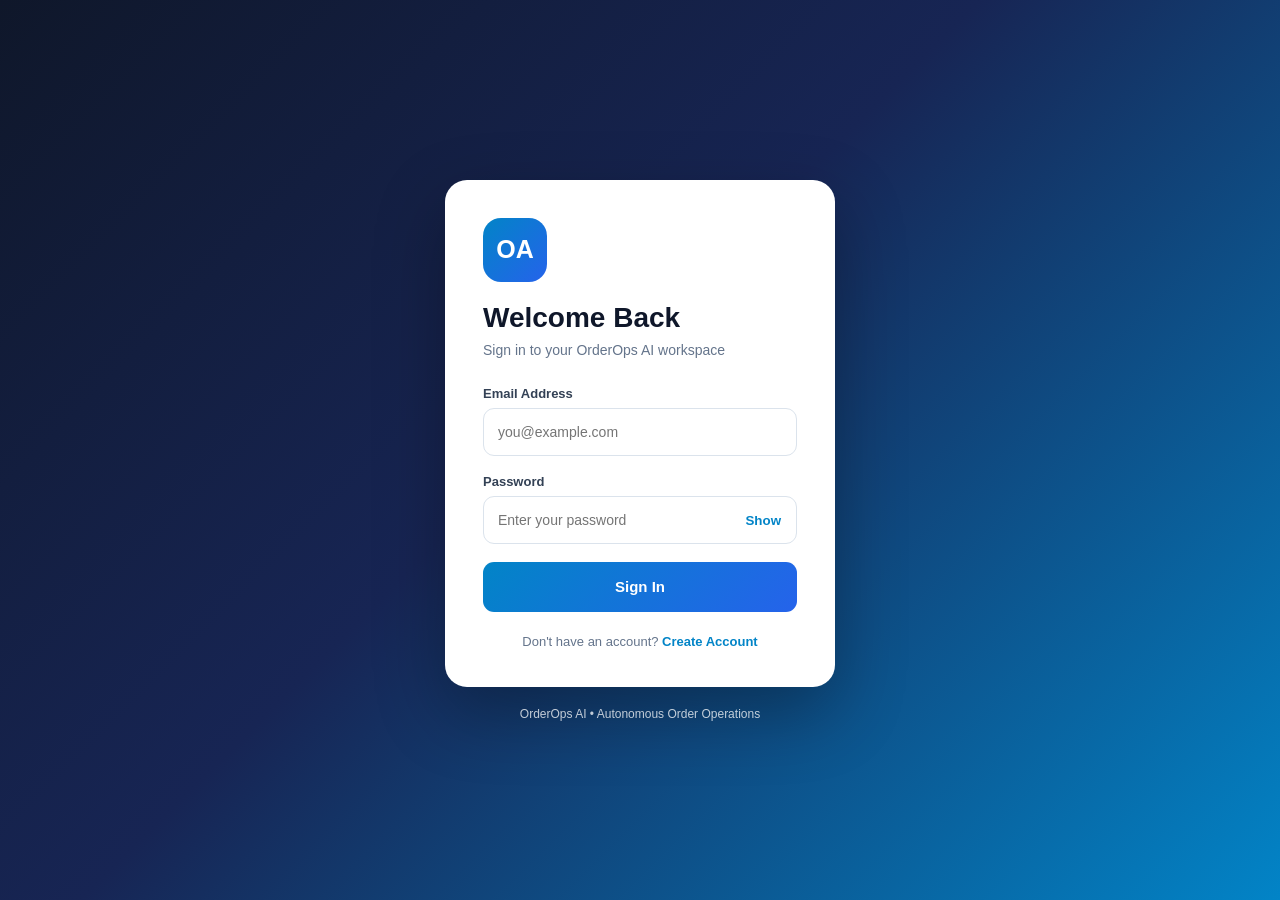
<file: frontend/index.html>
<!DOCTYPE html>
<html>
<head>
    <meta charset="UTF-8">
    <title>OrderOps AI</title>
</head>
<body>
<script>
    const token = localStorage.getItem("access_token");

    if (token) {
        window.location.href = "dashboard.html";
    } else {
        window.location.href = "login.html";
    }
</script>
</body>
</html>
</file>
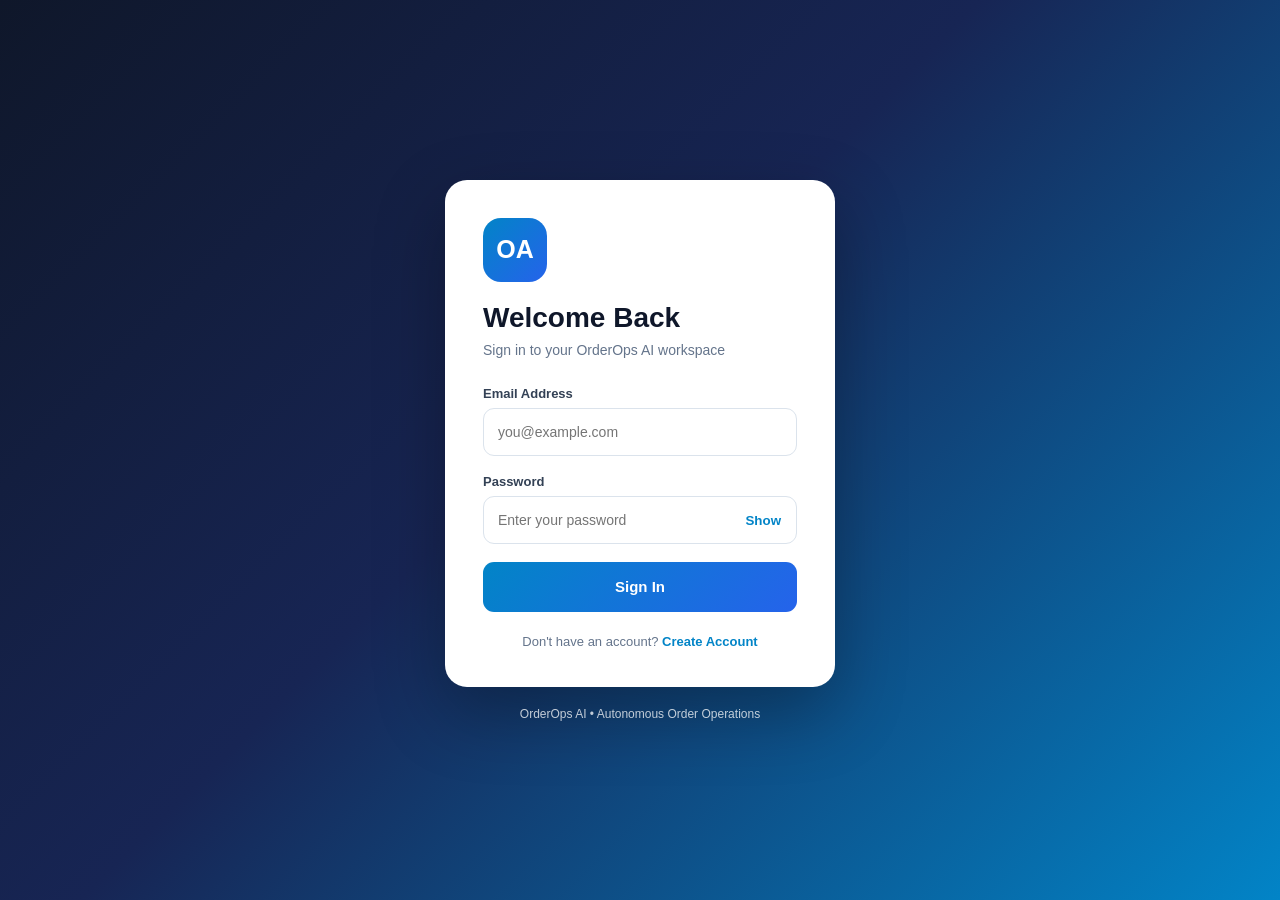
<file: frontend/ai-agents.html>
<!DOCTYPE html>
<html lang="en">

<head>

<meta charset="UTF-8">

<meta name="viewport"
content="width=device-width, initial-scale=1.0">

<title>AI Business Assistant | OrderOps AI</title>

<link rel="stylesheet"
href="css/app.css">

<style>

/* =========================================================
   AI ASSISTANT PAGE
========================================================= */

.ai-page {
    display: flex;
    flex-direction: column;
    height: calc(100vh - 48px);
    min-height: 650px;
}

.ai-header {
    display: flex;
    justify-content: space-between;
    align-items: center;
    gap: 20px;
    margin-bottom: 20px;
}

.ai-header-left {
    display: flex;
    align-items: center;
    gap: 14px;
}

.ai-icon {
    width: 52px;
    height: 52px;
    border-radius: 14px;
    background: linear-gradient(135deg, #2563eb, #7c3aed);
    display: flex;
    align-items: center;
    justify-content: center;
    font-size: 26px;
    box-shadow: 0 8px 25px rgba(37, 99, 235, 0.25);
}

.ai-title {
    margin: 0;
    font-size: 26px;
    font-weight: 700;
}

.ai-subtitle {
    margin-top: 4px;
    color: #64748b;
    font-size: 14px;
}

.ai-status {
    display: flex;
    align-items: center;
    gap: 8px;
    padding: 8px 13px;
    border-radius: 20px;
    background: #ecfdf5;
    color: #047857;
    font-size: 13px;
    font-weight: 600;
}

.ai-status-dot {
    width: 8px;
    height: 8px;
    border-radius: 50%;
    background: #10b981;
}


/* =========================================================
   QUICK ACTIONS
========================================================= */

.quick-actions {
    display: flex;
    gap: 9px;
    flex-wrap: wrap;
    margin-bottom: 16px;
}

.quick-btn {
    border: 1px solid #e2e8f0;
    background: #ffffff;
    color: #334155;
    border-radius: 9px;
    padding: 9px 13px;
    cursor: pointer;
    font-size: 13px;
    font-weight: 600;
    transition: 0.2s;
}

.quick-btn:hover {
    border-color: #2563eb;
    color: #2563eb;
    background: #eff6ff;
    transform: translateY(-1px);
}


/* =========================================================
   CHAT CARD
========================================================= */

.ai-chat-card {
    flex: 1;
    min-height: 0;
    background: #ffffff;
    border: 1px solid #e2e8f0;
    border-radius: 16px;
    overflow: hidden;
    display: flex;
    flex-direction: column;
    box-shadow: 0 5px 25px rgba(15, 23, 42, 0.06);
}

.chat-top {
    padding: 15px 20px;
    border-bottom: 1px solid #e2e8f0;
    display: flex;
    align-items: center;
    justify-content: space-between;
}

.chat-top-title {
    font-weight: 700;
    color: #0f172a;
}

.chat-top-subtitle {
    font-size: 12px;
    color: #64748b;
    margin-top: 3px;
}

.clear-chat {
    border: none;
    background: #f8fafc;
    color: #64748b;
    padding: 7px 11px;
    border-radius: 8px;
    cursor: pointer;
    font-size: 12px;
}

.clear-chat:hover {
    background: #f1f5f9;
    color: #0f172a;
}


/* =========================================================
   MESSAGES
========================================================= */

.chat-messages {
    flex: 1;
    min-height: 0;
    overflow-y: auto;
    padding: 24px;
    background:
        radial-gradient(
            circle at top right,
            rgba(37, 99, 235, 0.04),
            transparent 35%
        ),
        #f8fafc;
}

.message {
    display: flex;
    margin-bottom: 18px;
}

.message.user {
    justify-content: flex-end;
}

.message.ai {
    justify-content: flex-start;
}

.message-bubble {
    max-width: 90%;
    border-radius: 14px;
    padding: 14px 16px;
    line-height: 1.55;
    font-size: 14px;
}

.message.user .message-bubble {
    background: #2563eb;
    color: white;
    border-bottom-right-radius: 4px;
}

.message.ai .message-bubble {
    background: white;
    color: #334155;
    border: 1px solid #e2e8f0;
    border-bottom-left-radius: 4px;
    box-shadow: 0 3px 12px rgba(15, 23, 42, 0.04);
}


/* =========================================================
   WELCOME
========================================================= */

.welcome-box {
    max-width: 760px;
    margin: 25px auto;
    text-align: center;
}

.welcome-icon {
    width: 66px;
    height: 66px;
    margin: auto;
    border-radius: 18px;
    background: linear-gradient(135deg, #2563eb, #7c3aed);
    color: white;
    display: flex;
    align-items: center;
    justify-content: center;
    font-size: 31px;
    box-shadow: 0 12px 35px rgba(37, 99, 235, 0.22);
}

.welcome-box h2 {
    margin: 16px 0 7px;
    color: #0f172a;
}

.welcome-box p {
    margin: 0 auto;
    max-width: 600px;
    color: #64748b;
    font-size: 14px;
}


/* =========================================================
   REPORT
========================================================= */

.report {
    min-width: 0;
}

.report-title {
    font-size: 17px;
    font-weight: 700;
    color: #0f172a;
    margin-bottom: 5px;
}

.report-subtitle {
    color: #64748b;
    font-size: 12px;
    margin-bottom: 16px;
}

.report-grid {
    display: grid;
    grid-template-columns:
        repeat(auto-fit, minmax(135px, 1fr));
    gap: 9px;
    margin-bottom: 16px;
}

.report-stat {
    background: #f8fafc;
    border: 1px solid #e2e8f0;
    border-radius: 10px;
    padding: 11px;
}

.report-stat-label {
    font-size: 11px;
    color: #64748b;
    margin-bottom: 5px;
}

.report-stat-value {
    font-size: 18px;
    font-weight: 700;
    color: #0f172a;
}

.report-section {
    margin-top: 15px;
}

.report-section-title {
    font-size: 13px;
    font-weight: 700;
    color: #0f172a;
    margin-bottom: 9px;
}

.info-grid {
    display: grid;
    grid-template-columns:
        repeat(auto-fit, minmax(180px, 1fr));
    gap: 8px;
}

.info-item {
    background: #f8fafc;
    border: 1px solid #e2e8f0;
    border-radius: 8px;
    padding: 9px 11px;
}

.info-label {
    color: #64748b;
    font-size: 11px;
}

.info-value {
    color: #0f172a;
    font-size: 13px;
    font-weight: 600;
    margin-top: 3px;
}

.ai-summary {
    background: #eff6ff;
    border: 1px solid #bfdbfe;
    border-radius: 10px;
    padding: 12px;
    color: #1e3a8a;
    font-size: 13px;
    line-height: 1.55;
}

.report-table-wrapper {
    overflow-x: auto;
    border: 1px solid #e2e8f0;
    border-radius: 10px;
}

.report-table {
    width: 100%;
    border-collapse: collapse;
    min-width: 750px;
    font-size: 12px;
}

.report-table th {
    text-align: left;
    padding: 9px 10px;
    background: #f8fafc;
    color: #64748b;
    font-size: 11px;
    border-bottom: 1px solid #e2e8f0;
}

.report-table td {
    padding: 10px;
    border-bottom: 1px solid #f1f5f9;
    color: #334155;
}

.report-table tr:last-child td {
    border-bottom: none;
}

.status-badge {
    display: inline-flex;
    padding: 4px 7px;
    border-radius: 999px;
    font-size: 10px;
    font-weight: 700;
}

.status-good {
    background: #dcfce7;
    color: #166534;
}

.status-warning {
    background: #fef3c7;
    color: #92400e;
}

.status-danger {
    background: #fee2e2;
    color: #991b1b;
}

.status-neutral {
    background: #e2e8f0;
    color: #475569;
}


/* =========================================================
   TYPING
========================================================= */

.typing {
    display: inline-flex;
    align-items: center;
    gap: 4px;
}

.typing span {
    width: 6px;
    height: 6px;
    border-radius: 50%;
    background: #94a3b8;
    animation: typing 1.2s infinite;
}

.typing span:nth-child(2) {
    animation-delay: 0.15s;
}

.typing span:nth-child(3) {
    animation-delay: 0.3s;
}

@keyframes typing {

    0%, 60%, 100% {
        opacity: 0.35;
        transform: translateY(0);
    }

    30% {
        opacity: 1;
        transform: translateY(-3px);
    }

}


/* =========================================================
   INPUT
========================================================= */

.chat-input-area {
    padding: 14px;
    border-top: 1px solid #e2e8f0;
    background: #ffffff;
}

.chat-form {
    display: flex;
    align-items: center;
    gap: 9px;
}

.chat-input {
    flex: 1;
    min-width: 0;
    height: 46px;
    border: 1px solid #cbd5e1;
    border-radius: 11px;
    padding: 0 14px;
    outline: none;
    font-size: 14px;
    color: #0f172a;
    background: #f8fafc;
}

.chat-input:focus {
    border-color: #2563eb;
    background: #ffffff;
    box-shadow: 0 0 0 3px rgba(37, 99, 235, 0.08);
}

.send-btn {
    height: 46px;
    min-width: 90px;
    border: none;
    border-radius: 11px;
    background: #2563eb;
    color: white;
    font-weight: 700;
    cursor: pointer;
    transition: 0.2s;
}

.send-btn:hover {
    background: #1d4ed8;
}

.send-btn:disabled {
    opacity: 0.6;
    cursor: not-allowed;
}

.input-hint {
    margin-top: 7px;
    padding-left: 3px;
    color: #94a3b8;
    font-size: 11px;
}


/* =========================================================
   SIDEBAR SAFETY
   =========================================================
   Ye styles ensure karte hain ke navigator visible rahe
   agar app.css mein sidebar styling incomplete ho.
========================================================= */

.sidebar {
    display: flex;
    flex-direction: column;
}

.sidebar .nav-link {
    display: flex;
    align-items: center;
    text-decoration: none;
}

.sidebar .nav-link.active {
    font-weight: 700;
}


/* =========================================================
   MOBILE
========================================================= */

@media (max-width: 900px) {

    .ai-header {
        align-items: flex-start;
    }

    .ai-status {
        display: none;
    }

    .message-bubble {
        max-width: 94%;
    }

}

@media (max-width: 650px) {

    .ai-page {
        height: calc(100vh - 20px);
        min-height: 600px;
    }

    .ai-header {
        margin-bottom: 12px;
    }

    .ai-icon {
        width: 44px;
        height: 44px;
        font-size: 22px;
    }

    .ai-title {
        font-size: 21px;
    }

    .quick-actions {
        flex-wrap: nowrap;
        overflow-x: auto;
        padding-bottom: 4px;
    }

    .quick-btn {
        flex: 0 0 auto;
    }

    .chat-messages {
        padding: 15px;
    }

    .chat-input-area {
        padding: 10px;
    }

    .send-btn {
        min-width: 65px;
    }

}

</style>

</head>


<body>


<!-- =======================================================
     SIDEBAR / NAVIGATOR
======================================================= -->

<aside class="sidebar">

    <div class="logo">
        Order<span>Ops</span> AI
    </div>


    <a class="nav-link"
       href="dashboard.html">
        📊 Dashboard
    </a>


    <a class="nav-link"
       href="customers.html">
        👥 Customers
    </a>


    <a class="nav-link"
       href="products.html">
        📦 Products
    </a>


    <a class="nav-link"
       href="orders.html">
        🧾 Orders
    </a>


    <a class="nav-link"
       href="review-queue.html">
        ⚠️ Review Queue
    </a>


    <a class="nav-link active"
       href="ai-agents.html">
        🤖 AI Agents
    </a>


    <a class="nav-link"
       href="reports.html">
        📈 Reports
    </a>


    <a class="nav-link"
       href="settings.html">
        ⚙️ Settings
    </a>


    <a class="nav-link"
       href="#"
       onclick="logout(); return false;">
        🚪 Logout
    </a>

</aside>



<!-- =======================================================
     MAIN
======================================================= -->

<main class="main">

<div class="ai-page">


    <!-- HEADER -->

    <div class="ai-header">

        <div class="ai-header-left">

            <div class="ai-icon">
                🤖
            </div>

            <div>

                <h1 class="ai-title">
                    AI Business Assistant
                </h1>

                <div class="ai-subtitle">
                    Ask questions about your real OrderOps business data
                </div>

            </div>

        </div>


        <div class="ai-status">

            <span class="ai-status-dot"></span>

            AI Online

        </div>

    </div>



    <!-- QUICK ACTIONS -->

    <div class="quick-actions">

        <button
            class="quick-btn"
            onclick="askQuick('business summary')">

            📊 Business Summary

        </button>


        <button
            class="quick-btn"
            onclick="askQuick('today')">

            📅 Today

        </button>


        <button
            class="quick-btn"
            onclick="askQuick('today sales')">

            💰 Today's Sales

        </button>


        <button
            class="quick-btn"
            onclick="askQuick('today orders')">

            🧾 Today's Orders

        </button>


        <button
            class="quick-btn"
            onclick="askQuick('pending orders')">

            ⏳ Pending Orders

        </button>


        <button
            class="quick-btn"
            onclick="askQuick('high risk orders')">

            🔴 High Risk

        </button>


        <button
            class="quick-btn"
            onclick="askQuick('inventory')">

            📦 Inventory

        </button>

    </div>



    <!-- CHAT -->

    <div class="ai-chat-card">


        <div class="chat-top">

            <div>

                <div class="chat-top-title">
                    Business Intelligence
                </div>

                <div class="chat-top-subtitle">
                    Customer, order, sales, risk and inventory insights
                </div>

            </div>


            <button
                class="clear-chat"
                onclick="clearChat()">

                Clear Chat

            </button>

        </div>



        <!-- MESSAGES -->

        <div
            id="chatMessages"
            class="chat-messages">


            <div class="welcome-box">

                <div class="welcome-icon">
                    🤖
                </div>

                <h2>
                    How can I help you?
                </h2>

                <p>
                    I can analyze your actual OrderOps database and
                    provide customer, order, sales, risk and inventory
                    reports.
                </p>

            </div>

        </div>



        <!-- INPUT -->

        <div class="chat-input-area">

            <form
                id="chatForm"
                class="chat-form">

                <input
                    id="chatInput"
                    class="chat-input"
                    type="text"
                    autocomplete="off"
                    placeholder="Ask something like: 25, today sales, pending orders...">

                <button
                    id="sendBtn"
                    class="send-btn"
                    type="submit">

                    Send

                </button>

            </form>


            <div class="input-hint">

                Try:
                <strong>25</strong>
                ·
                <strong>25 details</strong>
                ·
                <strong>25 orders</strong>
                ·
                <strong>today sales</strong>
                ·
                <strong>inventory</strong>

            </div>

        </div>

    </div>

</div>

</main>



<script src="js/api.js"></script>


<script>

/* =========================================================
   AUTH
========================================================= */

if (!requireAuth()) {
    // api.js handles redirect
}


/* =========================================================
   ELEMENTS
========================================================= */

const chatMessages =
    document.getElementById("chatMessages");

const chatInput =
    document.getElementById("chatInput");

const chatForm =
    document.getElementById("chatForm");

const sendBtn =
    document.getElementById("sendBtn");


/* =========================================================
   HTML ESCAPE
========================================================= */

function escapeHtml(value) {

    return String(value ?? "")
        .replace(/&/g, "&amp;")
        .replace(/</g, "&lt;")
        .replace(/>/g, "&gt;")
        .replace(/"/g, "&quot;")
        .replace(/'/g, "&#039;");

}


/* =========================================================
   MONEY
========================================================= */

function formatMoney(value) {

    return `Rs. ${Number(value || 0).toLocaleString(
        "en-PK",
        {
            minimumFractionDigits: 2,
            maximumFractionDigits: 2
        }
    )}`;

}


/* =========================================================
   DATE
========================================================= */

function formatDate(value) {

    if (!value) {
        return "-";
    }

    if (
        typeof value === "string" &&
        value.includes(" ")
    ) {
        return escapeHtml(value);
    }

    const date =
        new Date(value);

    if (Number.isNaN(date.getTime())) {
        return escapeHtml(value);
    }

    return date.toLocaleString(
        "en-PK",
        {
            dateStyle: "medium",
            timeStyle: "short"
        }
    );

}


/* =========================================================
   STATUS
========================================================= */

function statusClass(status) {

    const value =
        String(status || "")
        .toLowerCase();

    if (
        value.includes("high") ||
        value.includes("cancel") ||
        value.includes("danger") ||
        value.includes("out_of_stock")
    ) {
        return "status-danger";
    }

    if (
        value.includes("pending") ||
        value.includes("review") ||
        value.includes("medium") ||
        value.includes("inventory") ||
        value.includes("low_stock")
    ) {
        return "status-warning";
    }

    if (
        value.includes("approved") ||
        value.includes("complete") ||
        value.includes("paid") ||
        value.includes("low") ||
        value.includes("ready") ||
        value.includes("healthy") ||
        value.includes("active")
    ) {
        return "status-good";
    }

    return "status-neutral";

}


function badge(value) {

    return `
        <span class="status-badge ${statusClass(value)}">
            ${escapeHtml(value || "-")}
        </span>
    `;

}


/* =========================================================
   USER MESSAGE
========================================================= */

function addUserMessage(text) {

    const wrapper =
        document.createElement("div");

    wrapper.className =
        "message user";

    wrapper.innerHTML = `

        <div class="message-bubble">

            ${escapeHtml(text)}

        </div>

    `;

    chatMessages.appendChild(wrapper);

    scrollChat();

}


/* =========================================================
   AI MESSAGE
========================================================= */

function addAIMessage(html) {

    const wrapper =
        document.createElement("div");

    wrapper.className =
        "message ai";

    wrapper.innerHTML = `

        <div class="message-bubble report">

            ${html}

        </div>

    `;

    chatMessages.appendChild(wrapper);

    scrollChat();

}


/* =========================================================
   TYPING
========================================================= */

function addTyping() {

    const wrapper =
        document.createElement("div");

    wrapper.id =
        "typingMessage";

    wrapper.className =
        "message ai";

    wrapper.innerHTML = `

        <div class="message-bubble">

            <div class="typing">

                <span></span>
                <span></span>
                <span></span>

            </div>

        </div>

    `;

    chatMessages.appendChild(wrapper);

    scrollChat();

}


function removeTyping() {

    const typing =
        document.getElementById(
            "typingMessage"
        );

    if (typing) {
        typing.remove();
    }

}


/* =========================================================
   SCROLL
========================================================= */

function scrollChat() {

    chatMessages.scrollTop =
        chatMessages.scrollHeight;

}


/* =========================================================
   CUSTOMER REPORT
========================================================= */

function renderCustomerReport(report) {

    const customer =
        report.customer || {};

    const orders =
        report.orders ||
        report.orders_list ||
        [];

    const summary =
        report.summary || {};

    let ordersHtml = "";


    if (orders.length) {

        ordersHtml = `

            <div class="report-section">

                <div class="report-section-title">
                    Customer Orders
                </div>

                <div class="report-table-wrapper">

                    <table class="report-table">

                        <thead>

                            <tr>

                                <th>Order</th>
                                <th>Date</th>
                                <th>Status</th>
                                <th>Risk</th>
                                <th>Amount</th>
                                <th>Due</th>

                            </tr>

                        </thead>

                        <tbody>

                            ${orders.map(order => `

                                <tr>

                                    <td>
                                        <strong>
                                            ${escapeHtml(
                                                order.order_number || "-"
                                            )}
                                        </strong>
                                    </td>

                                    <td>
                                        ${formatDate(
                                            order.created_at ||
                                            order.date
                                        )}
                                    </td>

                                    <td>
                                        ${badge(order.status)}
                                    </td>

                                    <td>
                                        ${badge(
                                            order.risk_level ||
                                            "low"
                                        )}
                                    </td>

                                    <td>
                                        <strong>
                                            ${formatMoney(
                                                order.total_amount
                                            )}
                                        </strong>
                                    </td>

                                    <td>
                                        ${formatMoney(
                                            order.outstanding_amount
                                        )}
                                    </td>

                                </tr>

                            `).join("")}

                        </tbody>

                    </table>

                </div>

            </div>

        `;

    }


    return `

        <div class="report-title">

            Customer #${escapeHtml(
                customer.id ??
                report.customer_id ??
                "-"
            )}

        </div>


        <div class="report-subtitle">

            Complete customer intelligence report

        </div>


        <div class="report-grid">

            <div class="report-stat">

                <div class="report-stat-label">
                    Total Orders
                </div>

                <div class="report-stat-value">
                    ${summary.total_orders ?? 0}
                </div>

            </div>


            <div class="report-stat">

                <div class="report-stat-label">
                    Total Sales
                </div>

                <div class="report-stat-value">
                    ${formatMoney(
                        summary.total_sales
                    )}
                </div>

            </div>


            <div class="report-stat">

                <div class="report-stat-label">
                    Recovered
                </div>

                <div class="report-stat-value">
                    ${formatMoney(
                        summary.recovered
                    )}
                </div>

            </div>


            <div class="report-stat">

                <div class="report-stat-label">
                    Outstanding
                </div>

                <div class="report-stat-value">
                    ${formatMoney(
                        summary.outstanding
                    )}
                </div>

            </div>

        </div>


        <div class="report-section">

            <div class="report-section-title">
                Customer Information
            </div>

            <div class="info-grid">

                <div class="info-item">

                    <div class="info-label">
                        Name
                    </div>

                    <div class="info-value">
                        ${escapeHtml(
                            customer.name || "-"
                        )}
                    </div>

                </div>


                <div class="info-item">

                    <div class="info-label">
                        Phone
                    </div>

                    <div class="info-value">
                        ${escapeHtml(
                            customer.phone || "-"
                        )}
                    </div>

                </div>


                <div class="info-item">

                    <div class="info-label">
                        Email
                    </div>

                    <div class="info-value">
                        ${escapeHtml(
                            customer.email || "-"
                        )}
                    </div>

                </div>


                <div class="info-item">

                    <div class="info-label">
                        Customer Since
                    </div>

                    <div class="info-value">
                        ${formatDate(
                            customer.created_at
                        )}
                    </div>

                </div>


                <div class="info-item">

                    <div class="info-label">
                        Address
                    </div>

                    <div class="info-value">
                        ${escapeHtml(
                            customer.address || "-"
                        )}
                    </div>

                </div>

            </div>

        </div>


        <div class="report-section">

            <div class="report-section-title">
                Order Status
            </div>

            <div class="info-grid">

                <div class="info-item">
                    <div class="info-label">
                        Completed
                    </div>
                    <div class="info-value">
                        ${summary.completed ?? 0}
                    </div>
                </div>

                <div class="info-item">
                    <div class="info-label">
                        Pending
                    </div>
                    <div class="info-value">
                        ${summary.pending ?? 0}
                    </div>
                </div>

                <div class="info-item">
                    <div class="info-label">
                        Cancelled
                    </div>
                    <div class="info-value">
                        ${summary.cancelled ?? 0}
                    </div>
                </div>

                <div class="info-item">
                    <div class="info-label">
                        High Risk
                    </div>
                    <div class="info-value">
                        ${summary.high_risk ?? 0}
                    </div>
                </div>

            </div>

        </div>


        ${
            report.ai_summary
            ?
            `
            <div class="report-section">

                <div class="report-section-title">
                    AI Summary
                </div>

                <div class="ai-summary">

                    🤖
                    ${escapeHtml(
                        report.ai_summary
                    )}

                </div>

            </div>
            `
            :
            ""
        }


        ${ordersHtml}

    `;

}


/* =========================================================
   TODAY REPORT
========================================================= */

function renderTodayReport(report) {

    const sales =
        report.sales || {};

    const orders =
        report.orders || {};

    const risk =
        report.risk || {};

    const customers =
        report.customers || {};

    const topProduct =
        report.top_product || {};

    const ordersList =
        report.orders_list || [];


    return `

        <div class="report-title">

            ${escapeHtml(
                report.title ||
                "Today's Business Intelligence"
            )}

        </div>

        <div class="report-subtitle">

            ${escapeHtml(
                report.date ||
                ""
            )}

        </div>


        <div class="report-grid">

            <div class="report-stat">

                <div class="report-stat-label">
                    Orders
                </div>

                <div class="report-stat-value">
                    ${orders.total ?? 0}
                </div>

            </div>


            <div class="report-stat">

                <div class="report-stat-label">
                    Sales
                </div>

                <div class="report-stat-value">
                    ${formatMoney(
                        sales.total_sales
                    )}
                </div>

            </div>


            <div class="report-stat">

                <div class="report-stat-label">
                    Recovered
                </div>

                <div class="report-stat-value">
                    ${formatMoney(
                        sales.recovered
                    )}
                </div>

            </div>


            <div class="report-stat">

                <div class="report-stat-label">
                    Outstanding
                </div>

                <div class="report-stat-value">
                    ${formatMoney(
                        sales.outstanding
                    )}
                </div>

            </div>


            <div class="report-stat">

                <div class="report-stat-label">
                    Approved
                </div>

                <div class="report-stat-value">
                    ${orders.approved ?? 0}
                </div>

            </div>


            <div class="report-stat">

                <div class="report-stat-label">
                    Pending
                </div>

                <div class="report-stat-value">
                    ${orders.pending ?? 0}
                </div>

            </div>


            <div class="report-stat">

                <div class="report-stat-label">
                    High Risk
                </div>

                <div class="report-stat-value">
                    ${risk.high ?? 0}
                </div>

            </div>


            <div class="report-stat">

                <div class="report-stat-label">
                    Customers Served
                </div>

                <div class="report-stat-value">
                    ${customers.customers_served ?? 0}
                </div>

            </div>

        </div>


        ${
            topProduct.name
            ?
            `
            <div class="report-section">

                <div class="report-section-title">
                    Top Product
                </div>

                <div class="info-grid">

                    <div class="info-item">

                        <div class="info-label">
                            Product
                        </div>

                        <div class="info-value">
                            ${escapeHtml(
                                topProduct.name
                            )}
                        </div>

                    </div>


                    <div class="info-item">

                        <div class="info-label">
                            Quantity
                        </div>

                        <div class="info-value">
                            ${topProduct.quantity ?? 0}
                        </div>

                    </div>

                </div>

            </div>
            `
            :
            ""
        }


        ${
            report.ai_summary
            ?
            `
            <div class="report-section">

                <div class="report-section-title">
                    AI Executive Summary
                </div>

                <div class="ai-summary">

                    🤖
                    ${escapeHtml(
                        report.ai_summary
                    )}

                </div>

            </div>
            `
            :
            ""
        }


        ${
            ordersList.length
            ?
            `
            <div class="report-section">

                <div class="report-section-title">
                    Today's Orders
                </div>

                <div class="report-table-wrapper">

                    <table class="report-table">

                        <thead>

                            <tr>

                                <th>Order</th>
                                <th>Customer</th>
                                <th>Date</th>
                                <th>Status</th>
                                <th>Risk</th>
                                <th>Total</th>
                                <th>Due</th>

                            </tr>

                        </thead>

                        <tbody>

                            ${ordersList.map(order => `

                                <tr>

                                    <td>
                                        <strong>
                                            ${escapeHtml(
                                                order.order_number ||
                                                "-"
                                            )}
                                        </strong>
                                    </td>

                                    <td>
                                        ${escapeHtml(
                                            order.customer_name ||
                                            `Customer #${order.customer_id || "-"}`
                                        )}
                                    </td>

                                    <td>
                                        ${escapeHtml(
                                            order.date ||
                                            "-"
                                        )}
                                    </td>

                                    <td>
                                        ${badge(
                                            order.status
                                        )}
                                    </td>

                                    <td>
                                        ${badge(
                                            order.risk_level ||
                                            "low"
                                        )}
                                    </td>

                                    <td>
                                        <strong>
                                            ${formatMoney(
                                                order.total_amount
                                            )}
                                        </strong>
                                    </td>

                                    <td>
                                        ${formatMoney(
                                            order.outstanding_amount
                                        )}
                                    </td>

                                </tr>

                            `).join("")}

                        </tbody>

                    </table>

                </div>

            </div>
            `
            :
            ""
        }

    `;

}


/* =========================================================
   SALES REPORT
========================================================= */

function renderSalesReport(report) {

    const sales =
        report.sales ||
        report.financials ||
        report;


    return `

        <div class="report-title">

            ${escapeHtml(
                report.title ||
                "Sales Intelligence"
            )}

        </div>


        <div class="report-subtitle">
            Sales and payment performance
        </div>


        <div class="report-grid">

            <div class="report-stat">

                <div class="report-stat-label">
                    Total Sales
                </div>

                <div class="report-stat-value">
                    ${formatMoney(
                        sales.total_sales
                    )}
                </div>

            </div>


            <div class="report-stat">

                <div class="report-stat-label">
                    Recovered
                </div>

                <div class="report-stat-value">
                    ${formatMoney(
                        sales.recovered
                    )}
                </div>

            </div>


            <div class="report-stat">

                <div class="report-stat-label">
                    Outstanding
                </div>

                <div class="report-stat-value">
                    ${formatMoney(
                        sales.outstanding
                    )}
                </div>

            </div>


            <div class="report-stat">

                <div class="report-stat-label">
                    Refunds
                </div>

                <div class="report-stat-value">
                    ${formatMoney(
                        sales.refunds
                    )}
                </div>

            </div>

        </div>


        ${
            report.ai_summary
            ?
            `
            <div class="report-section">

                <div class="report-section-title">
                    AI Sales Insight
                </div>

                <div class="ai-summary">

                    💰
                    ${escapeHtml(
                        report.ai_summary
                    )}

                </div>

            </div>
            `
            :
            ""
        }

    `;

}


/* =========================================================
   ORDER LIST
========================================================= */

function renderOrderListReport(report) {

    const orders =
        report.orders_list ||
        report.orders ||
        [];

    const total =
        report.total ??
        report.total_orders ??
        orders.length;


    return `

        <div class="report-title">
            Order Intelligence
        </div>

        <div class="report-subtitle">
            ${total} order(s) matched your request
        </div>


        ${
            orders.length
            ?
            `
            <div class="report-table-wrapper">

                <table class="report-table">

                    <thead>

                        <tr>

                            <th>Order</th>
                            <th>Customer</th>
                            <th>Date</th>
                            <th>Status</th>
                            <th>Risk</th>
                            <th>Total</th>
                            <th>Due</th>

                        </tr>

                    </thead>

                    <tbody>

                        ${orders.map(order => `

                            <tr>

                                <td>
                                    <strong>
                                        ${escapeHtml(
                                            order.order_number ||
                                            `#${order.id || "-"}`
                                        )}
                                    </strong>
                                </td>

                                <td>
                                    ${escapeHtml(
                                        order.customer_name ||
                                        `Customer #${order.customer_id || "-"}`
                                    )}
                                </td>

                                <td>
                                    ${escapeHtml(
                                        order.date ||
                                        formatDate(
                                            order.created_at
                                        )
                                    )}
                                </td>

                                <td>
                                    ${badge(
                                        order.status
                                    )}
                                </td>

                                <td>
                                    ${badge(
                                        order.risk_level ||
                                        "low"
                                    )}
                                </td>

                                <td>
                                    <strong>
                                        ${formatMoney(
                                            order.total_amount
                                        )}
                                    </strong>
                                </td>

                                <td>
                                    ${formatMoney(
                                        order.outstanding_amount
                                    )}
                                </td>

                            </tr>

                        `).join("")}

                    </tbody>

                </table>

            </div>
            `
            :
            `
            <div class="info-item">
                No orders matched your request.
            </div>
            `
        }


        ${
            report.ai_summary
            ?
            `
            <div class="report-section">

                <div class="report-section-title">
                    AI Summary
                </div>

                <div class="ai-summary">

                    🤖
                    ${escapeHtml(
                        report.ai_summary
                    )}

                </div>

            </div>
            `
            :
            ""
        }

    `;

}


/* =========================================================
   INVENTORY
========================================================= */

function renderInventoryReport(report) {

    const products =
        report.products ||
        report.inventory ||
        [];


    return `

        <div class="report-title">

            ${escapeHtml(
                report.title ||
                "Inventory Intelligence"
            )}

        </div>

        <div class="report-subtitle">
            Current product stock position
        </div>


        ${
            Array.isArray(products) &&
            products.length
            ?
            `
            <div class="report-table-wrapper">

                <table class="report-table">

                    <thead>

                        <tr>

                            <th>SKU</th>
                            <th>Product</th>
                            <th>Price</th>
                            <th>Stock</th>
                            <th>Status</th>

                        </tr>

                    </thead>

                    <tbody>

                        ${products.map(product => `

                            <tr>

                                <td>
                                    ${escapeHtml(
                                        product.sku ||
                                        "-"
                                    )}
                                </td>

                                <td>
                                    <strong>
                                        ${escapeHtml(
                                            product.name ||
                                            "-"
                                        )}
                                    </strong>
                                </td>

                                <td>
                                    ${formatMoney(
                                        product.price
                                    )}
                                </td>

                                <td>
                                    ${
                                        product.stock_quantity ??
                                        product.stock ??
                                        0
                                    }
                                </td>

                                <td>
                                    ${badge(
                                        product.stock_status ||
                                        product.status ||
                                        (
                                            Number(
                                                product.stock_quantity ||
                                                product.stock ||
                                                0
                                            ) <= 0
                                            ?
                                            "out_of_stock"
                                            :
                                            Number(
                                                product.stock_quantity ||
                                                product.stock ||
                                                0
                                            ) <= 10
                                            ?
                                            "low_stock"
                                            :
                                            "healthy"
                                        )
                                    )}
                                </td>

                            </tr>

                        `).join("")}

                    </tbody>

                </table>

            </div>
            `
            :
            `
            <div class="ai-summary">

                ${escapeHtml(
                    report.ai_summary ||
                    "No inventory records found."
                )}

            </div>
            `
        }


        ${
            report.ai_summary &&
            Array.isArray(products) &&
            products.length
            ?
            `
            <div class="report-section">

                <div class="report-section-title">
                    AI Inventory Insight
                </div>

                <div class="ai-summary">

                    📦
                    ${escapeHtml(
                        report.ai_summary
                    )}

                </div>

            </div>
            `
            :
            ""
        }

    `;

}


/* =========================================================
   BUSINESS SUMMARY
========================================================= */

function renderBusinessSummary(report) {

    const products =
        report.products || {};

    const orders =
        report.orders || {};

    const financials =
        report.financials || {};


    return `

        <div class="report-title">

            ${escapeHtml(
                report.title ||
                "OrderOps AI Executive Business Summary"
            )}

        </div>

        <div class="report-subtitle">
            Overall business intelligence
        </div>


        <div class="report-grid">

            <div class="report-stat">

                <div class="report-stat-label">
                    Customers
                </div>

                <div class="report-stat-value">
                    ${report.customers ?? 0}
                </div>

            </div>


            <div class="report-stat">

                <div class="report-stat-label">
                    Products
                </div>

                <div class="report-stat-value">
                    ${products.total ?? 0}
                </div>

            </div>


            <div class="report-stat">

                <div class="report-stat-label">
                    Active Products
                </div>

                <div class="report-stat-value">
                    ${products.active ?? 0}
                </div>

            </div>


            <div class="report-stat">

                <div class="report-stat-label">
                    Total Orders
                </div>

                <div class="report-stat-value">
                    ${orders.total ?? 0}
                </div>

            </div>


            <div class="report-stat">

                <div class="report-stat-label">
                    Completed
                </div>

                <div class="report-stat-value">
                    ${orders.completed ?? 0}
                </div>

            </div>


            <div class="report-stat">

                <div class="report-stat-label">
                    Pending
                </div>

                <div class="report-stat-value">
                    ${orders.pending ?? 0}
                </div>

            </div>


            <div class="report-stat">

                <div class="report-stat-label">
                    Total Sales
                </div>

                <div class="report-stat-value">
                    ${formatMoney(
                        financials.total_sales
                    )}
                </div>

            </div>


            <div class="report-stat">

                <div class="report-stat-label">
                    Outstanding
                </div>

                <div class="report-stat-value">
                    ${formatMoney(
                        financials.outstanding
                    )}
                </div>

            </div>


            <div class="report-stat">

                <div class="report-stat-label">
                    Recovered
                </div>

                <div class="report-stat-value">
                    ${formatMoney(
                        financials.recovered
                    )}
                </div>

            </div>


            <div class="report-stat">

                <div class="report-stat-label">
                    High Risk
                </div>

                <div class="report-stat-value">
                    ${orders.high_risk ?? 0}
                </div>

            </div>

        </div>


        <div class="report-section">

            <div class="report-section-title">
                AI Executive Summary
            </div>

            <div class="ai-summary">

                🤖
                ${escapeHtml(
                    report.ai_summary ||
                    "Business analysis completed."
                )}

            </div>

        </div>

    `;

}


/* =========================================================
   GENERIC
========================================================= */

function renderGenericReport(report) {

    if (!report) {

        return `

            <div class="report-title">
                AI Assistant
            </div>

            <div class="ai-summary">
                No report data was returned.
            </div>

        `;

    }


    return `

        <div class="report-title">

            ${escapeHtml(
                report.title ||
                "AI Business Report"
            )}

        </div>


        ${
            report.ai_summary
            ?
            `
            <div class="ai-summary">

                🤖
                ${escapeHtml(
                    report.ai_summary
                )}

            </div>
            `
            :
            `
            <div class="info-grid">

                ${Object.entries(report)
                    .filter(
                        ([key]) =>
                            key !== "type" &&
                            key !== "query"
                    )
                    .map(
                        ([key, value]) => `

                            <div class="info-item">

                                <div class="info-label">
                                    ${escapeHtml(
                                        key
                                        .replace(
                                            /_/g,
                                            " "
                                        )
                                    )}
                                </div>

                                <div class="info-value">

                                    ${
                                        typeof value ===
                                        "object"
                                        ?
                                        escapeHtml(
                                            JSON.stringify(
                                                value
                                            )
                                        )
                                        :
                                        escapeHtml(
                                            value
                                        )
                                    }

                                </div>

                            </div>

                        `
                    )
                    .join("")}

            </div>
            `
        }

    `;

}


/* =========================================================
   REPORT ROUTER
   IMPORTANT:
   Backend response is:

   {
       success: true,
       assistant: "OrderOps AI",
       result: {
           type: "...",
           ...
       }
   }

   Therefore we MUST use data.result.
========================================================= */

function renderReport(data) {

    const report =
        data?.result ||
        data?.report ||
        data;


    const type =
        report?.type ||
        "";


    console.log(
        "OrderOps AI Response:",
        data
    );


    switch (type) {

        case "customer_report":

            return renderCustomerReport(
                report
            );


        case "today_report":

            return renderTodayReport(
                report
            );


        case "sales_report":

            return renderSalesReport(
                report
            );


        case "order_list":

            return renderOrderListReport(
                report
            );


        case "inventory_report":

            return renderInventoryReport(
                report
            );


        case "business_summary":

            return renderBusinessSummary(
                report
            );


        default:

            if (report?.customer) {

                return renderCustomerReport(
                    report
                );

            }


            if (
                report?.sales ||
                report?.financials
            ) {

                return renderSalesReport(
                    report
                );

            }


            if (
                report?.orders_list
            ) {

                return renderOrderListReport(
                    report
                );

            }


            return renderGenericReport(
                report
            );

    }

}


/* =========================================================
   SEND QUERY
========================================================= */

async function sendQuery(query) {

    query =
        String(query || "")
        .trim();


    if (!query) {
        return;
    }


    addUserMessage(query);


    chatInput.value = "";

    sendBtn.disabled = true;

    addTyping();


    try {

        const result =
            await apiFetch(
                "/api/agents/query",
                {
                    method: "POST",

                    body: {
                        query: query
                    }
                }
            );


        removeTyping();


        addAIMessage(
            renderReport(result)
        );

    }

    catch(error) {

        removeTyping();


        addAIMessage(`

            <div class="report-title">
                Unable to process request
            </div>

            <div class="ai-summary">

                ⚠️
                ${escapeHtml(
                    error.message ||
                    "Something went wrong."
                )}

            </div>

        `);

    }

    finally {

        sendBtn.disabled = false;

        chatInput.focus();

    }

}


/* =========================================================
   QUICK ACTION
========================================================= */

function askQuick(query) {

    sendQuery(query);

}


/* =========================================================
   FORM SUBMIT
========================================================= */

chatForm.addEventListener(
    "submit",
    function(event) {

        event.preventDefault();

        sendQuery(
            chatInput.value
        );

    }
);


/* =========================================================
   CLEAR CHAT
========================================================= */

function clearChat() {

    chatMessages.innerHTML = `

        <div class="welcome-box">

            <div class="welcome-icon">
                🤖
            </div>

            <h2>
                How can I help you?
            </h2>

            <p>
                Ask me about customers, orders,
                sales, risk or inventory.
            </p>

        </div>

    `;

    chatInput.focus();

}

</script>

</body>

</html>
</file>
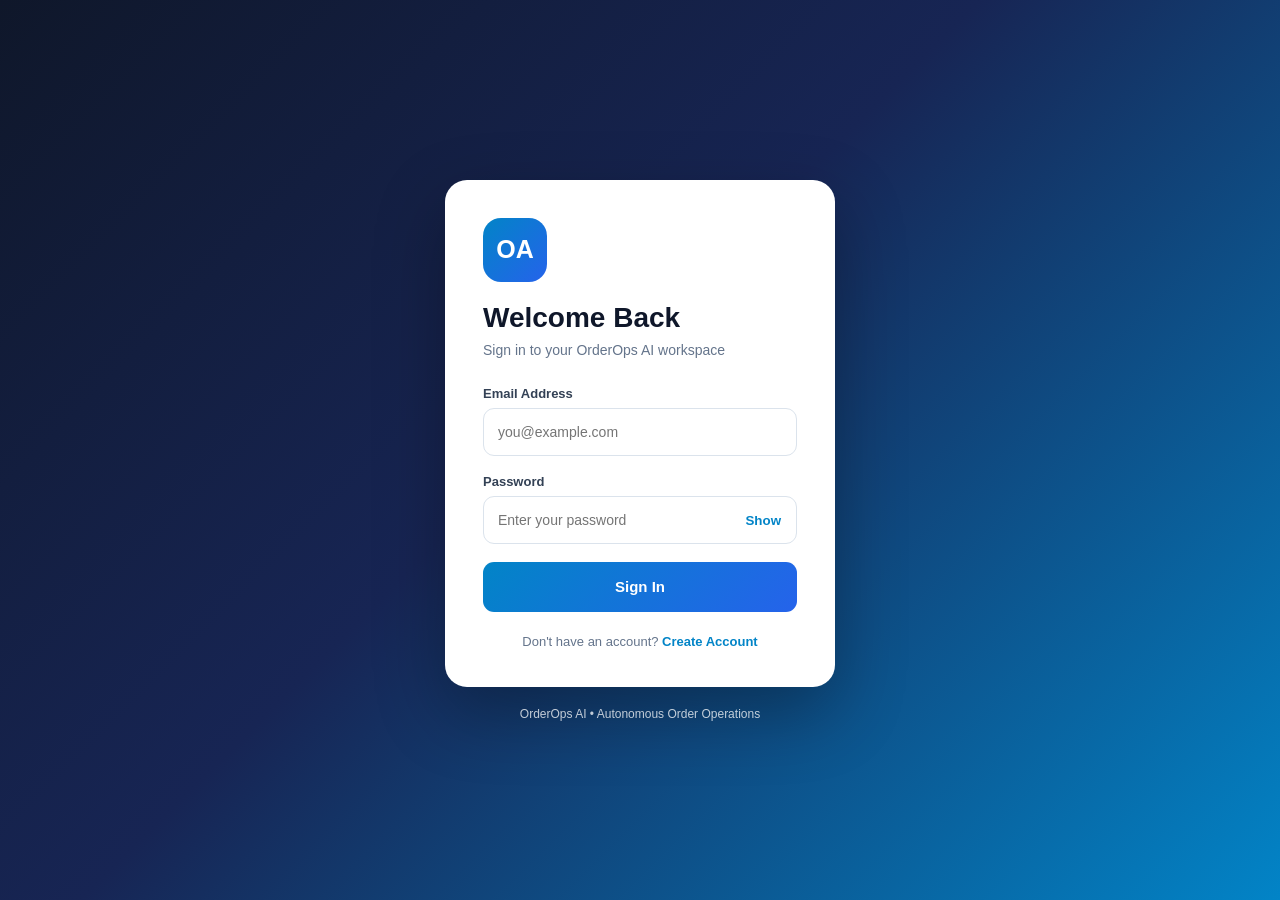
<file: frontend/customers.html>
<!DOCTYPE html>
<html lang="en">

<head>

<meta charset="UTF-8">

<meta name="viewport"
      content="width=device-width, initial-scale=1.0">

<title>Customers | OrderOps AI</title>

<link rel="stylesheet"
      href="css/app.css">

</head>

<body>

<aside class="sidebar">

<div class="logo">
Order<span>Ops</span> AI
</div>

<a class="nav-link"
href="dashboard.html">
📊 Dashboard
</a>

<a class="nav-link active"
href="customers.html">
👥 Customers
</a>

<a class="nav-link"
href="products.html">
📦 Products
</a>

<a class="nav-link"
href="orders.html">
🧾 Orders
</a>

<a class="nav-link"
href="review-queue.html">
⚠️ Review Queue
</a>

<a class="nav-link"
href="ai-agents.html">
🤖 AI Agents
</a>

<a class="nav-link"
href="reports.html">
📈 Reports
</a>

<a class="nav-link"
href="settings.html">
⚙️ Settings
</a>

<a class="nav-link"
href="#"
onclick="logout();return false;">
🚪 Logout
</a>

</aside>


<main class="main">

<div class="topbar">

<div>

<h1 class="page-title">
Customers
</h1>

<div class="page-subtitle">
Manage your customer database
</div>

</div>

</div>


<div class="card">

<div class="card-header">

<h2 class="card-title">
Add Customer
</h2>

</div>


<form id="customerForm"
      class="form-grid">

<div class="field">

<label>
Name *
</label>

<input
id="name"
required
maxlength="150"
placeholder="Customer name">

</div>


<div class="field">

<label>
Email
</label>

<input
id="email"
type="email"
placeholder="customer@email.com">

</div>


<div class="field">

<label>
Phone
</label>

<input
id="phone"
placeholder="+92 300 1234567">

</div>


<div class="field">

<label>
Address
</label>

<input
id="address"
placeholder="Customer address">

</div>


<div class="actions">

<button
class="btn"
type="submit">

Add Customer

</button>

</div>

</form>

</div>


<div class="card">

<div class="toolbar">

<h2 class="card-title">
Customer List
</h2>

<input
id="search"
class="search"
placeholder="Search customer...">

</div>


<div class="table-wrapper">

<table>

<thead>

<tr>

<th>ID</th>
<th>Name</th>
<th>Email</th>
<th>Phone</th>
<th>Address</th>
<th>Action</th>

</tr>

</thead>

<tbody id="rows"></tbody>

</table>

</div>

</div>

</main>


<script src="js/api.js"></script>

<script>

let customers = [];


async function loadCustomers() {

    try {

        customers =
            await apiFetch(
                "/api/customers/"
            );

        render();

    }

    catch(error) {

        alert(error.message);

    }

}


function render() {

    const query =
        document
        .getElementById("search")
        .value
        .toLowerCase();


    const filtered =
        customers.filter(customer => {

            return (

                String(
                    customer.name || ""
                ).toLowerCase().includes(query)

                ||

                String(
                    customer.email || ""
                ).toLowerCase().includes(query)

                ||

                String(
                    customer.phone || ""
                ).toLowerCase().includes(query)

            );

        });


    document.getElementById(
        "rows"
    ).innerHTML = filtered.length

        ? filtered.map(customer => `

            <tr>

                <td>
                    ${customer.id}
                </td>

                <td>
                    <strong>
                    ${escapeHtml(
                        customer.name
                    )}
                    </strong>
                </td>

                <td>
                    ${escapeHtml(
                        customer.email || "-"
                    )}
                </td>

                <td>
                    ${escapeHtml(
                        customer.phone || "-"
                    )}
                </td>

                <td>
                    ${escapeHtml(
                        customer.address || "-"
                    )}
                </td>

                <td>

                    <button
                    class="btn btn-danger"
                    onclick="deleteCustomer(${customer.id})">

                    Delete

                    </button>

                </td>

            </tr>

        `).join("")

        :

        `
            <tr>

                <td
                colspan="6"
                class="empty">

                No customers found.

                </td>

            </tr>
        `;

}


async function deleteCustomer(id) {

    if (
        !confirm(
            "Are you sure you want to delete this customer?"
        )
    ) {
        return;
    }


    try {

        await apiFetch(
            `/api/customers/${id}`,
            {
                method: "DELETE"
            }
        );


        await loadCustomers();

    }

    catch(error) {

        alert(error.message);

    }

}


document.getElementById(
    "customerForm"
).addEventListener(
    "submit",
    async function(event) {

        event.preventDefault();


        try {

            await apiFetch(
                "/api/customers/",
                {
                    method: "POST",

                    body: {

                        name:
                            document
                            .getElementById("name")
                            .value
                            .trim(),

                        email:
                            document
                            .getElementById("email")
                            .value
                            .trim() || null,

                        phone:
                            document
                            .getElementById("phone")
                            .value
                            .trim() || null,

                        address:
                            document
                            .getElementById("address")
                            .value
                            .trim() || null

                    }

                }
            );


            this.reset();

            await loadCustomers();

        }

        catch(error) {

            alert(error.message);

        }

    }
);


document.getElementById(
    "search"
).addEventListener(
    "input",
    render
);


if (requireAuth()) {
    loadCustomers();
}

</script>

</body>
</html>
</file>
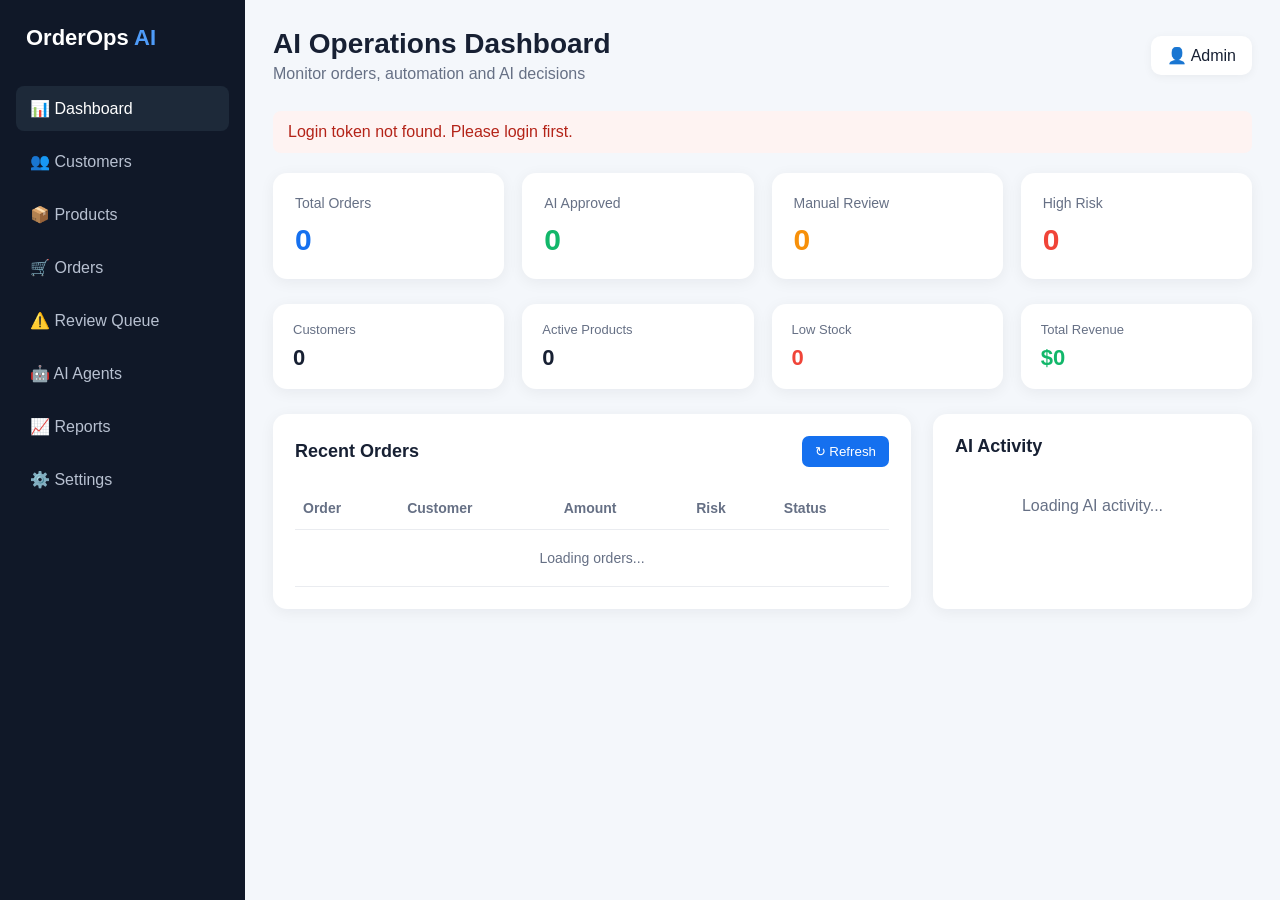
<file: frontend/dashboard.html>
<!DOCTYPE html>
<html lang="en">
<head>
    <meta charset="UTF-8">
    <meta name="viewport" content="width=device-width, initial-scale=1.0">

    <title>OrderOps AI Dashboard</title>

    <style>
        * {
            box-sizing: border-box;
            margin: 0;
            padding: 0;
            font-family: Arial, sans-serif;
        }

        body {
            background: #f4f7fb;
            color: #172033;
        }

        .layout {
            display: flex;
            min-height: 100vh;
        }

        /* SIDEBAR */

        .sidebar {
            width: 245px;
            background: #101828;
            color: white;
            padding: 25px 16px;
            position: fixed;
            left: 0;
            top: 0;
            bottom: 0;
            z-index: 10;
        }

        .logo {
            font-size: 22px;
            font-weight: 700;
            margin-bottom: 35px;
            padding-left: 10px;
        }

        .logo span {
            color: #4f9cf9;
        }

        .nav {
            display: flex;
            flex-direction: column;
            gap: 8px;
        }

        .nav a {
            text-decoration: none;
            color: #b8c1d1;
            padding: 13px 14px;
            border-radius: 8px;
            display: block;
            transition: .2s;
        }

        .nav a:hover,
        .nav a.active {
            background: #1d2939;
            color: white;
        }

        /* MAIN */

        .main {
            margin-left: 245px;
            width: calc(100% - 245px);
            padding: 28px;
        }

        .topbar {
            display: flex;
            justify-content: space-between;
            align-items: center;
            margin-bottom: 28px;
        }

        .topbar h1 {
            font-size: 28px;
        }

        .topbar p {
            color: #667085;
            margin-top: 5px;
        }

        .user {
            background: white;
            padding: 10px 16px;
            border-radius: 10px;
            box-shadow: 0 2px 10px rgba(0,0,0,.05);
        }

        /* CARDS */

        .cards {
            display: grid;
            grid-template-columns: repeat(4, 1fr);
            gap: 18px;
            margin-bottom: 25px;
        }

        .card {
            background: white;
            border-radius: 14px;
            padding: 22px;
            box-shadow: 0 3px 15px rgba(16,24,40,.06);
        }

        .card-title {
            color: #667085;
            font-size: 14px;
            margin-bottom: 12px;
        }

        .card-value {
            font-size: 30px;
            font-weight: 700;
        }

        .green {
            color: #12b76a;
        }

        .red {
            color: #f04438;
        }

        .orange {
            color: #f79009;
        }

        .blue {
            color: #1570ef;
        }

        /* SECONDARY STATS */

        .secondary-cards {
            display: grid;
            grid-template-columns: repeat(4, 1fr);
            gap: 18px;
            margin-bottom: 25px;
        }

        .secondary-card {
            background: white;
            border-radius: 14px;
            padding: 18px 20px;
            box-shadow: 0 3px 15px rgba(16,24,40,.06);
        }

        .secondary-title {
            color: #667085;
            font-size: 13px;
            margin-bottom: 8px;
        }

        .secondary-value {
            font-size: 22px;
            font-weight: 700;
        }

        /* CONTENT */

        .content {
            display: grid;
            grid-template-columns: 2fr 1fr;
            gap: 22px;
        }

        .panel {
            background: white;
            border-radius: 14px;
            padding: 22px;
            box-shadow: 0 3px 15px rgba(16,24,40,.06);
        }

        .panel-header {
            display: flex;
            justify-content: space-between;
            align-items: center;
            margin-bottom: 20px;
        }

        .panel-header h2 {
            font-size: 18px;
        }

        .refresh-btn {
            border: none;
            background: #1570ef;
            color: white;
            padding: 8px 13px;
            border-radius: 7px;
            cursor: pointer;
        }

        .refresh-btn:hover {
            opacity: .9;
        }

        /* TABLE */

        .table-wrapper {
            overflow-x: auto;
        }

        table {
            width: 100%;
            border-collapse: collapse;
        }

        th,
        td {
            padding: 13px 8px;
            text-align: left;
            border-bottom: 1px solid #eaecf0;
            font-size: 14px;
            white-space: nowrap;
        }

        th {
            color: #667085;
            font-weight: 600;
        }

        /* BADGES */

        .badge {
            padding: 5px 9px;
            border-radius: 20px;
            font-size: 12px;
            font-weight: 600;
            display: inline-block;
        }

        .badge.green {
            background: #ecfdf3;
        }

        .badge.orange {
            background: #fffaeb;
        }

        .badge.red {
            background: #fef3f2;
        }

        .badge.blue {
            background: #eff8ff;
        }

        /* ACTIVITY */

        .activity {
            display: flex;
            flex-direction: column;
            gap: 15px;
            max-height: 430px;
            overflow-y: auto;
        }

        .activity-item {
            display: flex;
            gap: 12px;
            padding-bottom: 14px;
            border-bottom: 1px solid #eaecf0;
        }

        .dot {
            width: 10px;
            height: 10px;
            border-radius: 50%;
            background: #1570ef;
            margin-top: 5px;
            flex-shrink: 0;
        }

        .activity-item strong {
            font-size: 14px;
        }

        .activity-item p {
            color: #667085;
            font-size: 13px;
            margin-top: 4px;
            line-height: 1.4;
        }

        .activity-time {
            color: #98a2b3;
            font-size: 11px;
            margin-top: 5px;
        }

        /* LOADING */

        .loading {
            color: #667085;
            padding: 20px 0;
            text-align: center;
        }

        .error {
            background: #fef3f2;
            color: #b42318;
            padding: 12px 15px;
            border-radius: 8px;
            margin-bottom: 20px;
            display: none;
        }

        /* MOBILE */

        @media (max-width: 1100px) {

            .cards {
                grid-template-columns: repeat(2, 1fr);
            }

            .secondary-cards {
                grid-template-columns: repeat(2, 1fr);
            }

            .content {
                grid-template-columns: 1fr;
            }
        }

        @media (max-width: 700px) {

            .sidebar {
                width: 70px;
                padding: 20px 8px;
            }

            .logo {
                font-size: 0;
            }

            .logo span {
                font-size: 20px;
            }

            .nav a {
                font-size: 0;
                text-align: center;
                padding: 13px 5px;
            }

            .main {
                margin-left: 70px;
                width: calc(100% - 70px);
                padding: 18px;
            }

            .cards,
            .secondary-cards {
                grid-template-columns: 1fr;
            }

            .topbar {
                align-items: flex-start;
                gap: 15px;
            }

            .topbar h1 {
                font-size: 22px;
            }

            .user {
                display: none;
            }
        }
    </style>
</head>

<body>

<div class="layout">

    <!-- =====================================================
         SIDEBAR
    ====================================================== -->

    <aside class="sidebar">

        <div class="logo">
            OrderOps <span>AI</span>
        </div>

        <nav class="nav">

            <a href="dashboard.html" class="active">
                📊 Dashboard
            </a>

            <a href="customers.html">
                👥 Customers
            </a>

            <a href="products.html">
                📦 Products
            </a>

            <a href="orders.html">
                🛒 Orders
            </a>

            <a href="review-queue.html">
                ⚠️ Review Queue
            </a>

            <a href="ai-agents.html">
                🤖 AI Agents
            </a>

            <a href="reports.html">
                📈 Reports
            </a>

            <a href="settings.html">
                ⚙️ Settings
            </a>

        </nav>

    </aside>


    <!-- =====================================================
         MAIN
    ====================================================== -->

    <main class="main">

        <div class="topbar">

            <div>
                <h1>AI Operations Dashboard</h1>

                <p>
                    Monitor orders, automation and AI decisions
                </p>
            </div>

            <div class="user">
                👤 Admin
            </div>

        </div>


        <div id="errorBox" class="error"></div>


        <!-- =================================================
             MAIN STAT CARDS
        ================================================== -->

        <section class="cards">

            <div class="card">

                <div class="card-title">
                    Total Orders
                </div>

                <div
                    id="totalOrders"
                    class="card-value blue"
                >
                    0
                </div>

            </div>


            <div class="card">

                <div class="card-title">
                    AI Approved
                </div>

                <div
                    id="aiApproved"
                    class="card-value green"
                >
                    0
                </div>

            </div>


            <div class="card">

                <div class="card-title">
                    Manual Review
                </div>

                <div
                    id="manualReview"
                    class="card-value orange"
                >
                    0
                </div>

            </div>


            <div class="card">

                <div class="card-title">
                    High Risk
                </div>

                <div
                    id="highRisk"
                    class="card-value red"
                >
                    0
                </div>

            </div>

        </section>


        <!-- =================================================
             SECONDARY CARDS
        ================================================== -->

        <section class="secondary-cards">

            <div class="secondary-card">

                <div class="secondary-title">
                    Customers
                </div>

                <div
                    id="totalCustomers"
                    class="secondary-value"
                >
                    0
                </div>

            </div>


            <div class="secondary-card">

                <div class="secondary-title">
                    Active Products
                </div>

                <div
                    id="totalProducts"
                    class="secondary-value"
                >
                    0
                </div>

            </div>


            <div class="secondary-card">

                <div class="secondary-title">
                    Low Stock
                </div>

                <div
                    id="lowStock"
                    class="secondary-value red"
                >
                    0
                </div>

            </div>


            <div class="secondary-card">

                <div class="secondary-title">
                    Total Revenue
                </div>

                <div
                    id="totalRevenue"
                    class="secondary-value green"
                >
                    $0
                </div>

            </div>

        </section>


        <!-- =================================================
             CONTENT
        ================================================== -->

        <section class="content">


            <!-- RECENT ORDERS -->

            <div class="panel">

                <div class="panel-header">

                    <h2>
                        Recent Orders
                    </h2>

                    <button
                        class="refresh-btn"
                        onclick="loadDashboard()"
                    >
                        ↻ Refresh
                    </button>

                </div>


                <div class="table-wrapper">

                    <table>

                        <thead>

                            <tr>

                                <th>
                                    Order
                                </th>

                                <th>
                                    Customer
                                </th>

                                <th>
                                    Amount
                                </th>

                                <th>
                                    Risk
                                </th>

                                <th>
                                    Status
                                </th>

                            </tr>

                        </thead>


                        <tbody
                            id="ordersTable"
                        >

                            <tr>
                                <td
                                    colspan="5"
                                    class="loading"
                                >
                                    Loading orders...
                                </td>
                            </tr>

                        </tbody>

                    </table>

                </div>

            </div>


            <!-- AI ACTIVITY -->

            <div class="panel">

                <div class="panel-header">

                    <h2>
                        AI Activity
                    </h2>

                </div>


                <div
                    id="activityList"
                    class="activity"
                >

                    <div class="loading">
                        Loading AI activity...
                    </div>

                </div>

            </div>

        </section>

    </main>

</div>


<script>

    // ========================================================
    // CONFIG
    // ========================================================

    const API_BASE = "http://127.0.0.1:8000";


    // ========================================================
    // GET TOKEN
    // ========================================================

    function getToken() {

        const possibleKeys = [
            "access_token",
            "token",
            "orderops_token",
            "water_business_token"
        ];

        for (const key of possibleKeys) {

            const value = localStorage.getItem(key);

            if (value) {
                return value;
            }
        }

        return null;
    }


    // ========================================================
    // FORMAT MONEY
    // ========================================================

    function formatMoney(value) {

        const number = Number(value || 0);

        return "$" + number.toLocaleString(
            "en-US",
            {
                minimumFractionDigits: 2,
                maximumFractionDigits: 2
            }
        );
    }


    // ========================================================
    // FORMAT DATE
    // ========================================================

    function formatDate(value) {

        if (!value) {
            return "";
        }

        const date = new Date(value);

        if (isNaN(date.getTime())) {
            return "";
        }

        return date.toLocaleString();
    }


    // ========================================================
    // RISK BADGE
    // ========================================================

    function riskBadge(level) {

        const risk = String(
            level || "low"
        ).toLowerCase();

        let className = "green";

        if (risk === "medium") {
            className = "orange";
        }

        if (risk === "high") {
            className = "red";
        }

        return `
            <span class="badge ${className}">
                ${risk.charAt(0).toUpperCase() + risk.slice(1)}
            </span>
        `;
    }


    // ========================================================
    // STATUS BADGE
    // ========================================================

    function statusBadge(status) {

        const value = String(
            status || "pending"
        ).toLowerCase();

        let className = "blue";

        if (
            value === "approved" ||
            value === "fulfillment_ready" ||
            value === "completed"
        ) {
            className = "green";
        }

        else if (
            value === "review" ||
            value === "manual_review" ||
            value === "inventory_review"
        ) {
            className = "orange";
        }

        else if (
            value === "cancelled" ||
            value === "refunded"
        ) {
            className = "red";
        }

        const label = value
            .replaceAll("_", " ")
            .replace(/\b\w/g, c => c.toUpperCase());

        return `
            <span class="badge ${className}">
                ${label}
            </span>
        `;
    }


    // ========================================================
    // SHOW ERROR
    // ========================================================

    function showError(message) {

        const box = document.getElementById(
            "errorBox"
        );

        box.textContent = message;

        box.style.display = "block";
    }


    // ========================================================
    // LOAD DASHBOARD
    // ========================================================

    async function loadDashboard() {

        const token = getToken();

        if (!token) {

            showError(
                "Login token not found. Please login first."
            );

            return;
        }


        try {

            const response = await fetch(
                `${API_BASE}/api/dashboard/`,
                {
                    method: "GET",

                    headers: {
                        "Accept": "application/json",
                        "Authorization": `Bearer ${token}`
                    }
                }
            );


            if (!response.ok) {

                const errorText =
                    await response.text();

                throw new Error(
                    `Dashboard API failed (${response.status}): ${errorText}`
                );
            }


            const data =
                await response.json();


            updateDashboard(data);


        } catch (error) {

            console.error(
                "Dashboard Error:",
                error
            );

            showError(
                "Unable to load dashboard data. Make sure the backend is running."
            );
        }
    }


    // ========================================================
    // UPDATE DASHBOARD
    // ========================================================

    function updateDashboard(data) {

        const stats =
            data.stats || {};


        // Main stats

        document.getElementById(
            "totalOrders"
        ).textContent =
            stats.total_orders || 0;


        document.getElementById(
            "aiApproved"
        ).textContent =
            stats.ai_approved || 0;


        document.getElementById(
            "manualReview"
        ).textContent =
            stats.manual_review || 0;


        document.getElementById(
            "highRisk"
        ).textContent =
            stats.high_risk || 0;


        // Secondary stats

        document.getElementById(
            "totalCustomers"
        ).textContent =
            stats.total_customers || 0;


        document.getElementById(
            "totalProducts"
        ).textContent =
            stats.total_products || 0;


        document.getElementById(
            "lowStock"
        ).textContent =
            stats.low_stock_products || 0;


        document.getElementById(
            "totalRevenue"
        ).textContent =
            formatMoney(
                stats.total_revenue
            );


        // Recent orders

        renderOrders(
            data.recent_orders || []
        );


        // AI activity

        renderActivity(
            data.ai_activity || []
        );
    }


    // ========================================================
    // RENDER ORDERS
    // ========================================================

    function renderOrders(orders) {

        const table =
            document.getElementById(
                "ordersTable"
            );


        if (!orders.length) {

            table.innerHTML = `
                <tr>
                    <td
                        colspan="5"
                        class="loading"
                    >
                        No orders found.
                    </td>
                </tr>
            `;

            return;
        }


        table.innerHTML =
            orders.map(order => `

                <tr>

                    <td>
                        <strong>
                            ${escapeHtml(
                                order.order_number
                            )}
                        </strong>
                    </td>

                    <td>
                        ${escapeHtml(
                            order.customer_name
                        )}
                    </td>

                    <td>
                        ${formatMoney(
                            order.amount
                        )}
                    </td>

                    <td>
                        ${riskBadge(
                            order.risk_level
                        )}
                    </td>

                    <td>
                        ${statusBadge(
                            order.status
                        )}
                    </td>

                </tr>

            `).join("");
    }


    // ========================================================
    // RENDER AI ACTIVITY
    // ========================================================

    function renderActivity(events) {

        const container =
            document.getElementById(
                "activityList"
            );


        if (!events.length) {

            container.innerHTML = `
                <div class="loading">
                    No AI activity yet.
                </div>
            `;

            return;
        }


        container.innerHTML =
            events.map(event => `

                <div class="activity-item">

                    <div class="dot"></div>

                    <div>

                        <strong>
                            ${escapeHtml(
                                event.node_name
                            )}
                        </strong>

                        <p>
                            ${escapeHtml(
                                event.message ||
                                "AI agent completed an operation."
                            )}
                        </p>

                        <div class="activity-time">
                            ${formatDate(
                                event.created_at
                            )}
                        </div>

                    </div>

                </div>

            `).join("");
    }


    // ========================================================
    // HTML ESCAPE
    // ========================================================

    function escapeHtml(value) {

        if (value === null ||
            value === undefined) {

            return "";
        }

        return String(value)
            .replaceAll("&", "&amp;")
            .replaceAll("<", "&lt;")
            .replaceAll(">", "&gt;")
            .replaceAll('"', "&quot;")
            .replaceAll("'", "&#039;");
    }


    // ========================================================
    // START
    // ========================================================

    document.addEventListener(
        "DOMContentLoaded",
        function () {

            loadDashboard();

        }
    );

</script>

</body>
</html>
</file>
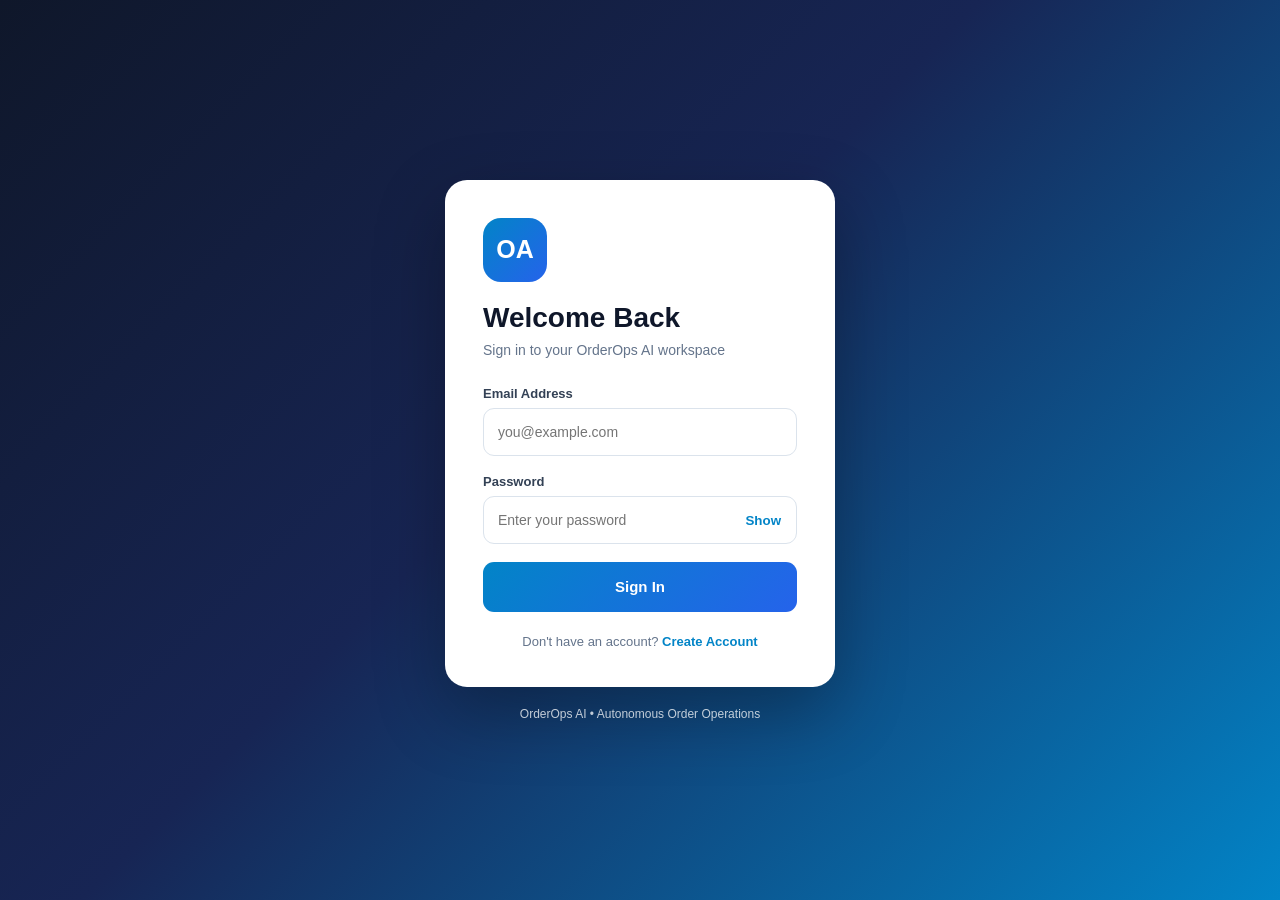
<file: frontend/inventory.html>
<!DOCTYPE html>
<html lang="en">
<head>
    <meta charset="UTF-8">
    <meta name="viewport" content="width=device-width, initial-scale=1.0">
    <title>Inventory - OrderOps AI</title>
    <link rel="stylesheet" href="css/app.css">
</head>

<body>

<div class="app-shell">

    <aside class="sidebar">
        <div class="brand">
            <div class="brand-mark">O</div>
            <div>
                <strong>OrderOps AI</strong>
                <small>Operations Center</small>
            </div>
        </div>

        <nav class="sidebar-nav">
            <a href="dashboard.html">Dashboard</a>
            <a href="customers.html">Customers</a>
            <a href="products.html">Products</a>
            <a href="inventory.html" class="active">Inventory</a>
            <a href="orders.html">Orders</a>
            <a href="review-queue.html">Review Queue</a>
            <a href="negotiations.html">Negotiations</a>
            <a href="ai-agents.html">AI Agents</a>
            <a href="reports.html">Reports</a>
            <a href="settings.html">Settings</a>
        </nav>

        <button onclick="logout()" class="btn btn-danger">
            Logout
        </button>
    </aside>

    <main class="main-content">

        <div class="page-header">
            <div>
                <h1>Inventory</h1>
                <p>Monitor product stock and inventory health.</p>
            </div>
        </div>

        <section class="stats-grid">
            <div class="stat-card">
                <span>Total Products</span>
                <strong id="totalProducts">0</strong>
            </div>

            <div class="stat-card">
                <span>Healthy Stock</span>
                <strong id="healthyStock">0</strong>
            </div>

            <div class="stat-card">
                <span>Low Stock</span>
                <strong id="lowStock">0</strong>
            </div>

            <div class="stat-card">
                <span>Out of Stock</span>
                <strong id="outStock">0</strong>
            </div>
        </section>

        <section class="panel">

            <div class="panel-header">
                <h2>Stock Overview</h2>

                <input
                    type="text"
                    id="search"
                    class="form-control"
                    placeholder="Search product..."
                    oninput="renderProducts()"
                >
            </div>

            <div class="table-wrap">
                <table class="data-table">
                    <thead>
                        <tr>
                            <th>SKU</th>
                            <th>Product</th>
                            <th>Price</th>
                            <th>Stock</th>
                            <th>Status</th>
                        </tr>
                    </thead>

                    <tbody id="inventoryBody">
                        <tr>
                            <td colspan="5">Loading inventory...</td>
                        </tr>
                    </tbody>
                </table>
            </div>

        </section>

    </main>
</div>

<script src="js/api.js"></script>

<script>

let products = [];

async function loadInventory() {

    try {

        const response = await apiFetch("/api/products/");

        if (!response.ok) {
            throw new Error("Unable to load inventory.");
        }

        products = await response.json();

        updateStats();
        renderProducts();

    } catch (error) {

        document.getElementById("inventoryBody").innerHTML =
            `<tr><td colspan="5">${escapeHtml(error.message)}</td></tr>`;

    }
}

function updateStats() {

    const active = products.filter(p => p.is_active);

    document.getElementById("totalProducts").textContent = active.length;

    document.getElementById("healthyStock").textContent =
        active.filter(p => p.stock_quantity > 10).length;

    document.getElementById("lowStock").textContent =
        active.filter(p =>
            p.stock_quantity > 0 &&
            p.stock_quantity <= 10
        ).length;

    document.getElementById("outStock").textContent =
        active.filter(p => p.stock_quantity <= 0).length;
}

function renderProducts() {

    const search =
        document.getElementById("search").value
        .toLowerCase()
        .trim();

    const filtered = products.filter(product =>
        product.is_active &&
        (
            product.name.toLowerCase().includes(search) ||
            product.sku.toLowerCase().includes(search)
        )
    );

    const body = document.getElementById("inventoryBody");

    if (!filtered.length) {
        body.innerHTML =
            `<tr><td colspan="5">No products found.</td></tr>`;
        return;
    }

    body.innerHTML = filtered.map(product => {

        let status = "Healthy";
        let badge = "badge-success";

        if (product.stock_quantity <= 0) {
            status = "Out of Stock";
            badge = "badge-danger";
        } else if (product.stock_quantity <= 10) {
            status = "Low Stock";
            badge = "badge-warning";
        }

        return `
            <tr>
                <td>${escapeHtml(product.sku)}</td>
                <td>
                    <strong>${escapeHtml(product.name)}</strong>
                    <br>
                    <small>${escapeHtml(product.description || "")}</small>
                </td>
                <td>${money(product.price)}</td>
                <td><strong>${product.stock_quantity}</strong></td>
                <td>
                    <span class="badge ${badge}">
                        ${status}
                    </span>
                </td>
            </tr>
        `;

    }).join("");
}

function logout() {
    localStorage.removeItem("access_token");
    localStorage.removeItem("user");
    window.location.href = "login.html";
}

requireAuth();
loadInventory();

</script>

</body>
</html>
</file>
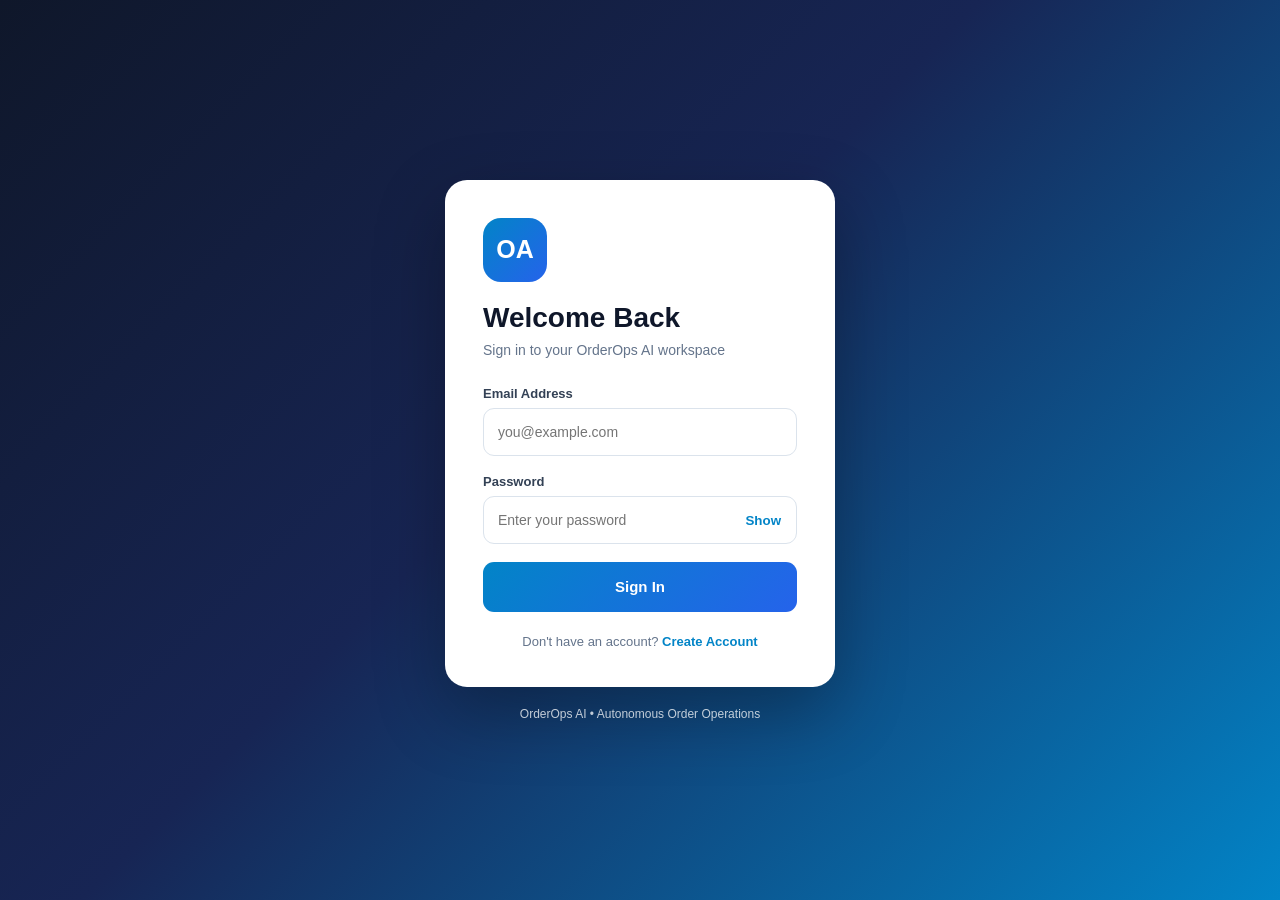
<file: frontend/login.html>
<!DOCTYPE html>
<html lang="en">
<head>
    <meta charset="UTF-8">
    <meta name="viewport" content="width=device-width, initial-scale=1.0">

    <title>Login | OrderOps AI</title>

    <style>
        * {
            box-sizing: border-box;
        }

        body {
            margin: 0;
            min-height: 100vh;
            font-family:
                Inter,
                Segoe UI,
                Arial,
                sans-serif;

            background:
                linear-gradient(
                    135deg,
                    #0f172a 0%,
                    #172554 45%,
                    #0284c7 100%
                );

            display: flex;
            align-items: center;
            justify-content: center;
        }

        .container {
            width: 100%;
            max-width: 430px;
            padding: 20px;
        }

        .card {
            background: white;
            border-radius: 22px;
            padding: 38px;
            box-shadow:
                0 25px 70px rgba(0, 0, 0, 0.30);
        }

        .logo {
            width: 64px;
            height: 64px;
            border-radius: 18px;

            background:
                linear-gradient(
                    135deg,
                    #0284c7,
                    #2563eb
                );

            color: white;

            display: flex;
            align-items: center;
            justify-content: center;

            font-size: 25px;
            font-weight: 900;

            margin-bottom: 20px;
        }

        h1 {
            margin: 0;
            color: #0f172a;
            font-size: 28px;
        }

        .subtitle {
            margin-top: 8px;
            margin-bottom: 28px;
            color: #64748b;
            font-size: 14px;
        }

        .field {
            margin-bottom: 18px;
        }

        label {
            display: block;
            margin-bottom: 7px;

            color: #334155;
            font-size: 13px;
            font-weight: 700;
        }

        input {
            width: 100%;
            height: 48px;

            padding: 0 14px;

            border: 1px solid #dbe3ec;
            border-radius: 11px;

            outline: none;

            font-size: 14px;

            transition: 0.2s;
        }

        input:focus {
            border-color: #0284c7;

            box-shadow:
                0 0 0 3px rgba(2, 132, 199, 0.10);
        }

        .password-wrap {
            position: relative;
        }

        .password-wrap input {
            padding-right: 75px;
        }

        .show-password {
            position: absolute;

            right: 10px;
            top: 50%;

            transform: translateY(-50%);

            border: 0;
            background: transparent;

            color: #0284c7;

            font-weight: 700;
            cursor: pointer;
        }

        .login-btn {
            width: 100%;
            height: 50px;

            border: 0;
            border-radius: 11px;

            background:
                linear-gradient(
                    135deg,
                    #0284c7,
                    #2563eb
                );

            color: white;

            font-size: 15px;
            font-weight: 800;

            cursor: pointer;

            transition: 0.2s;
        }

        .login-btn:hover {
            transform: translateY(-1px);

            box-shadow:
                0 8px 20px rgba(37, 99, 235, 0.25);
        }

        .login-btn:disabled {
            opacity: 0.65;
            cursor: not-allowed;
            transform: none;
        }

        .error {
            display: none;

            background: #fef2f2;
            color: #b91c1c;

            border: 1px solid #fecaca;

            padding: 11px 12px;

            border-radius: 10px;

            margin-bottom: 16px;

            font-size: 13px;
        }

        .register {
            text-align: center;

            margin-top: 22px;

            color: #64748b;

            font-size: 13px;
        }

        .register a {
            color: #0284c7;
            font-weight: 800;
            text-decoration: none;
        }

        .brand {
            text-align: center;

            margin-top: 20px;

            color: rgba(255,255,255,0.75);

            font-size: 12px;
        }

        @media(max-width: 480px) {
            .card {
                padding: 28px 22px;
            }

            h1 {
                font-size: 24px;
            }
        }
    </style>
</head>

<body>

<div class="container">

    <div class="card">

        <div class="logo">
            OA
        </div>

        <h1>Welcome Back</h1>

        <div class="subtitle">
            Sign in to your OrderOps AI workspace
        </div>

        <div id="errorBox" class="error"></div>

        <form id="loginForm">

            <div class="field">

                <label for="email">
                    Email Address
                </label>

                <input
                    id="email"
                    type="email"
                    placeholder="you@example.com"
                    autocomplete="email"
                    required
                >

            </div>


            <div class="field">

                <label for="password">
                    Password
                </label>

                <div class="password-wrap">

                    <input
                        id="password"
                        type="password"
                        placeholder="Enter your password"
                        autocomplete="current-password"
                        required
                    >

                    <button
                        type="button"
                        class="show-password"
                        id="showPassword"
                    >
                        Show
                    </button>

                </div>

            </div>


            <button
                type="submit"
                class="login-btn"
                id="loginButton"
            >
                Sign In
            </button>

        </form>


        <div class="register">
            Don't have an account?
            <a href="register.html">
                Create Account
            </a>
        </div>

    </div>


    <div class="brand">
        OrderOps AI • Autonomous Order Operations
    </div>

</div>


<script src="js/api.js"></script>

<script>

const loginForm =
    document.getElementById("loginForm");

const emailInput =
    document.getElementById("email");

const passwordInput =
    document.getElementById("password");

const loginButton =
    document.getElementById("loginButton");

const errorBox =
    document.getElementById("errorBox");

const showPassword =
    document.getElementById("showPassword");


showPassword.addEventListener(
    "click",
    function () {

        if (
            passwordInput.type === "password"
        ) {

            passwordInput.type = "text";

            showPassword.textContent =
                "Hide";

        } else {

            passwordInput.type = "password";

            showPassword.textContent =
                "Show";
        }

    }
);


loginForm.addEventListener(
    "submit",
    async function (event) {

        event.preventDefault();

        errorBox.style.display = "none";

        loginButton.disabled = true;

        loginButton.textContent =
            "Signing in...";


        try {

            const response =
                await apiFetch(
                    "/api/auth/login",
                    {
                        method: "POST",

                        body: {
                            email:
                                emailInput.value
                                    .trim()
                                    .toLowerCase(),

                            password:
                                passwordInput.value
                        }
                    }
                );


            if (
                !response ||
                !response.access_token
            ) {

                throw new Error(
                    "Login succeeded but no access token was returned."
                );
            }


            localStorage.setItem(
                "access_token",
                response.access_token
            );


            localStorage.setItem(
                "orderops_user",
                JSON.stringify(
                    response.user || {}
                )
            );


            window.location.href =
                "dashboard.html";


        } catch (error) {

            errorBox.textContent =
                error.message ||
                "Invalid email or password.";

            errorBox.style.display =
                "block";

            loginButton.disabled =
                false;

            loginButton.textContent =
                "Sign In";
        }

    }
);

</script>

</body>
</html>
</file>
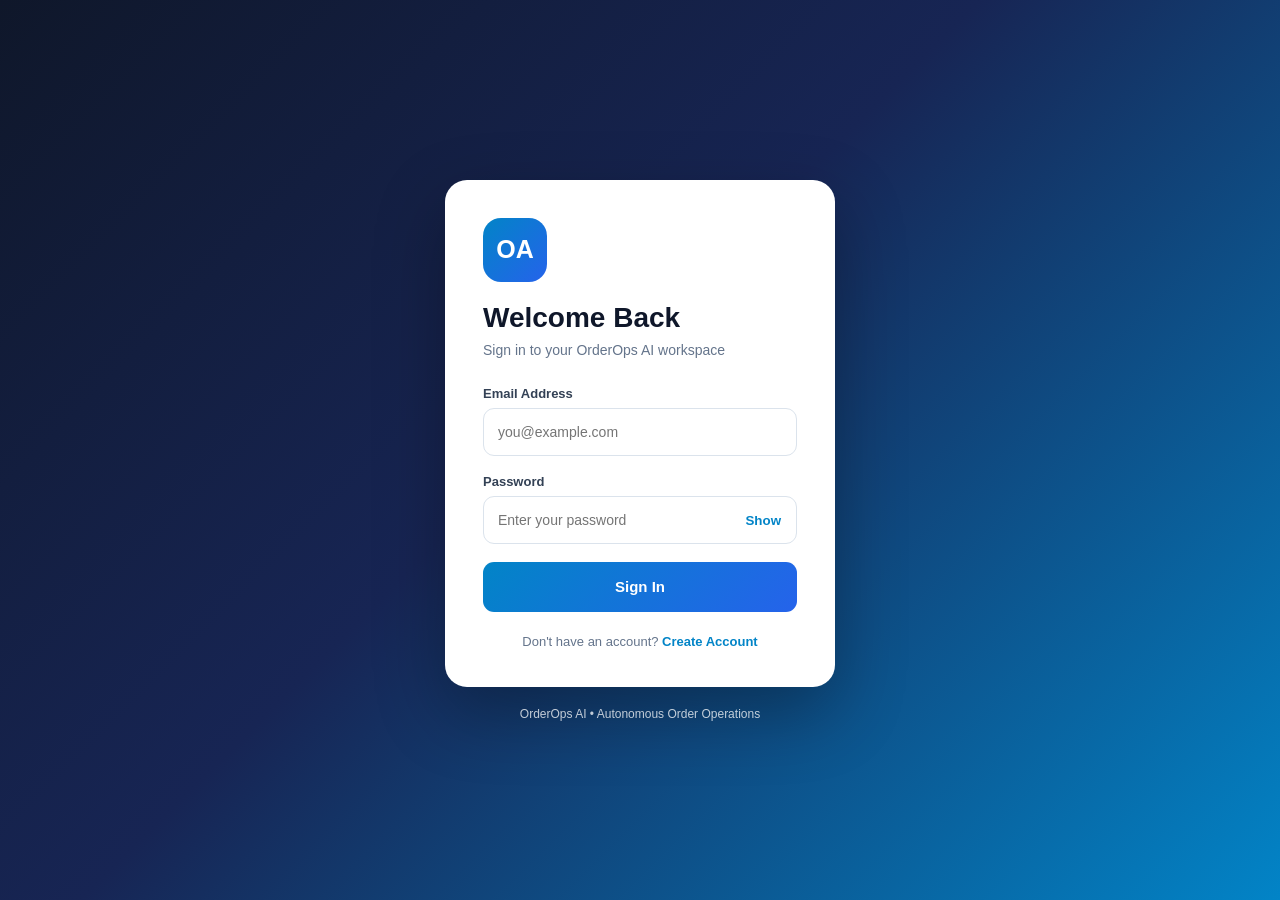
<file: frontend/orders.html>
<!DOCTYPE html>
<html lang="en">

<head>

<meta charset="UTF-8">

<meta name="viewport"
content="width=device-width, initial-scale=1.0">

<title>Orders | OrderOps AI</title>

<link rel="stylesheet"
href="css/app.css">

</head>

<body>

<aside class="sidebar">

<div class="logo">
Order<span>Ops</span> AI
</div>

<a class="nav-link"
href="dashboard.html">
📊 Dashboard
</a>

<a class="nav-link"
href="customers.html">
👥 Customers
</a>

<a class="nav-link"
href="products.html">
📦 Products
</a>

<a class="nav-link"
href="inventory.html">
📦 Inventory
</a>

<a class="nav-link active"
href="orders.html">
🧾 Orders
</a>

<a class="nav-link"
href="review-queue.html">
⚠️ Review Queue
</a>

<a class="nav-link"
href="negotiations.html">
🤝 Negotiations
</a>

<a class="nav-link"
href="ai-agents.html">
🤖 AI Agents
</a>

<a class="nav-link"
href="reports.html">
📈 Reports
</a>

<a class="nav-link"
href="settings.html">
⚙️ Settings
</a>

<a class="nav-link"
href="#"
onclick="logout();return false;">
🚪 Logout
</a>

</aside>


<main class="main">

<div class="topbar">

<div>

<h1 class="page-title">
Orders
</h1>

<div class="page-subtitle">
Create and manage customer orders
</div>

</div>

</div>


<!-- CREATE ORDER -->

<div class="card">

<h2 class="card-title">
Create New Order
</h2>

<br>


<form id="orderForm"
class="form-grid">


<div class="field">

<label>Customer ID *</label>

<input
id="customerId"
type="number"
min="1"
required
placeholder="1">

</div>


<div class="field">

<label>Product ID *</label>

<input
id="productId"
type="number"
min="1"
required
placeholder="1">

</div>


<div class="field">

<label>Quantity *</label>

<input
id="quantity"
type="number"
min="1"
value="1"
required>

</div>


<div class="field">

<label>Unit Price *</label>

<input
id="unitPrice"
type="number"
min="0"
step="0.01"
required
placeholder="250">

</div>


<div class="actions">

<button
class="btn"
type="submit">

Create Order

</button>

</div>

</form>

</div>


<!-- ORDERS -->

<div class="card">

<div class="toolbar">

<h2 class="card-title">
All Orders
</h2>

<button
class="btn btn-secondary"
onclick="loadOrders()">

Refresh

</button>

</div>


<div class="table-wrapper">

<table>

<thead>

<tr>

<th>Order</th>
<th>Customer</th>
<th>Amount</th>
<th>Risk</th>
<th>Status</th>
<th>Actions</th>

</tr>

</thead>

<tbody id="rows"></tbody>

</table>

</div>

</div>

</main>


<script src="js/api.js"></script>


<script>


/* =====================================================
   LOAD ORDERS
===================================================== */

async function loadOrders() {

    try {

        const orders =
            await apiFetch(
                "/api/orders/"
            );


        document.getElementById(
            "rows"
        ).innerHTML = orders.length

            ? orders.map(order => `

                <tr>

                    <td>

                        <strong>
                        ${escapeHtml(
                            order.order_number
                        )}
                        </strong>

                    </td>


                    <td>
                        ${escapeHtml(
                            order.customer_name ||
                            "Unknown Customer"
                        )}
                    </td>


                    <td>
                        ${money(
                            order.total_amount || 0
                        )}
                    </td>


                    <td>

                        <span class="badge
                        ${
                            order.risk_level === "high"
                            ? "badge-red"
                            :
                            order.risk_level === "medium"
                            ? "badge-yellow"
                            :
                            "badge-green"
                        }">

                        ${order.risk_score || 0}
                        /
                        ${escapeHtml(
                            order.risk_level || "low"
                        )}

                        </span>

                    </td>


                    <td>

                        <span class="badge">

                        ${escapeHtml(
                            order.status || "pending"
                        )}

                        </span>

                    </td>


                    <td>

                        <div class="actions">


                            <!-- PRINT -->

                            <button
                            class="btn btn-secondary"
                            onclick="printOrder(${order.id})">

                            🖨 Print

                            </button>


                            <!-- AI -->

                            <button
                            class="btn"
                            onclick="processAI(${order.id})">

                            🤖 AI Process

                            </button>


                            <!-- FULFILL -->

                            <button
                            class="btn btn-success"
                            onclick="fulfillOrder(${order.id})">

                            ✓ Fulfill

                            </button>


                            <!-- DELETE -->

                            <button
                            class="btn btn-danger"
                            onclick="deleteOrder(${order.id})">

                            🗑 Delete

                            </button>


                        </div>

                    </td>

                </tr>

            `).join("")

            :

            `
                <tr>

                    <td colspan="6"
                        class="empty">

                        No orders found.

                    </td>

                </tr>
            `;

    }

    catch(error) {

        alert(error.message);

    }

}


/* =====================================================
   PRINT ORDER
===================================================== */

function printOrder(id) {

    window.open(
        `print/order-print.html?id=${id}`,
        "_blank"
    );

}


/* =====================================================
   AI PROCESS
===================================================== */

async function processAI(id) {

    try {

        const result =
            await apiFetch(
                `/api/agents/orders/${id}/process`,
                {
                    method: "POST"
                }
            );


        alert(
            result
            ?.result
            ?.resolution
            ?.message
            ||
            "AI processing completed."
        );


        loadOrders();

    }

    catch(error) {

        alert(error.message);

    }

}


/* =====================================================
   FULFILL ORDER
===================================================== */

async function fulfillOrder(id) {

    try {

        const result =
            await apiFetch(
                `/api/agents/orders/${id}/fulfill`,
                {
                    method: "POST"
                }
            );


        alert(
            result
            ?.result
            ?.message
            ||
            "Fulfillment processed."
        );


        loadOrders();

    }

    catch(error) {

        alert(error.message);

    }

}


/* =====================================================
   DELETE ORDER
===================================================== */

async function deleteOrder(id) {

    if (!confirm(
        "Are you sure you want to delete this order?"
    )) {

        return;

    }


    try {

        await apiFetch(
            `/api/orders/${id}`,
            {
                method: "DELETE"
            }
        );


        alert(
            "Order deleted successfully."
        );


        loadOrders();

    }

    catch(error) {

        alert(error.message);

    }

}


/* =====================================================
   CREATE ORDER
===================================================== */

document.getElementById(
    "orderForm"
).addEventListener(
    "submit",
    async function(event) {

        event.preventDefault();


        try {

            await apiFetch(
                "/api/orders/",
                {

                    method: "POST",

                    body: {

                        customer_id:
                            Number(
                                document
                                .getElementById(
                                    "customerId"
                                )
                                .value
                            ),

                        items: [

                            {

                                product_id:
                                    Number(
                                        document
                                        .getElementById(
                                            "productId"
                                        )
                                        .value
                                    ),

                                quantity:
                                    Number(
                                        document
                                        .getElementById(
                                            "quantity"
                                        )
                                        .value
                                    ),

                                unit_price:
                                    Number(
                                        document
                                        .getElementById(
                                            "unitPrice"
                                        )
                                        .value
                                    )

                            }

                        ]

                    }

                }
            );


            alert(
                "Order created successfully."
            );


            this.reset();


            document.getElementById(
                "quantity"
            ).value = 1;


            await loadOrders();

        }

        catch(error) {

            alert(error.message);

        }

    }
);


/* =====================================================
   LOGOUT
===================================================== */

function logout() {

    localStorage.removeItem(
        "access_token"
    );

    localStorage.removeItem(
        "user"
    );

    window.location.href =
        "login.html";

}


/* =====================================================
   START
===================================================== */

if (requireAuth()) {

    loadOrders();

}


</script>

</body>

</html>
</file>
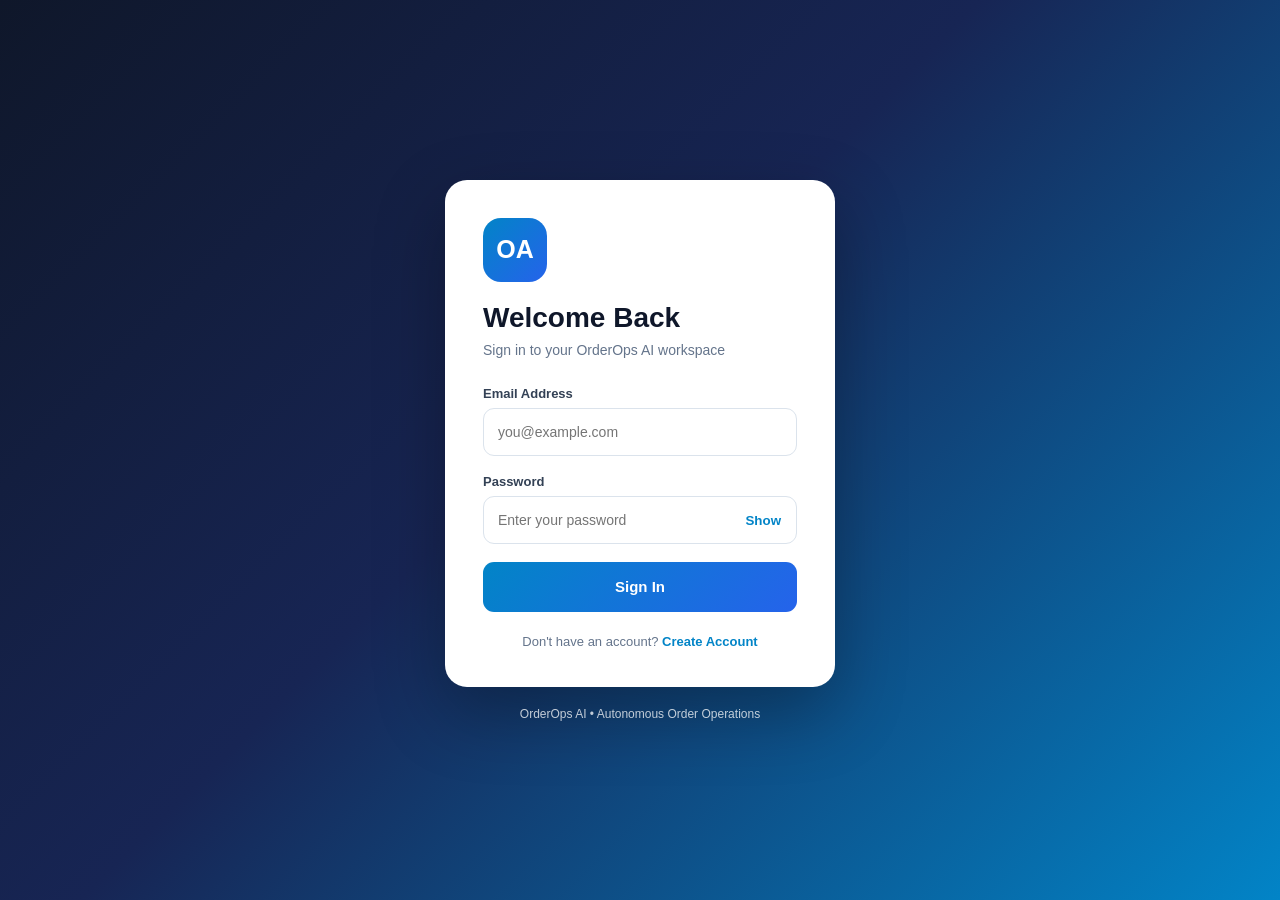
<file: frontend/products.html>
<!DOCTYPE html>
<html lang="en">

<head>

<meta charset="UTF-8">

<meta name="viewport"
content="width=device-width, initial-scale=1.0">

<title>Products | OrderOps AI</title>

<link rel="stylesheet"
href="css/app.css">

</head>

<body>

<aside class="sidebar">

<div class="logo">
Order<span>Ops</span> AI
</div>

<a class="nav-link"
href="dashboard.html">
📊 Dashboard
</a>

<a class="nav-link"
href="customers.html">
👥 Customers
</a>

<a class="nav-link active"
href="products.html">
📦 Products
</a>

<a class="nav-link"
href="orders.html">
🧾 Orders
</a>

<a class="nav-link"
href="review-queue.html">
⚠️ Review Queue
</a>

<a class="nav-link"
href="ai-agents.html">
🤖 AI Agents
</a>

<a class="nav-link"
href="reports.html">
📈 Reports
</a>

<a class="nav-link"
href="settings.html">
⚙️ Settings
</a>

<a class="nav-link"
href="#"
onclick="logout();return false;">
🚪 Logout
</a>

</aside>


<main class="main">

<div class="topbar">

<div>

<h1 class="page-title">
Products
</h1>

<div class="page-subtitle">
Products and inventory management
</div>

</div>

</div>


<div class="card">

<h2 class="card-title">
Add Product
</h2>

<br>


<form id="productForm"
class="form-grid">

<div class="field">

<label>SKU *</label>

<input
id="sku"
required
placeholder="PROD-001">

</div>


<div class="field">

<label>Product Name *</label>

<input
id="productName"
required
placeholder="Premium Water Bottle">

</div>


<div class="field">

<label>Price *</label>

<input
id="price"
type="number"
step="0.01"
min="0"
required
placeholder="250">

</div>


<div class="field">

<label>Stock Quantity *</label>

<input
id="stock"
type="number"
min="0"
required
placeholder="100">

</div>


<div class="field full">

<label>Description</label>

<textarea
id="description"
placeholder="Product description"></textarea>

</div>


<div class="actions">

<button
class="btn"
type="submit">

Add Product

</button>

</div>

</form>

</div>


<div class="card">

<div class="toolbar">

<h2 class="card-title">
Inventory
</h2>

<input
id="search"
class="search"
placeholder="Search products...">

</div>


<div class="table-wrapper">

<table>

<thead>

<tr>

<th>ID</th>
<th>SKU</th>
<th>Name</th>
<th>Price</th>
<th>Stock</th>
<th>Status</th>
<th>Action</th>

</tr>

</thead>

<tbody id="rows"></tbody>

</table>

</div>

</div>

</main>


<script src="js/api.js"></script>

<script>

let products = [];


async function loadProducts() {

    try {

        products =
            await apiFetch(
                "/api/products/"
            );

        render();

    }

    catch(error) {

        alert(error.message);

    }

}


function render() {

    const q =
        document
        .getElementById("search")
        .value
        .toLowerCase();


    const filtered =
        products.filter(product =>

            `${product.sku || ""}
             ${product.name || ""}`
            .toLowerCase()
            .includes(q)

    );


    document.getElementById(
        "rows"
    ).innerHTML = filtered.length

        ? filtered.map(product => `

            <tr>

                <td>
                    ${product.id}
                </td>

                <td>
                    ${escapeHtml(
                        product.sku
                    )}
                </td>

                <td>
                    <strong>
                    ${escapeHtml(
                        product.name
                    )}
                    </strong>
                </td>

                <td>
                    ${money(product.price)}
                </td>

                <td>

                    <span class="badge
                    ${
                        product.stock_quantity <= 10
                        ? "badge-red"
                        : "badge-green"
                    }">

                    ${product.stock_quantity}

                    </span>

                </td>

                <td>

                    ${
                        product.is_active
                        ? `<span class="badge badge-green">Active</span>`
                        : `<span class="badge badge-gray">Inactive</span>`
                    }

                </td>

                <td>

                    ${
                        product.is_active

                        ?

                        `<button
                        class="btn btn-danger"
                        onclick="deleteProduct(${product.id})">

                        Deactivate

                        </button>`

                        :

                        "-"
                    }

                </td>

            </tr>

        `).join("")

        :

        `
            <tr>
                <td colspan="7"
                    class="empty">

                    No products found.

                </td>
            </tr>
        `;

}


async function deleteProduct(id) {

    if (!confirm("Deactivate this product?")) {
        return;
    }


    try {

        await apiFetch(
            `/api/products/${id}`,
            {
                method: "DELETE"
            }
        );


        await loadProducts();

    }

    catch(error) {

        alert(error.message);

    }

}


document.getElementById(
    "productForm"
).addEventListener(
    "submit",
    async function(event) {

        event.preventDefault();


        try {

            await apiFetch(
                "/api/products/",
                {

                    method: "POST",

                    body: {

                        sku:
                            document
                            .getElementById("sku")
                            .value
                            .trim(),

                        name:
                            document
                            .getElementById("productName")
                            .value
                            .trim(),

                        description:
                            document
                            .getElementById("description")
                            .value
                            .trim() || null,

                        price:
                            Number(
                                document
                                .getElementById("price")
                                .value
                            ),

                        stock_quantity:
                            Number(
                                document
                                .getElementById("stock")
                                .value
                            )

                    }

                }
            );


            this.reset();

            await loadProducts();

        }

        catch(error) {

            alert(error.message);

        }

    }
);


document.getElementById(
    "search"
).addEventListener(
    "input",
    render
);


if (requireAuth()) {
    loadProducts();
}

</script>

</body>
</html>
</file>
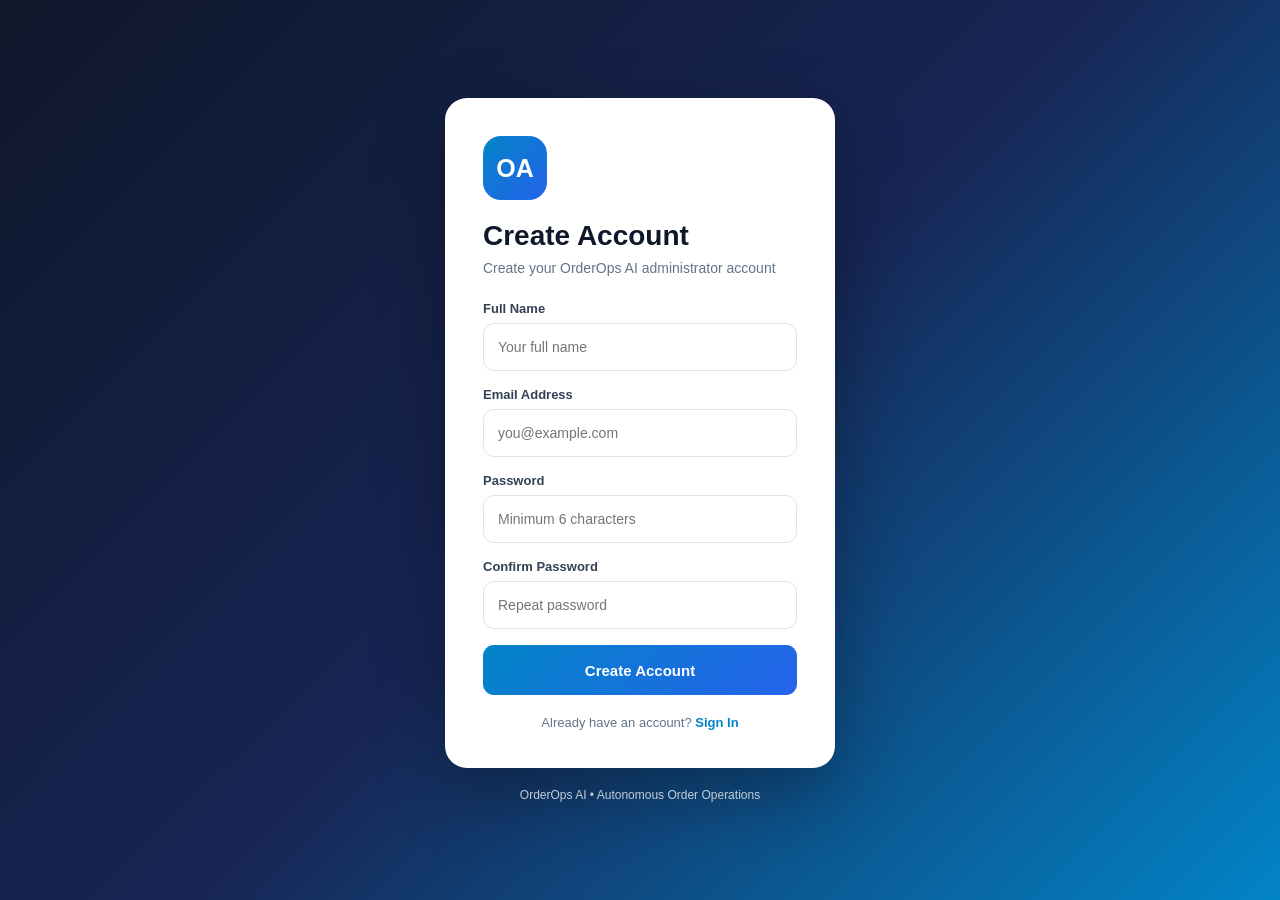
<file: frontend/register.html>
<!DOCTYPE html>
<html lang="en">
<head>
<meta charset="UTF-8">
<meta name="viewport" content="width=device-width, initial-scale=1.0">
<title>Create Account | OrderOps AI</title>

<style>
*{box-sizing:border-box}

body{
    margin:0;
    min-height:100vh;
    font-family:Inter,Segoe UI,Arial,sans-serif;
    background:linear-gradient(135deg,#0f172a,#172554,#0284c7);
    display:flex;
    align-items:center;
    justify-content:center;
}

.container{
    width:100%;
    max-width:430px;
    padding:20px;
}

.card{
    background:#fff;
    border-radius:22px;
    padding:38px;
    box-shadow:0 25px 70px rgba(0,0,0,.3);
}

.logo{
    width:64px;
    height:64px;
    border-radius:18px;
    background:linear-gradient(135deg,#0284c7,#2563eb);
    color:#fff;
    display:flex;
    align-items:center;
    justify-content:center;
    font-size:25px;
    font-weight:900;
    margin-bottom:20px;
}

h1{
    margin:0;
    color:#0f172a;
    font-size:28px;
}

.subtitle{
    margin:8px 0 25px;
    color:#64748b;
    font-size:14px;
}

.field{
    margin-bottom:16px;
}

label{
    display:block;
    margin-bottom:7px;
    color:#334155;
    font-size:13px;
    font-weight:700;
}

input{
    width:100%;
    height:48px;
    padding:0 14px;
    border:1px solid #dbe3ec;
    border-radius:11px;
    outline:none;
    font-size:14px;
}

input:focus{
    border-color:#0284c7;
    box-shadow:0 0 0 3px rgba(2,132,199,.1);
}

button{
    width:100%;
    height:50px;
    border:0;
    border-radius:11px;
    background:linear-gradient(135deg,#0284c7,#2563eb);
    color:#fff;
    font-size:15px;
    font-weight:800;
    cursor:pointer;
}

button:disabled{
    opacity:.6;
}

.error{
    display:none;
    background:#fef2f2;
    color:#b91c1c;
    border:1px solid #fecaca;
    padding:11px;
    border-radius:10px;
    margin-bottom:15px;
    font-size:13px;
}

.login{
    text-align:center;
    margin-top:20px;
    color:#64748b;
    font-size:13px;
}

.login a{
    color:#0284c7;
    font-weight:800;
    text-decoration:none;
}

.brand{
    text-align:center;
    margin-top:20px;
    color:rgba(255,255,255,.75);
    font-size:12px;
}
</style>
</head>

<body>

<div class="container">

<div class="card">

<div class="logo">OA</div>

<h1>Create Account</h1>

<div class="subtitle">
Create your OrderOps AI administrator account
</div>

<div id="errorBox" class="error"></div>

<form id="registerForm">

<div class="field">
<label>Full Name</label>
<input
    id="full_name"
    type="text"
    minlength="2"
    maxlength="150"
    placeholder="Your full name"
    required
>
</div>

<div class="field">
<label>Email Address</label>
<input
    id="email"
    type="email"
    placeholder="you@example.com"
    required
>
</div>

<div class="field">
<label>Password</label>
<input
    id="password"
    type="password"
    minlength="6"
    maxlength="128"
    placeholder="Minimum 6 characters"
    required
>
</div>

<div class="field">
<label>Confirm Password</label>
<input
    id="confirm_password"
    type="password"
    placeholder="Repeat password"
    required
>
</div>

<button id="registerButton" type="submit">
Create Account
</button>

</form>

<div class="login">
Already have an account?
<a href="login.html">Sign In</a>
</div>

</div>

<div class="brand">
OrderOps AI • Autonomous Order Operations
</div>

</div>

<script src="js/api.js"></script>

<script>

const form =
document.getElementById("registerForm");

const errorBox =
document.getElementById("errorBox");

const button =
document.getElementById("registerButton");


form.addEventListener("submit", async function(e){

e.preventDefault();

errorBox.style.display="none";


if(
password.value !==
confirm_password.value
){

errorBox.textContent =
"Passwords do not match.";

errorBox.style.display="block";

return;
}


button.disabled=true;

button.textContent=
"Creating account...";


try{

const response =
await apiFetch(
"/api/auth/register",
{
method:"POST",

body:{
full_name:
full_name.value.trim(),

email:
email.value.trim().toLowerCase(),

password:
password.value
}
}
);


localStorage.setItem(
"access_token",
response.access_token
);


localStorage.setItem(
"orderops_user",
JSON.stringify(
response.user || {}
)
);


window.location.href=
"dashboard.html";


}catch(error){

errorBox.textContent=
error.message ||
"Unable to create account.";

errorBox.style.display=
"block";

button.disabled=false;

button.textContent=
"Create Account";
}

});

</script>

</body>
</html>
</file>
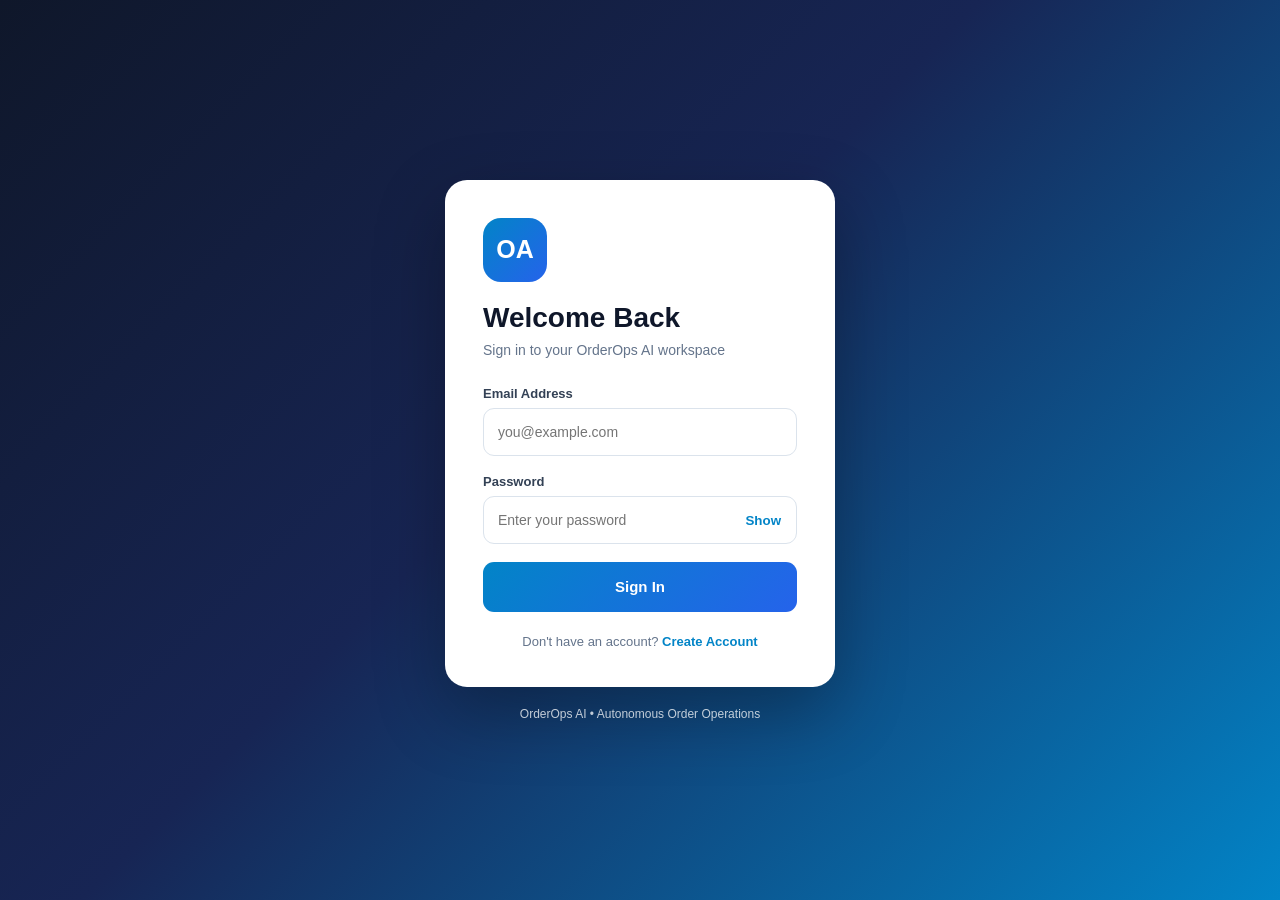
<file: frontend/reports.html>
<!DOCTYPE html>
<html lang="en">

<head>

<meta charset="UTF-8">

<meta
    name="viewport"
    content="width=device-width, initial-scale=1.0"
>

<title>Reports | OrderOps AI</title>

<link
    rel="stylesheet"
    href="css/app.css"
>

<style>

    .reports-brand {
        display: flex;
        align-items: center;
        gap: 14px;
    }

    .reports-logo {
        width: 52px;
        height: 52px;
        object-fit: contain;
        border-radius: 10px;
        display: none;
        background: white;
        border: 1px solid #e5e7eb;
        padding: 4px;
    }

    .reports-brand-info h1 {
        margin: 0;
    }

    .reports-brand-info .page-subtitle {
        margin-top: 3px;
    }

    .business-payment-card {
        margin-top: 20px;
    }

    .payment-grid {
        display: grid;
        grid-template-columns: repeat(2, 1fr);
        gap: 14px;
    }

    .payment-box {
        padding: 16px;
        border: 1px solid #e5e7eb;
        border-radius: 10px;
        background: #f9fafb;
        line-height: 1.7;
        font-size: 13px;
    }

    .payment-box strong {
        font-size: 14px;
    }

    .business-info-card {
        margin-top: 20px;
    }

    .business-info-content {
        display: flex;
        align-items: flex-start;
        gap: 18px;
    }

    .business-info-logo {
        width: 75px;
        height: 75px;
        object-fit: contain;
        border-radius: 10px;
        display: none;
        border: 1px solid #e5e7eb;
        padding: 5px;
        background: white;
    }

    .business-details h2 {
        margin: 0 0 6px;
        font-size: 20px;
    }

    .business-details p {
        margin: 4px 0;
        color: #6b7280;
        font-size: 13px;
    }

    .business-contact {
        display: flex;
        flex-wrap: wrap;
        gap: 6px 18px;
        margin-top: 10px;
        color: #4b5563;
        font-size: 12px;
    }

    .report-actions {
        display: flex;
        gap: 10px;
        flex-wrap: wrap;
    }

    .currency-label {
        font-size: 10px;
        color: #6b7280;
        margin-top: 3px;
    }

    @media (max-width: 800px) {

        .payment-grid {
            grid-template-columns: 1fr;
        }

        .business-info-content {
            flex-direction: column;
        }

        .reports-brand {
            align-items: flex-start;
        }

    }

    @media print {

        @page {
            size: A4 landscape;
            margin: 10mm;
        }

        .sidebar,
        .topbar button,
        .business-payment-card {
            display: none !important;
        }

        .main {
            margin: 0 !important;
            width: 100% !important;
        }

        body {
            background: white !important;
        }

        .card,
        .business-info-card {
            box-shadow: none !important;
        }

    }

</style>

</head>

<body>

<!-- =====================================================
     SIDEBAR
===================================================== -->

<aside class="sidebar">

    <div class="logo">
        Order<span>Ops</span> AI
    </div>

    <a
        class="nav-link"
        href="dashboard.html"
    >
        📊 Dashboard
    </a>

    <a
        class="nav-link"
        href="customers.html"
    >
        👥 Customers
    </a>

    <a
        class="nav-link"
        href="products.html"
    >
        📦 Products
    </a>

    <a
        class="nav-link"
        href="orders.html"
    >
        🧾 Orders
    </a>

    <a
        class="nav-link"
        href="review-queue.html"
    >
        ⚠️ Review Queue
    </a>

    <a
        class="nav-link"
        href="ai-agents.html"
    >
        🤖 AI Agents
    </a>

    <a
        class="nav-link active"
        href="reports.html"
    >
        📈 Reports
    </a>

    <a
        class="nav-link"
        href="settings.html"
    >
        ⚙️ Settings
    </a>

    <a
        class="nav-link"
        href="#"
        onclick="logout(); return false;"
    >
        🚪 Logout
    </a>

</aside>


<!-- =====================================================
     MAIN
===================================================== -->

<main class="main">

    <!-- TOPBAR -->

    <div class="topbar">

        <div class="reports-brand">

            <img
                id="reportsLogo"
                class="reports-logo"
                alt="Business Logo"
            >

            <div class="reports-brand-info">

                <h1
                    id="reportsBusinessName"
                    class="page-title"
                >
                    OrderOps AI
                </h1>

                <div
                    id="reportsSubtitle"
                    class="page-subtitle"
                >
                    Order and AI operations reports
                </div>

            </div>

        </div>


        <div class="report-actions">

            <button
                class="btn"
                onclick="openPrintReport()"
            >
                🖨 Print Report
            </button>

        </div>

    </div>


    <!-- =================================================
         BUSINESS INFORMATION
    ================================================== -->

    <div class="card business-info-card">

        <div class="business-info-content">

            <img
                id="businessInfoLogo"
                class="business-info-logo"
                alt="Business Logo"
            >

            <div class="business-details">

                <h2 id="businessName">
                    OrderOps AI
                </h2>

                <p id="businessDescription">
                    Autonomous Order Operations powered by AI agents.
                </p>

                <div
                    id="businessContact"
                    class="business-contact"
                ></div>

            </div>

        </div>

    </div>


    <!-- =================================================
         SUMMARY
    ================================================== -->

    <div
        id="summary"
        class="grid"
    ></div>


    <!-- =================================================
         ORDER REPORT
    ================================================== -->

    <div class="card">

        <div class="card-header">

            <h2 class="card-title">
                Order Report
            </h2>

        </div>


        <div class="table-wrapper">

            <table>

                <thead>

                    <tr>

                        <th>
                            Order
                        </th>

                        <th>
                            Date
                        </th>

                        <th>
                            Customer
                        </th>

                        <th>
                            Amount
                        </th>

                        <th>
                            Status
                        </th>

                        <th>
                            Risk
                        </th>

                    </tr>

                </thead>

                <tbody id="rows"></tbody>

            </table>

        </div>

    </div>


    <!-- =================================================
         PAYMENT DETAILS
    ================================================== -->

    <div
        id="paymentCard"
        class="card business-payment-card"
        style="display:none;"
    >

        <div class="card-header">

            <h2 class="card-title">
                Business Payment Details
            </h2>

        </div>

        <div class="payment-grid">

            <div
                id="bankBox"
                class="payment-box"
            ></div>

            <div
                id="jazzcashBox"
                class="payment-box"
            ></div>

        </div>

    </div>

</main>


<!-- =====================================================
     API
===================================================== -->

<script src="js/api.js"></script>


<script>

/* =========================================================
   SETTINGS
========================================================= */

const SETTINGS_KEY = "orderops_settings";


const DEFAULT_SETTINGS = {

    workspaceName:
        "OrderOps AI",

    currency:
        "PKR",

    phone:
        "",

    email:
        "",

    address:
        "",

    description:
        "Autonomous Order Operations powered by AI agents.",

    bankName:
        "",

    accountTitle:
        "",

    accountNumber:
        "",

    jazzcash:
        "",

    logo:
        ""

};


/* =========================================================
   LOAD SETTINGS
========================================================= */

function getSettings() {

    try {

        const saved =
            localStorage.getItem(
                SETTINGS_KEY
            );


        if (!saved) {

            return {
                ...DEFAULT_SETTINGS
            };

        }


        const parsed =
            JSON.parse(saved);


        if (
            !parsed ||
            typeof parsed !== "object"
        ) {

            return {
                ...DEFAULT_SETTINGS
            };

        }


        return {
            ...DEFAULT_SETTINGS,
            ...parsed
        };

    }

    catch(error) {

        console.error(
            "Settings loading error:",
            error
        );


        return {
            ...DEFAULT_SETTINGS
        };

    }

}


/* =========================================================
   SETTINGS ALIAS SUPPORT
========================================================= */

function normalizeSettings(settings) {

    const result = {
        ...DEFAULT_SETTINGS,
        ...settings
    };


    if (
        !result.workspaceName
    ) {

        result.workspaceName =
            result.companyName ||
            result.businessName ||
            result.shopName ||
            "OrderOps AI";

    }


    if (
        !result.phone
    ) {

        result.phone =
            result.phoneNumber ||
            result.businessPhone ||
            "";

    }


    if (
        !result.email
    ) {

        result.email =
            result.businessEmail ||
            "";

    }


    if (
        !result.address
    ) {

        result.address =
            result.businessAddress ||
            "";

    }


    if (
        !result.description
    ) {

        result.description =
            result.businessDescription ||
            "";

    }


    if (
        !result.bankName
    ) {

        result.bankName =
            result.bank_name ||
            "";

    }


    if (
        !result.accountTitle
    ) {

        result.accountTitle =
            result.account_title ||
            "";

    }


    if (
        !result.accountNumber
    ) {

        result.accountNumber =
            result.account_number ||
            result.iban ||
            "";

    }


    if (
        !result.jazzcash
    ) {

        result.jazzcash =
            result.jazzCash ||
            result.jazzcashNumber ||
            "";

    }


    return result;

}


/* =========================================================
   APPLY SETTINGS TO REPORT PAGE
========================================================= */

function applySettings() {

    const settings =
        normalizeSettings(
            getSettings()
        );


    console.log(
        "Reports page settings:",
        settings
    );


    /* BUSINESS NAME */

    const businessName =
        settings.workspaceName ||
        "OrderOps AI";


    document.getElementById(
        "reportsBusinessName"
    ).textContent =
        businessName;


    document.getElementById(
        "businessName"
    ).textContent =
        businessName;


    /* DESCRIPTION */

    document.getElementById(
        "reportsSubtitle"
    ).textContent =
        settings.description ||
        "Order and AI operations reports";


    document.getElementById(
        "businessDescription"
    ).textContent =
        settings.description ||
        "";


    /* LOGO */

    const topLogo =
        document.getElementById(
            "reportsLogo"
        );


    const businessLogo =
        document.getElementById(
            "businessInfoLogo"
        );


    if (
        settings.logo &&
        String(settings.logo).trim() !== ""
    ) {

        topLogo.src =
            settings.logo;

        topLogo.style.display =
            "block";


        businessLogo.src =
            settings.logo;

        businessLogo.style.display =
            "block";

    }

    else {

        topLogo.removeAttribute(
            "src"
        );

        topLogo.style.display =
            "none";


        businessLogo.removeAttribute(
            "src"
        );

        businessLogo.style.display =
            "none";

    }


    /* CONTACT */

    const contact =
        document.getElementById(
            "businessContact"
        );


    let contactHTML = "";


    if (settings.phone) {

        contactHTML += `
            <span>
                📞 ${escapeHtml(
                    settings.phone
                )}
            </span>
        `;

    }


    if (settings.email) {

        contactHTML += `
            <span>
                ✉ ${escapeHtml(
                    settings.email
                )}
            </span>
        `;

    }


    if (settings.address) {

        contactHTML += `
            <span>
                📍 ${escapeHtml(
                    settings.address
                )}
            </span>
        `;

    }


    contact.innerHTML =
        contactHTML;


    /* PAYMENT CARD */

    const paymentCard =
        document.getElementById(
            "paymentCard"
        );


    const bankBox =
        document.getElementById(
            "bankBox"
        );


    const jazzcashBox =
        document.getElementById(
            "jazzcashBox"
        );


    const hasBank =
        Boolean(
            settings.bankName ||
            settings.accountTitle ||
            settings.accountNumber
        );


    const hasJazzCash =
        Boolean(
            settings.jazzcash
        );


    if (
        !hasBank &&
        !hasJazzCash
    ) {

        paymentCard.style.display =
            "none";

    }

    else {

        paymentCard.style.display =
            "block";

    }


    /* BANK */

    if (hasBank) {

        bankBox.style.display =
            "block";


        bankBox.innerHTML = `

            <strong>
                🏦 Bank Account
            </strong>

            <br><br>

            ${
                settings.bankName
                    ? `
                        <b>Bank:</b>
                        ${escapeHtml(
                            settings.bankName
                        )}
                        <br>
                    `
                    : ""
            }

            ${
                settings.accountTitle
                    ? `
                        <b>Account Title:</b>
                        ${escapeHtml(
                            settings.accountTitle
                        )}
                        <br>
                    `
                    : ""
            }

            ${
                settings.accountNumber
                    ? `
                        <b>Account / IBAN:</b>
                        ${escapeHtml(
                            settings.accountNumber
                        )}
                    `
                    : ""
            }

        `;

    }

    else {

        bankBox.style.display =
            "none";

        bankBox.innerHTML =
            "";

    }


    /* JAZZCASH */

    if (hasJazzCash) {

        jazzcashBox.style.display =
            "block";


        jazzcashBox.innerHTML = `

            <strong>
                📱 JazzCash
            </strong>

            <br><br>

            <b>Number:</b>
            ${escapeHtml(
                settings.jazzcash
            )}

        `;

    }

    else {

        jazzcashBox.style.display =
            "none";

        jazzcashBox.innerHTML =
            "";

    }

}


/* =========================================================
   CURRENCY
========================================================= */

function money(value) {

    const settings =
        normalizeSettings(
            getSettings()
        );


    const amount =
        Number(
            value || 0
        );


    const currency =
        String(
            settings.currency || "PKR"
        ).toUpperCase();


    if (
        currency === "USD"
    ) {

        return (
            "$" +
            amount.toLocaleString(
                "en-US",
                {
                    minimumFractionDigits: 2,
                    maximumFractionDigits: 2
                }
            )
        );

    }


    if (
        currency === "EUR"
    ) {

        return (
            "€" +
            amount.toLocaleString(
                "en-US",
                {
                    minimumFractionDigits: 2,
                    maximumFractionDigits: 2
                }
            )
        );

    }


    return (
        "Rs. " +
        amount.toLocaleString(
            "en-PK",
            {
                minimumFractionDigits: 2,
                maximumFractionDigits: 2
            }
        )
    );

}


/* =========================================================
   OPEN PROFESSIONAL PRINT REPORT
========================================================= */

function openPrintReport() {

    window.open(
        "print/report-print.html",
        "_blank"
    );

}


/* =========================================================
   LOAD REPORT
========================================================= */

async function loadReport() {

    try {

        /*
         * Apply Settings FIRST
         */

        applySettings();


        /*
         * Load Orders
         */

        const orders =
            await apiFetch(
                "/api/orders/"
            );


        const revenue =
            orders.reduce(
                (
                    sum,
                    order
                ) =>
                    sum +
                    Number(
                        order.total_amount || 0
                    ),
                0
            );


        const recovered =
            orders.reduce(
                (
                    sum,
                    order
                ) =>
                    sum +
                    Number(
                        order.recovered_amount || 0
                    ),
                0
            );


        const refunds =
            orders.reduce(
                (
                    sum,
                    order
                ) =>
                    sum +
                    Number(
                        order.refund_amount || 0
                    ),
                0
            );


        /*
         * SUMMARY
         */

        document.getElementById(
            "summary"
        ).innerHTML = [

            [
                "Total Orders",
                orders.length
            ],

            [
                "Total Revenue",
                money(revenue)
            ],

            [
                "Recovered",
                money(recovered)
            ],

            [
                "Refunds",
                money(refunds)
            ]

        ].map(
            item => `

                <div class="stat-card">

                    <div class="stat-label">
                        ${item[0]}
                    </div>

                    <div class="stat-value">
                        ${item[1]}
                    </div>

                </div>

            `
        ).join("");


        /*
         * TABLE
         */

        document.getElementById(
            "rows"
        ).innerHTML = orders.length

            ?

            orders.map(
                order => `

                    <tr>

                        <td>
                            ${escapeHtml(
                                order.order_number
                            )}
                        </td>

                        <td>
                            ${formatDate(
                                order.created_at
                            )}
                        </td>

                        <td>
                            ${escapeHtml(
                                order.customer_name ||
                                "Unknown Customer"
                            )}
                        </td>

                        <td>
                            ${money(
                                order.total_amount
                            )}
                        </td>

                        <td>
                            ${escapeHtml(
                                order.status ||
                                "-"
                            )}
                        </td>

                        <td>

                            ${
                                order.risk_score ??
                                0
                            }

                            /

                            ${escapeHtml(
                                order.risk_level ||
                                "low"
                            )}

                        </td>

                    </tr>

                `
            ).join("")

            :

            `

                <tr>

                    <td
                        colspan="6"
                        class="empty"
                    >
                        No report data.
                    </td>

                </tr>

            `;

    }

    catch(error) {

        console.error(
            "Reports error:",
            error
        );


        alert(
            error.message
        );

    }

}


/* =========================================================
   DATE
========================================================= */

function formatDate(
    value
) {

    if (!value) {

        return "-";

    }


    const date =
        new Date(value);


    if (
        Number.isNaN(
            date.getTime()
        )
    ) {

        return value;

    }


    return date.toLocaleDateString(
        "en-PK",
        {
            year: "numeric",
            month: "short",
            day: "numeric"
        }
    );

}


/* =========================================================
   ESCAPE HTML
========================================================= */

function escapeHtml(
    value
) {

    return String(
        value ?? ""
    )
        .replace(
            /&/g,
            "&amp;"
        )
        .replace(
            /</g,
            "&lt;"
        )
        .replace(
            />/g,
            "&gt;"
        )
        .replace(
            /"/g,
            "&quot;"
        )
        .replace(
            /'/g,
            "&#039;"
        );

}


/* =========================================================
   REFRESH WHEN SETTINGS CHANGE
========================================================= */

window.addEventListener(
    "storage",
    function(event) {

        if (
            event.key ===
            SETTINGS_KEY
        ) {

            applySettings();

            loadReport();

        }

    }
);


/* =========================================================
   START
========================================================= */

if (
    requireAuth()
) {

    loadReport();

}

</script>

</body>

</html>
</file>
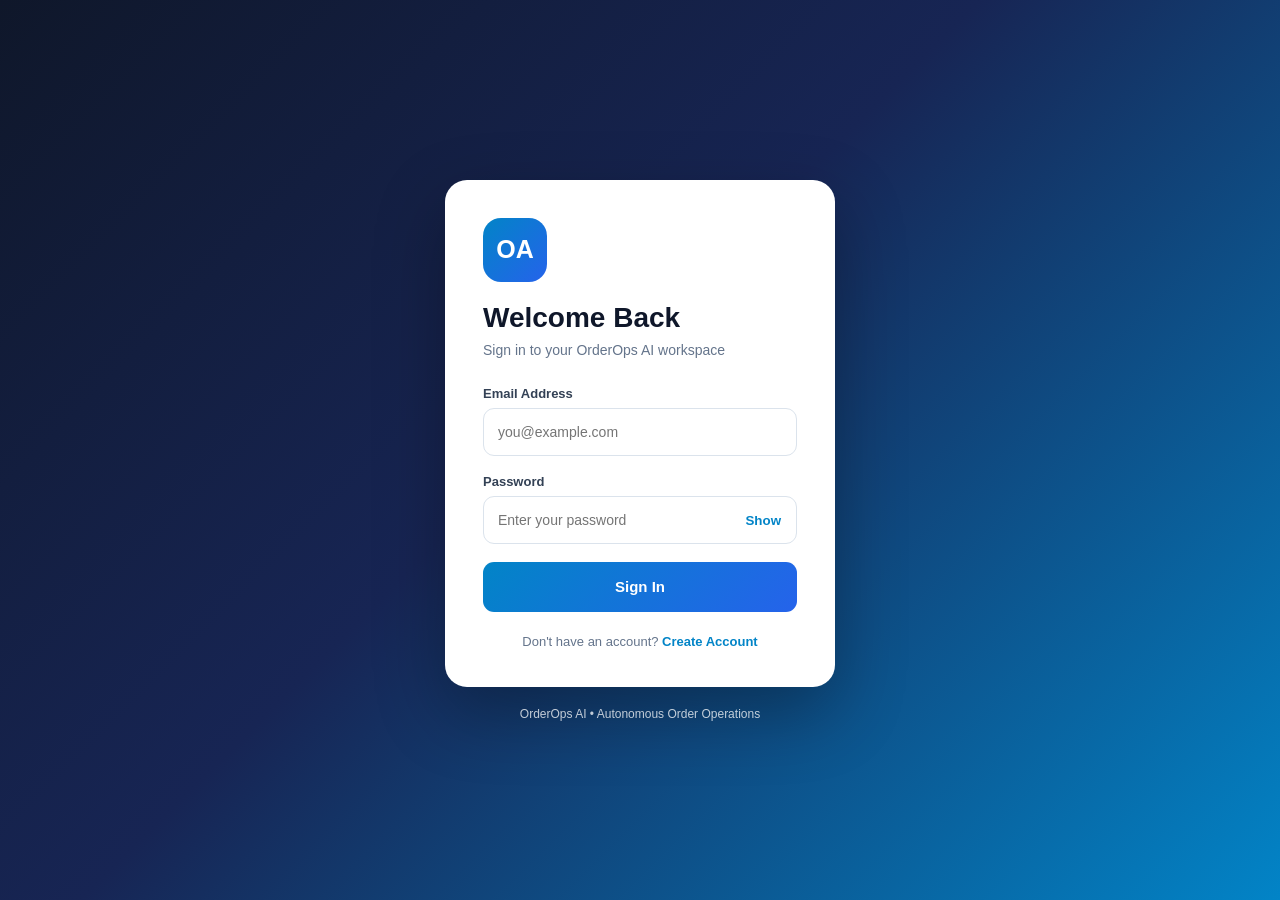
<file: frontend/review-queue.html>
<!DOCTYPE html>
<html lang="en">

<head>

<meta charset="UTF-8">

<meta name="viewport"
content="width=device-width, initial-scale=1.0">

<title>Review Queue | OrderOps AI</title>

<link rel="stylesheet"
href="css/app.css">

</head>

<body>

<aside class="sidebar">

<div class="logo">
Order<span>Ops</span> AI
</div>

<a class="nav-link"
href="dashboard.html">
📊 Dashboard
</a>

<a class="nav-link"
href="customers.html">
👥 Customers
</a>

<a class="nav-link"
href="products.html">
📦 Products
</a>

<a class="nav-link"
href="orders.html">
🧾 Orders
</a>

<a class="nav-link active"
href="review-queue.html">
⚠️ Review Queue
</a>

<a class="nav-link"
href="ai-agents.html">
🤖 AI Agents
</a>

<a class="nav-link"
href="reports.html">
📈 Reports
</a>

<a class="nav-link"
href="settings.html">
⚙️ Settings
</a>

<a class="nav-link"
href="#"
onclick="logout();return false;">
🚪 Logout
</a>

</aside>


<main class="main">

<div class="topbar">

<div>

<h1 class="page-title">
Review Queue
</h1>

<div class="page-subtitle">
Orders requiring operational attention
</div>

</div>

<button
class="btn"
onclick="loadQueue()">

Refresh Queue

</button>

</div>


<div class="grid">

<div class="stat-card">

<div class="stat-label">
High Risk
</div>

<div
id="highRisk"
class="stat-value">

0

</div>

</div>


<div class="stat-card">

<div class="stat-label">
Manual Review
</div>

<div
id="manual"
class="stat-value">

0

</div>

</div>


<div class="stat-card">

<div class="stat-label">
Inventory Review
</div>

<div
id="inventory"
class="stat-value">

0

</div>

</div>

</div>


<div class="card">

<div class="table-wrapper">

<table>

<thead>

<tr>

<th>Order</th>
<th>Customer</th>
<th>Amount</th>
<th>Risk</th>
<th>Status</th>
<th>Action</th>

</tr>

</thead>

<tbody id="rows"></tbody>

</table>

</div>

</div>

</main>


<script src="js/api.js"></script>

<script>

async function loadQueue() {

    try {

        const orders =
            await apiFetch(
                "/api/orders/"
            );


        const queue =
            orders.filter(order =>

                [
                    "review",
                    "manual_review",
                    "inventory_review"
                ].includes(
                    order.status
                )

                ||

                order.risk_level === "high"

            );


        document.getElementById(
            "highRisk"
        ).textContent = orders.filter(
            x => x.risk_level === "high"
        ).length;


        document.getElementById(
            "manual"
        ).textContent = orders.filter(
            x =>
                [
                    "review",
                    "manual_review"
                ].includes(x.status)
        ).length;


        document.getElementById(
            "inventory"
        ).textContent = orders.filter(
            x =>
                x.status ===
                "inventory_review"
        ).length;


        document.getElementById(
            "rows"
        ).innerHTML = queue.length

            ? queue.map(order => `

                <tr>

                    <td>
                        ${escapeHtml(
                            order.order_number
                        )}
                    </td>

                    <td>
                        ${escapeHtml(
                            order.customer_name
                        )}
                    </td>

                    <td>
                        ${money(
                            order.total_amount
                        )}
                    </td>

                    <td>

                        <span class="badge badge-red">

                        ${order.risk_score}
                        /
                        ${order.risk_level}

                        </span>

                    </td>

                    <td>
                        ${escapeHtml(
                            order.status
                        )}
                    </td>

                    <td>

                        <button
                        class="btn"
                        onclick="processOrder(${order.id})">

                        Recheck AI

                        </button>

                    </td>

                </tr>

            `).join("")

            :

            `
                <tr>

                    <td
                    colspan="6"
                    class="empty">

                    🎉 Review queue is clear.

                    </td>

                </tr>
            `;

    }

    catch(error) {

        alert(error.message);

    }

}


async function processOrder(id) {

    try {

        await apiFetch(
            `/api/agents/orders/${id}/process`,
            {
                method: "POST"
            }
        );

        loadQueue();

    }

    catch(error) {

        alert(error.message);

    }

}


if (requireAuth()) {
    loadQueue();
}

</script>

</body>
</html>
</file>
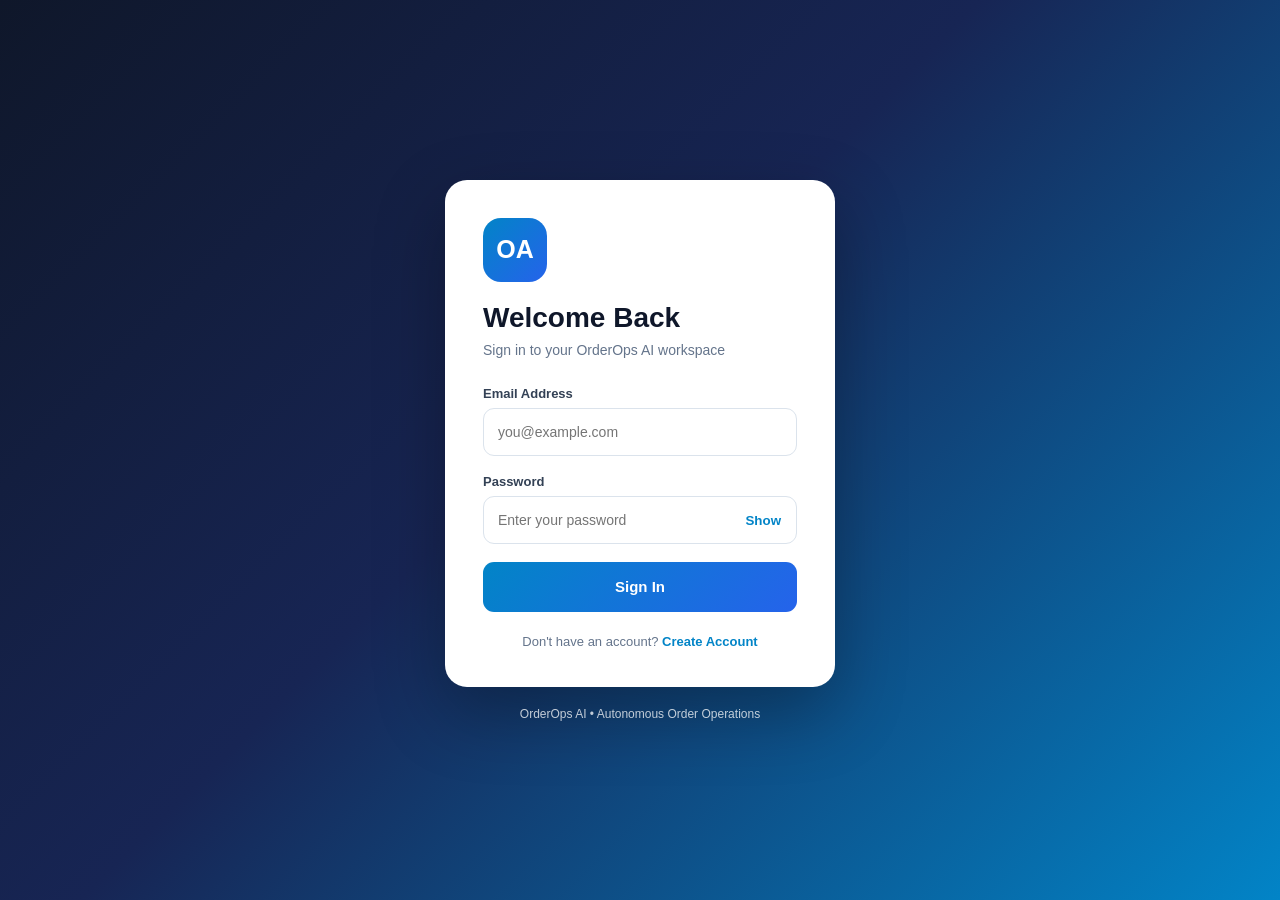
<file: frontend/settings.html>
<!DOCTYPE html>
<html lang="en">

<head>

<meta charset="UTF-8">

<meta name="viewport"
content="width=device-width, initial-scale=1.0">

<title>Settings | OrderOps AI</title>

<link rel="stylesheet"
href="css/app.css">

</head>

<body>

<aside class="sidebar">

<div class="logo">
Order<span>Ops</span> AI
</div>

<a class="nav-link"
href="dashboard.html">
📊 Dashboard
</a>

<a class="nav-link"
href="customers.html">
👥 Customers
</a>

<a class="nav-link"
href="products.html">
📦 Products
</a>

<a class="nav-link"
href="orders.html">
🧾 Orders
</a>

<a class="nav-link"
href="review-queue.html">
⚠️ Review Queue
</a>

<a class="nav-link"
href="ai-agents.html">
🤖 AI Agents
</a>

<a class="nav-link"
href="reports.html">
📈 Reports
</a>

<a class="nav-link active"
href="settings.html">
⚙️ Settings
</a>

<a class="nav-link"
href="#"
onclick="logout();return false;">
🚪 Logout
</a>

</aside>


<main class="main">

<div class="topbar">

<div>

<h1 class="page-title">
Settings
</h1>

<div class="page-subtitle">
Manage your OrderOps AI workspace and print branding
</div>

</div>

</div>


<!-- =========================
     WORKSPACE SETTINGS
========================= -->

<div class="card">

<h2 class="card-title">
Workspace & Print Settings
</h2>

<br>


<form id="settingsForm"
class="form-grid">


<div class="field">

<label>
Workspace / Company Name
</label>

<input
id="workspaceName"
type="text"
placeholder="OrderOps AI">

</div>


<div class="field">

<label>
Currency
</label>

<select id="currency">

<option value="PKR">
PKR - Pakistani Rupee
</option>

<option value="USD">
USD - US Dollar
</option>

</select>

</div>


<div class="field">

<label>
Phone Number
</label>

<input
id="phone"
type="text"
placeholder="+92 XXX XXXXXXX">

</div>


<div class="field">

<label>
Email Address
</label>

<input
id="email"
type="email"
placeholder="business@example.com">

</div>


<div class="field full">

<label>
Business Address
</label>

<input
id="address"
type="text"
placeholder="Business address">

</div>


<div class="field full">

<label>
System / Business Description
</label>

<textarea
id="description"
rows="4"
placeholder="Business description"></textarea>

</div>


<div class="field">

<label>
Bank Name
</label>

<input
id="bankName"
type="text"
placeholder="Bank name">

</div>


<div class="field">

<label>
Bank Account Title
</label>

<input
id="accountTitle"
type="text"
placeholder="Account title">

</div>


<div class="field">

<label>
Account Number / IBAN
</label>

<input
id="accountNumber"
type="text"
placeholder="Account number or IBAN">

</div>


<div class="field">

<label>
JazzCash Number
</label>

<input
id="jazzcash"
type="text"
placeholder="03XXXXXXXXX">

</div>


<div class="actions">

<button
class="btn"
type="submit">

💾 Save Settings

</button>


<button
class="btn btn-danger"
type="button"
onclick="logout()">

🚪 Logout

</button>

</div>

</form>

</div>


<!-- =========================
     LOGO
========================= -->

<div class="card">

<h2 class="card-title">
Business Logo
</h2>

<br>

<div class="field">

<label>
Logo Image
</label>

<input
id="logoInput"
type="file"
accept="image/png,image/jpeg,image/webp">

</div>


<div
style="
margin-top:20px;
display:flex;
align-items:center;
gap:20px;
flex-wrap:wrap;
">

<div
style="
width:120px;
height:120px;
border:1px solid #ddd;
border-radius:12px;
display:flex;
align-items:center;
justify-content:center;
overflow:hidden;
background:#f8fafc;
">

<img
id="logoPreview"
alt="Business Logo"
style="
max-width:100%;
max-height:100%;
object-fit:contain;
">

</div>

<div>

<div
style="
font-size:14px;
color:#64748b;
margin-bottom:8px;
">

This logo will be used on printable invoices and reports.

</div>

<button
type="button"
class="btn"
onclick="removeLogo()">

Remove Logo

</button>

</div>

</div>

</div>


<!-- =========================
     CURRENT USER
========================= -->

<div class="card">

<h2 class="card-title">
Current User
</h2>

<br>

<div id="userInfo">
Loading...
</div>

</div>


<!-- =========================
     SYSTEM INFORMATION
========================= -->

<div class="card">

<h2 class="card-title">
System Information
</h2>

<br>

<div class="activity-item">

<div class="activity-node">
OrderOps AI
</div>

<div class="activity-message">
Autonomous Order Triage & Resolution Agent
</div>

</div>

</div>

</main>


<script src="js/api.js"></script>


<script>

/* =========================================================
   ORDEROPS AI SETTINGS
   Central frontend settings storage
========================================================= */

const SETTINGS_KEY = "orderops_settings";


const DEFAULT_SETTINGS = {

    workspaceName: "OrderOps AI",

    currency: "PKR",

    phone: "",

    email: "",

    address: "",

    description:
        "Autonomous Order Operations powered by AI agents.",

    bankName: "",

    accountTitle: "",

    accountNumber: "",

    jazzcash: "",

    logo: ""

};


/* =========================================================
   GET SETTINGS
========================================================= */

function getSettings() {

    try {

        const saved =
            JSON.parse(
                localStorage.getItem(
                    SETTINGS_KEY
                ) || "{}"
            );

        return {
            ...DEFAULT_SETTINGS,
            ...saved
        };

    }

    catch(error) {

        console.error(
            "Settings read error:",
            error
        );

        return {
            ...DEFAULT_SETTINGS
        };

    }

}


/* =========================================================
   SAVE SETTINGS
========================================================= */

function saveSettings(settings) {

    localStorage.setItem(
        SETTINGS_KEY,
        JSON.stringify(settings)
    );

}


/* =========================================================
   LOAD SETTINGS INTO FORM
========================================================= */

function loadWorkspaceSettings() {

    const settings =
        getSettings();


    document.getElementById(
        "workspaceName"
    ).value =
        settings.workspaceName;


    document.getElementById(
        "currency"
    ).value =
        settings.currency;


    document.getElementById(
        "phone"
    ).value =
        settings.phone;


    document.getElementById(
        "email"
    ).value =
        settings.email;


    document.getElementById(
        "address"
    ).value =
        settings.address;


    document.getElementById(
        "description"
    ).value =
        settings.description;


    document.getElementById(
        "bankName"
    ).value =
        settings.bankName;


    document.getElementById(
        "accountTitle"
    ).value =
        settings.accountTitle;


    document.getElementById(
        "accountNumber"
    ).value =
        settings.accountNumber;


    document.getElementById(
        "jazzcash"
    ).value =
        settings.jazzcash;


    updateLogoPreview(
        settings.logo
    );

}


/* =========================================================
   LOGO PREVIEW
========================================================= */

function updateLogoPreview(
    logo
) {

    const preview =
        document.getElementById(
            "logoPreview"
        );


    if (logo) {

        preview.src = logo;

    }

    else {

        preview.removeAttribute(
            "src"
        );

        preview.alt =
            "No logo selected";

    }

}


/* =========================================================
   LOGO FILE
========================================================= */

document.getElementById(
    "logoInput"
).addEventListener(
    "change",
    function(event) {

        const file =
            event.target.files[0];


        if (!file) {
            return;
        }


        if (!file.type.startsWith("image/")) {

            alert(
                "Please select a valid image file."
            );

            return;

        }


        const reader =
            new FileReader();


        reader.onload =
            function(e) {

                const settings =
                    getSettings();


                settings.logo =
                    e.target.result;


                saveSettings(
                    settings
                );


                updateLogoPreview(
                    settings.logo
                );


                alert(
                    "Logo updated successfully."
                );

            };


        reader.readAsDataURL(
            file
        );

    }
);


/* =========================================================
   REMOVE LOGO
========================================================= */

function removeLogo() {

    const settings =
        getSettings();


    settings.logo = "";


    saveSettings(
        settings
    );


    updateLogoPreview(
        ""
    );


    document.getElementById(
        "logoInput"
    ).value = "";


    alert(
        "Logo removed successfully."
    );

}


/* =========================================================
   SAVE FORM
========================================================= */

document.getElementById(
    "settingsForm"
).addEventListener(
    "submit",
    function(event) {

        event.preventDefault();


        const oldSettings =
            getSettings();


        const settings = {

            workspaceName:
                document
                .getElementById(
                    "workspaceName"
                )
                .value
                .trim() ||
                "OrderOps AI",


            currency:
                document
                .getElementById(
                    "currency"
                )
                .value,


            phone:
                document
                .getElementById(
                    "phone"
                )
                .value
                .trim(),


            email:
                document
                .getElementById(
                    "email"
                )
                .value
                .trim(),


            address:
                document
                .getElementById(
                    "address"
                )
                .value
                .trim(),


            description:
                document
                .getElementById(
                    "description"
                )
                .value
                .trim(),


            bankName:
                document
                .getElementById(
                    "bankName"
                )
                .value
                .trim(),


            accountTitle:
                document
                .getElementById(
                    "accountTitle"
                )
                .value
                .trim(),


            accountNumber:
                document
                .getElementById(
                    "accountNumber"
                )
                .value
                .trim(),


            jazzcash:
                document
                .getElementById(
                    "jazzcash"
                )
                .value
                .trim(),


            /*
             * IMPORTANT:
             * Existing logo is preserved
             * when only text settings are saved.
             */

            logo:
                oldSettings.logo || ""

        };


        saveSettings(
            settings
        );


        alert(
            "Settings saved successfully. Print pages will use the latest settings."
        );

    }
);


/* =========================================================
   CURRENT USER
========================================================= */

async function loadUserInfo() {

    try {

        const user =
            await getCurrentUser();


        document.getElementById(
            "userInfo"
        ).innerHTML = `

            <div class="activity-item">

                <div class="activity-node">

                    ${escapeHtml(
                        user.full_name
                    )}

                </div>

                <div class="activity-message">

                    ${escapeHtml(
                        user.email
                    )}

                </div>

                <div class="activity-date">

                    Account ID:
                    ${user.id}

                    ·

                    ${
                        user.is_active
                        ? "Active"
                        : "Inactive"
                    }

                </div>

            </div>

        `;

    }

    catch(error) {

        document.getElementById(
            "userInfo"
        ).textContent =
            error.message;

    }

}


/* =========================================================
   INITIAL LOAD
========================================================= */

if (requireAuth()) {

    loadWorkspaceSettings();

    loadUserInfo();

}

</script>

</body>
</html>
</file>
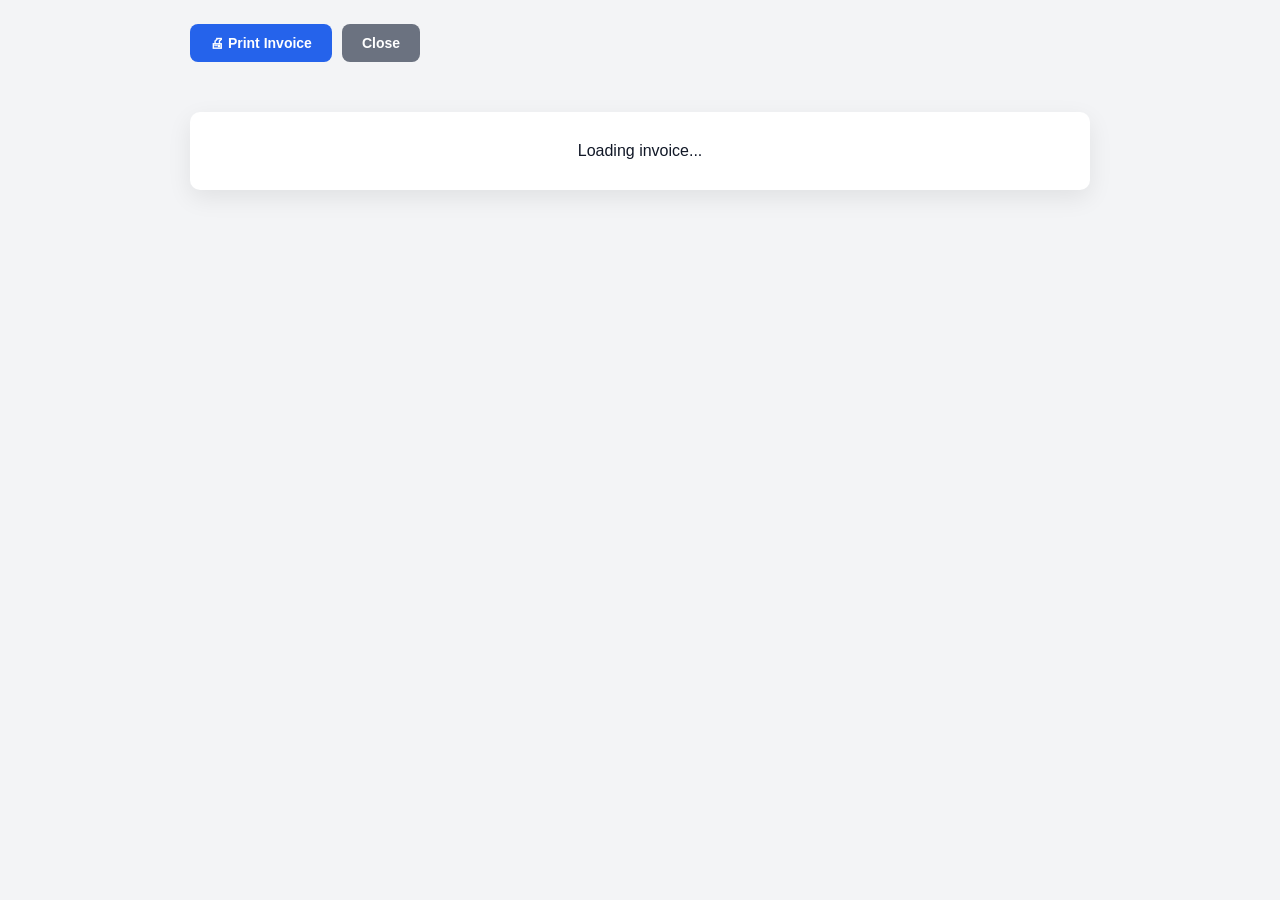
<file: frontend/print/invoice-print.html>
<!DOCTYPE html>
<html lang="en">
<head>
    <meta charset="UTF-8">

    <meta
        name="viewport"
        content="width=device-width, initial-scale=1.0"
    >

    <title>Invoice - OrderOps AI</title>

    <link
        rel="stylesheet"
        href="../css/app.css"
    >

    <style>

        * {
            box-sizing: border-box;
        }

        body {
            margin: 0;
            padding: 24px;
            background: #f3f4f6;
            font-family:
                Arial,
                Helvetica,
                sans-serif;
            color: #111827;
        }

        /* =========================
           ACTION BUTTONS
        ========================= */

        .print-actions {
            max-width: 900px;
            margin: 0 auto 18px;

            display: flex;
            gap: 10px;
        }

        .print-actions button {
            border: none;
            border-radius: 8px;

            padding: 11px 20px;

            cursor: pointer;

            font-size: 14px;
            font-weight: 600;
        }

        .btn-print {
            background: #2563eb;
            color: #ffffff;
        }

        .btn-print:hover {
            background: #1d4ed8;
        }

        .btn-close {
            background: #6b7280;
            color: #ffffff;
        }

        .btn-close:hover {
            background: #4b5563;
        }

        /* =========================
           LOADING / ERROR
        ========================= */

        .loading,
        .error {
            max-width: 900px;

            margin: 50px auto;

            padding: 30px;

            background: #ffffff;

            border-radius: 10px;

            text-align: center;

            box-shadow:
                0 8px 25px
                rgba(0, 0, 0, 0.08);
        }

        .error {
            color: #b91c1c;

            border:
                1px solid #fecaca;

            background: #fef2f2;
        }

        /* =========================
           INVOICE
        ========================= */

        .invoice {
            width: 100%;
            max-width: 900px;

            margin: 0 auto;

            background: #ffffff;

            padding: 40px;

            box-shadow:
                0 8px 30px
                rgba(0, 0, 0, 0.08);
        }

        /* =========================
           HEADER
        ========================= */

        .invoice-header {
            display: flex;

            justify-content:
                space-between;

            align-items:
                flex-start;

            border-bottom:
                2px solid #111827;

            padding-bottom: 20px;

            margin-bottom: 25px;
        }

        .brand h1 {
            margin: 0 0 6px;

            font-size: 28px;
            font-weight: 700;
        }

        .brand p {
            margin: 0;

            color: #6b7280;

            font-size: 13px;
        }

        .invoice-title {
            text-align: right;
        }

        .invoice-title h2 {
            margin: 0;

            font-size: 28px;

            letter-spacing: 1px;
        }

        .invoice-title p {
            margin: 5px 0 0;

            color: #6b7280;

            font-size: 13px;
        }

        /* =========================
           INFO
        ========================= */

        .info-grid {
            display: grid;

            grid-template-columns:
                1fr 1fr;

            gap: 20px;

            margin-bottom: 28px;
        }

        .info-box {
            border:
                1px solid #e5e7eb;

            border-radius: 8px;

            padding: 16px;
        }

        .info-box h3 {
            margin: 0 0 10px;

            font-size: 12px;

            text-transform:
                uppercase;

            letter-spacing:
                .6px;

            color: #6b7280;
        }

        .info-box p {
            margin: 5px 0;

            font-size: 14px;
        }

        /* =========================
           TABLE
        ========================= */

        table {
            width: 100%;

            border-collapse:
                collapse;

            margin-top: 5px;
        }

        thead th {
            background: #111827;

            color: #ffffff;

            padding:
                11px 10px;

            text-align: left;

            font-size: 12px;
        }

        tbody td {
            padding:
                12px 10px;

            border-bottom:
                1px solid #e5e7eb;

            font-size: 13px;
        }

        tbody tr:last-child td {
            border-bottom:
                1px solid #d1d5db;
        }

        .text-right {
            text-align: right;
        }

        /* =========================
           TOTALS
        ========================= */

        .totals {
            width: 360px;

            margin-left: auto;

            margin-top: 25px;
        }

        .total-row {
            display: flex;

            justify-content:
                space-between;

            align-items: center;

            padding:
                7px 0;

            font-size: 14px;
        }

        .total-row.grand {
            border-top:
                2px solid #111827;

            margin-top: 8px;

            padding-top: 13px;

            font-size: 20px;

            font-weight: 700;
        }

        .total-row.paid {
            color: #15803d;

            font-weight: 600;
        }

        .total-row.due {
            color: #dc2626;

            font-size: 17px;

            font-weight: 700;
        }

        /* =========================
           FOOTER
        ========================= */

        .footer {
            margin-top: 45px;

            padding-top: 18px;

            border-top:
                1px solid #e5e7eb;

            text-align: center;

            color: #6b7280;

            font-size: 12px;

            line-height: 1.6;
        }

        /* =========================
           MOBILE
        ========================= */

        @media (max-width: 700px) {

            body {
                padding: 10px;
            }

            .invoice {
                padding: 20px;
            }

            .invoice-header {
                flex-direction:
                    column;

                gap: 18px;
            }

            .invoice-title {
                text-align: left;
            }

            .info-grid {
                grid-template-columns:
                    1fr;
            }

            .totals {
                width: 100%;
            }

            table {
                font-size: 12px;
            }

            thead th,
            tbody td {
                padding:
                    8px 6px;
            }
        }

        /* =========================
           PRINT
        ========================= */

        @media print {

            @page {
                size: A4;

                margin: 12mm;
            }

            html,
            body {
                width: 100%;

                background:
                    #ffffff;

                padding: 0;

                margin: 0;
            }

            .print-actions {
                display: none !important;
            }

            .loading,
            .error {
                display: none !important;
            }

            .invoice {
                display: block !important;

                width: 100%;

                max-width: none;

                margin: 0;

                padding: 0;

                box-shadow: none;
            }

            .invoice-header {
                break-inside: avoid;
                page-break-inside: avoid;
            }

            .info-grid {
                break-inside: avoid;
                page-break-inside: avoid;
            }

            table {
                break-inside: auto;
            }

            tr {
                break-inside: avoid;
                page-break-inside: avoid;
            }

            .totals {
                break-inside: avoid;
                page-break-inside: avoid;
            }

            .footer {
                break-inside: avoid;
                page-break-inside: avoid;
            }
        }

    </style>
</head>

<body>

    <!-- =========================
         ACTIONS
    ========================= -->

    <div class="print-actions">

        <button
            type="button"
            class="btn-print"
            onclick="window.print()"
        >
            🖨 Print Invoice
        </button>

        <button
            type="button"
            class="btn-close"
            onclick="window.close()"
        >
            Close
        </button>

    </div>


    <!-- =========================
         LOADING
    ========================= -->

    <div
        id="loading"
        class="loading"
    >
        Loading invoice...
    </div>


    <!-- =========================
         ERROR
    ========================= -->

    <div
        id="error"
        class="error"
        style="display:none;"
    ></div>


    <!-- =========================
         INVOICE
    ========================= -->

    <div
        id="invoice"
        class="invoice"
        style="display:none;"
    >

        <!-- HEADER -->

        <div class="invoice-header">

            <div class="brand">

                <h1>
                    OrderOps AI
                </h1>

                <p>
                    Autonomous Order Operations
                </p>

            </div>


            <div class="invoice-title">

                <h2>
                    INVOICE
                </h2>

                <p>
                    Invoice:
                    <strong id="invoiceNumber">
                        -
                    </strong>
                </p>

                <p id="invoiceDate">
                    -
                </p>

            </div>

        </div>


        <!-- CUSTOMER / ORDER -->

        <div class="info-grid">

            <div class="info-box">

                <h3>
                    Bill To
                </h3>

                <p>
                    <strong id="customerName">
                        -
                    </strong>
                </p>

                <p id="customerEmail">
                    -
                </p>

                <p id="customerPhone">
                    -
                </p>

                <p id="customerAddress">
                    -
                </p>

            </div>


            <div class="info-box">

                <h3>
                    Order Information
                </h3>

                <p>
                    <strong>
                        Order:
                    </strong>

                    <span id="orderNumber">
                        -
                    </span>
                </p>

                <p>
                    <strong>
                        Status:
                    </strong>

                    <span id="orderStatus">
                        -
                    </span>
                </p>

                <p>
                    <strong>
                        Risk:
                    </strong>

                    <span id="riskLevel">
                        -
                    </span>
                </p>

            </div>

        </div>


        <!-- ITEMS -->

        <table>

            <thead>

                <tr>

                    <th>
                        #
                    </th>

                    <th>
                        Product
                    </th>

                    <th class="text-right">
                        Qty
                    </th>

                    <th class="text-right">
                        Unit Price
                    </th>

                    <th class="text-right">
                        Total
                    </th>

                </tr>

            </thead>


            <tbody
                id="itemsBody"
            ></tbody>

        </table>


        <!-- TOTALS -->

        <div class="totals">

            <div class="total-row">

                <span>
                    Subtotal
                </span>

                <strong id="subtotal">
                    Rs. 0.00
                </strong>

            </div>


            <div class="total-row paid">

                <span>
                    Paid / Recovered
                </span>

                <strong id="paidAmount">
                    Rs. 0.00
                </strong>

            </div>


            <div class="total-row">

                <span>
                    Refund
                </span>

                <strong id="refundAmount">
                    Rs. 0.00
                </strong>

            </div>


            <div class="total-row grand">

                <span>
                    GRAND TOTAL
                </span>

                <strong id="grandTotal">
                    Rs. 0.00
                </strong>

            </div>


            <div class="total-row due">

                <span>
                    REMAINING DUE
                </span>

                <strong id="remainingDue">
                    Rs. 0.00
                </strong>

            </div>

        </div>


        <!-- FOOTER -->

        <div class="footer">

            Thank you for your business.

            <br>

            Generated by
            <strong>
                OrderOps AI
            </strong>

        </div>

    </div>


    <!-- API -->

    <script src="../js/api.js"></script>


    <script>

        /*
         * IMPORTANT
         *
         * apiFetch() already parses JSON.
         *
         * Therefore:
         *
         * WRONG:
         * const response = await apiFetch(...);
         * const data = await response.json();
         *
         * CORRECT:
         * const data = await apiFetch(...);
         */


        async function loadInvoice() {

            const params =
                new URLSearchParams(
                    window.location.search
                );


            const orderId =
                params.get("id");


            if (!orderId) {

                throw new Error(
                    "Order ID is missing from URL."
                );
            }


            console.log(
                "Invoice loading for order:",
                orderId
            );


            /*
             * apiFetch returns JSON directly.
             */

            const order =
                await apiFetch(
                    `/api/orders/${orderId}`
                );


            console.log(
                "Invoice order data:",
                order
            );


            if (!order) {

                throw new Error(
                    "Backend returned empty order data."
                );
            }


            renderInvoice(order);
        }


        function renderInvoice(order) {

            /*
             * Invoice information
             */

            document.getElementById(
                "invoiceNumber"
            ).textContent =
                order.order_number || "-";


            document.getElementById(
                "invoiceDate"
            ).textContent =
                formatDate(
                    order.created_at
                );


            /*
             * Order information
             */

            document.getElementById(
                "orderNumber"
            ).textContent =
                order.order_number || "-";


            document.getElementById(
                "orderStatus"
            ).textContent =
                order.status || "-";


            document.getElementById(
                "riskLevel"
            ).textContent =
                order.risk_level || "low";


            /*
             * Customer
             */

            const customer =
                order.customer || {};


            document.getElementById(
                "customerName"
            ).textContent =
                order.customer_name ||
                customer.name ||
                "Unknown Customer";


            document.getElementById(
                "customerEmail"
            ).textContent =
                customer.email || "";


            document.getElementById(
                "customerPhone"
            ).textContent =
                customer.phone || "";


            document.getElementById(
                "customerAddress"
            ).textContent =
                customer.address || "";


            /*
             * Products
             */

            const tbody =
                document.getElementById(
                    "itemsBody"
                );


            tbody.innerHTML = "";


            let subtotal = 0;


            const items =
                Array.isArray(order.items)
                    ? order.items
                    : [];


            if (items.length === 0) {

                const row =
                    document.createElement("tr");


                row.innerHTML = `
                    <td colspan="5"
                        style="text-align:center;">
                        No order items found.
                    </td>
                `;


                tbody.appendChild(row);

            }


            items.forEach(
                (item, index) => {

                    const quantity =
                        Number(
                            item.quantity || 0
                        );


                    const unitPrice =
                        Number(
                            item.unit_price || 0
                        );


                    const lineTotal =
                        Number(
                            item.line_total ??
                            (
                                quantity *
                                unitPrice
                            )
                        );


                    subtotal +=
                        lineTotal;


                    const row =
                        document.createElement(
                            "tr"
                        );


                    row.innerHTML = `

                        <td>
                            ${index + 1}
                        </td>

                        <td>
                            ${escapeHtml(
                                item.product_name ||
                                "Product"
                            )}
                        </td>

                        <td class="text-right">
                            ${quantity}
                        </td>

                        <td class="text-right">
                            ${money(unitPrice)}
                        </td>

                        <td class="text-right">
                            ${money(lineTotal)}
                        </td>

                    `;


                    tbody.appendChild(row);

                }
            );


            /*
             * Amount calculations
             */

            const grandTotal =
                Number(
                    order.total_amount ??
                    subtotal
                );


            const paid =
                Number(
                    order.recovered_amount || 0
                );


            const refund =
                Number(
                    order.refund_amount || 0
                );


            const remainingDue =
                Math.max(
                    grandTotal -
                    paid -
                    refund,
                    0
                );


            /*
             * Display totals
             */

            document.getElemen
</file>
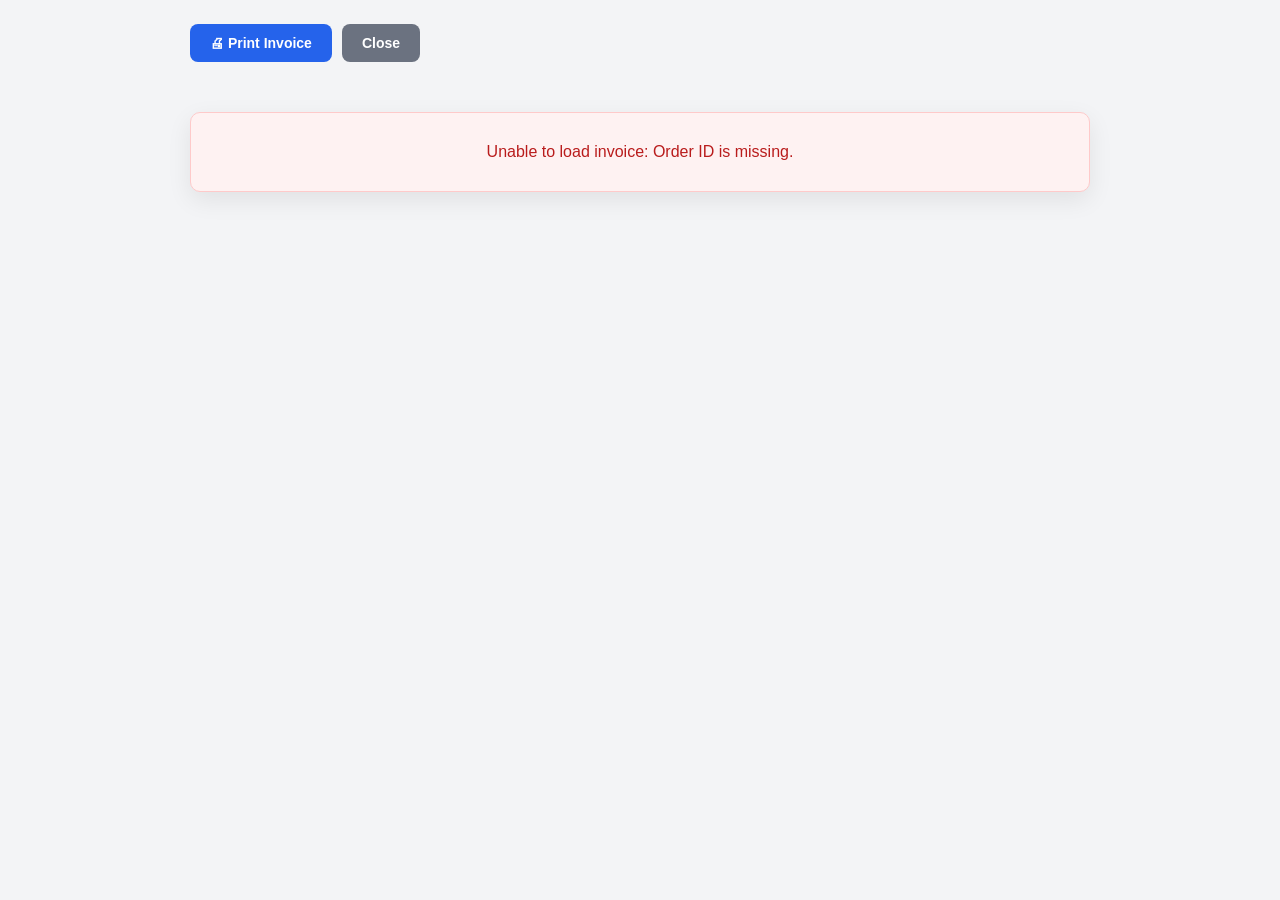
<file: frontend/print/order-print.html>
<!DOCTYPE html>
<html lang="en">

<head>

    <meta charset="UTF-8">

    <meta
        name="viewport"
        content="width=device-width, initial-scale=1.0"
    >

    <title>Order Invoice</title>

    <link
        rel="stylesheet"
        href="../css/app.css"
    >

    <style>

        * {
            box-sizing: border-box;
        }


        body {
            margin: 0;
            padding: 24px;

            background: #f3f4f6;

            font-family:
                Arial,
                Helvetica,
                sans-serif;

            color: #111827;
        }


        /* =========================================
           ACTION BUTTONS
        ========================================= */

        .print-actions {

            max-width: 900px;

            margin: 0 auto 18px;

            display: flex;

            gap: 10px;

        }


        .print-actions button {

            border: none;

            padding: 11px 20px;

            border-radius: 8px;

            cursor: pointer;

            font-size: 14px;

            font-weight: 600;

        }


        .btn-print {

            background: #2563eb;

            color: white;

        }


        .btn-close {

            background: #6b7280;

            color: white;

        }


        /* =========================================
           LOADING / ERROR
        ========================================= */

        .loading,
        .error {

            max-width: 900px;

            margin: 50px auto;

            padding: 30px;

            background: white;

            border-radius: 10px;

            text-align: center;

            box-shadow:
                0 8px 25px
                rgba(0,0,0,.08);

        }


        .error {

            color: #b91c1c;

            background: #fef2f2;

            border:
                1px solid #fecaca;

        }


        /* =========================================
           INVOICE
        ========================================= */

        .invoice {

            width: 100%;

            max-width: 900px;

            margin: 0 auto;

            padding: 38px;

            background: white;

            box-shadow:
                0 8px 30px
                rgba(0,0,0,.08);

        }


        /* =========================================
           HEADER
        ========================================= */

        .invoice-header {

            display: flex;

            justify-content:
                space-between;

            align-items:
                flex-start;

            gap: 25px;

            padding-bottom: 20px;

            margin-bottom: 24px;

            border-bottom:
                2px solid #111827;

        }


        .brand {

            display: flex;

            align-items: flex-start;

            gap: 15px;

            min-width: 0;

        }


        .brand-logo {

            width: 72px;

            height: 72px;

            object-fit: contain;

            border-radius: 8px;

            display: none;

        }


        .brand-text h1 {

            margin: 0 0 5px;

            font-size: 27px;

            line-height: 1.2;

            word-break: break-word;

        }


        .brand-text p {

            margin: 3px 0;

            color: #6b7280;

            font-size: 12px;

            line-height: 1.5;

        }


        .invoice-title {

            text-align: right;

            min-width: 210px;

        }


        .invoice-title h2 {

            margin: 0;

            font-size: 28px;

            letter-spacing: 1px;

        }


        .invoice-title p {

            margin: 5px 0;

            color: #6b7280;

            font-size: 13px;

        }


        /* =========================================
           INFO
        ========================================= */

        .info-grid {

            display: grid;

            grid-template-columns:
                1fr 1fr;

            gap: 18px;

            margin-bottom: 25px;

        }


        .info-box {

            border:
                1px solid #e5e7eb;

            border-radius: 8px;

            padding: 15px;

        }


        .info-box h3 {

            margin: 0 0 10px;

            color: #6b7280;

            font-size: 11px;

            text-transform:
                uppercase;

            letter-spacing: .7px;

        }


        .info-box p {

            margin: 5px 0;

            font-size: 13px;

            line-height: 1.5;

        }


        /* =========================================
           TABLE
        ========================================= */

        table {

            width: 100%;

            border-collapse:
                collapse;

        }


        th {

            padding: 11px 10px;

            background: #111827;

            color: white;

            font-size: 12px;

            text-align: left;

        }


        td {

            padding: 11px 10px;

            border-bottom:
                1px solid #e5e7eb;

            font-size: 13px;

        }


        .text-right {

            text-align: right;

        }


        /* =========================================
           TOTALS
        ========================================= */

        .totals {

            width: 360px;

            margin-left: auto;

            margin-top: 22px;

        }


        .total-row {

            display: flex;

            justify-content:
                space-between;

            gap: 20px;

            padding: 7px 0;

            font-size: 14px;

        }


        .grand-total {

            margin-top: 7px;

            padding: 13px 0;

            border-top:
                2px solid #111827;

            border-bottom:
                2px solid #111827;

            font-size: 19px;

            font-weight: 700;

        }


        .paid {

            color: #15803d;

            font-weight: 600;

        }


        .due {

            color: #dc2626;

            font-size: 16px;

            font-weight: 700;

        }


        /* =========================================
           PAYMENT DETAILS
        ========================================= */

        .payment-section {

            margin-top: 28px;

            padding: 16px;

            border:
                1px solid #e5e7eb;

            border-radius: 8px;

        }


        .payment-section h3 {

            margin: 0 0 12px;

            font-size: 13px;

            text-transform:
                uppercase;

            letter-spacing: .5px;

        }


        .payment-grid {

            display: grid;

            grid-template-columns:
                1fr 1fr;

            gap: 14px;

        }


        .payment-box {

            padding: 12px;

            background: #f9fafb;

            border-radius: 7px;

        }


        .payment-box strong {

            display: block;

            margin-bottom: 5px;

            font-size: 13px;

        }


        .payment-box span {

            display: block;

            color: #4b5563;

            font-size: 12px;

            line-height: 1.6;

        }


        /* =========================================
           RISK
        ========================================= */

        .risk-box {

            margin-top: 22px;

            padding: 14px;

            border:
                1px solid #e5e7eb;

            border-radius: 8px;

            font-size: 12px;

            line-height: 1.6;

        }


        /* =========================================
           FOOTER
        ========================================= */

        .footer {

            margin-top: 38px;

            padding-top: 17px;

            border-top:
                1px solid #e5e7eb;

            text-align: center;

            color: #6b7280;

            font-size: 11px;

            line-height: 1.7;

        }


        .footer strong {

            color: #111827;

        }


        /* =========================================
           MOBILE
        ========================================= */

        @media (max-width: 700px) {

            body {

                padding: 10px;

            }


            .invoice {

                padding: 20px;

            }


            .invoice-header {

                flex-direction: column;

            }


            .invoice-title {

                text-align: left;

            }


            .info-grid {

                grid-template-columns:
                    1fr;

            }


            .payment-grid {

                grid-template-columns:
                    1fr;

            }


            .totals {

                width: 100%;

            }


            table {

                font-size: 11px;

            }


            th,
            td {

                padding: 8px 5px;

            }

        }


        /* =========================================
           PRINT
        ========================================= */

        @media print {

            @page {

                size: A4;

                margin: 10mm;

            }


            html,
            body {

                width: 100%;

                margin: 0;

                padding: 0;

                background: white;

            }


            .print-actions,
            .loading,
            .error {

                display: none !important;

            }


            .invoice {

                display: block !important;

                width: 100%;

                max-width: none;

                margin: 0;

                padding: 0;

                box-shadow: none;

            }


            .invoice-header,
            .info-grid,
            .totals,
            .payment-section,
            .risk-box,
            .footer {

                break-inside: avoid;

                page-break-inside:
                    avoid;

            }


            tr {

                break-inside: avoid;

                page-break-inside:
                    avoid;

            }


            table {

                page-break-inside:
                    auto;

            }


            thead {

                display: table-header-group;

            }


            .brand-logo {

                -webkit-print-color-adjust:
                    exact;

                print-color-adjust:
                    exact;

            }

        }

    </style>

</head>


<body>


<!-- =========================================
     ACTIONS
========================================= -->

<div class="print-actions">

    <button
        class="btn-print"
        onclick="window.print()"
    >
        🖨 Print Invoice
    </button>


    <button
        class="btn-close"
        onclick="window.close()"
    >
        Close
    </button>

</div>


<!-- =========================================
     LOADING
========================================= -->

<div
    id="loading"
    class="loading"
>
    Loading invoice...
</div>


<!-- =========================================
     ERROR
========================================= -->

<div
    id="error"
    class="error"
    style="display:none;"
></div>


<!-- =========================================
     INVOICE
========================================= -->

<div
    id="invoice"
    class="invoice"
    style="display:none;"
>


    <!-- HEADER -->

    <div class="invoice-header">


        <div class="brand">


            <img
                id="businessLogo"
                class="brand-logo"
                alt="Business Logo"
            >


            <div class="brand-text">


                <h1 id="workspaceName">
                    OrderOps AI
                </h1>


                <p id="businessDescription">
                    Autonomous Order Operations
                </p>


                <p
                    id="businessContact"
                ></p>


                <p
                    id="businessAddress"
                ></p>


            </div>


        </div>


        <div class="invoice-title">


            <h2>
                INVOICE
            </h2>


            <p>

                Order:

                <strong
                    id="orderNumber"
                >
                    -
                </strong>

            </p>


            <p id="orderDate">
                -
            </p>


        </div>


    </div>


    <!-- CUSTOMER -->

    <div class="info-grid">


        <div class="info-box">


            <h3>
                Bill To
            </h3>


            <p>

                <strong
                    id="customerName"
                >
                    -
                </strong>

            </p>


            <p id="customerEmail">
                -
            </p>


            <p id="customerPhone">
                -
            </p>


            <p id="customerAddress">
                -
            </p>


        </div>


        <div class="info-box">


            <h3>
                Order Information
            </h3>


            <p>

                <strong>
                    Status:
                </strong>

                <span id="orderStatus">
                    -
                </span>

            </p>


            <p>

                <strong>
                    Risk Level:
                </strong>

                <span id="riskLevel">
                    -
                </span>

            </p>


            <p>

                <strong>
                    Risk Score:
                </strong>

                <span id="riskScore">
                    0
                </span>

            </p>


        </div>


    </div>


    <!-- ITEMS -->

    <table>


        <thead>

            <tr>

                <th>
                    #
                </th>


                <th>
                    Product
                </th>


                <th class="text-right">
                    Quantity
                </th>


                <th class="text-right">
                    Unit Price
                </th>


                <th class="text-right">
                    Total
                </th>

            </tr>

        </thead>


        <tbody
            id="itemsBody"
        ></tbody>


    </table>


    <!-- TOTALS -->

    <div class="totals">


        <div class="total-row">

            <span>
                Subtotal
            </span>

            <strong id="subtotal">
                Rs. 0.00
            </strong>

        </div>


        <div class="total-row paid">

            <span>
                Paid / Recovered
            </span>

            <strong id="paidAmount">
                Rs. 0.00
            </strong>

        </div>


        <div class="total-row">

            <span>
                Refund
            </span>

            <strong id="refundAmount">
                Rs. 0.00
            </strong>

        </div>


        <div class="total-row grand-total">

            <span>
                GRAND TOTAL
            </span>

            <strong id="grandTotal">
                Rs. 0.00
            </strong>

        </div>


        <div class="total-row due">

            <span>
                REMAINING DUE
            </span>

            <strong id="remainingDue">
                Rs. 0.00
            </strong>

        </div>


    </div>


    <!-- PAYMENT DETAILS -->

    <div
        id="paymentSection"
        class="payment-section"
        style="display:none;"
    >


        <h3>
            Payment Details
        </h3>


        <div class="payment-grid">


            <div
                id="bankBox"
                class="payment-box"
                style="display:none;"
            >

                <strong>
                    Bank Account
                </strong>

                <span id="bankName">
                    -
                </span>

                <span id="accountTitle">
                    -
                </span>

                <span id="accountNumber">
                    -
                </span>

            </div>


            <div
                id="jazzcashBox"
                class="payment-box"
                style="display:none;"
            >

                <strong>
                    JazzCash
                </strong>

                <span id="jazzcash">
                    -
                </span>

            </div>


        </div>


    </div>


    <!-- AI RISK -->

    <div class="risk-box">


        <strong>
            OrderOps AI Risk Analysis
        </strong>


        <br>


        Risk Level:

        <span id="riskText">
            -
        </span>


    </div>


    <!-- FOOTER -->

    <div class="footer">


        Thank you for your business.


        <br>


        Generated by

        <strong id="footerWorkspace">
            OrderOps AI
        </strong>


    </div>


</div>


<!-- =========================================
     API
========================================= -->

<script src="../js/api.js"></script>


<script>

/*
=========================================================
ORDEROPS AI PRINT SETTINGS
=========================================================

Settings page saves everything under:

    orderops_settings

The invoice reads the latest values every time
the print page opens.

=========================================================
*/


const SETTINGS_KEY =
    "orderops_settings";


const DEFAULT_SETTINGS = {

    workspaceName:
        "OrderOps AI",

    currency:
        "PKR",

    phone:
        "",

    email:
        "",

    address:
        "",

    description:
        "Autonomous Order Operations powered by AI agents.",

    bankName:
        "",

    accountTitle:
        "",

    accountNumber:
        "",

    jazzcash:
        "",

    logo:
        ""

};


/* =========================================
   GET SETTINGS
========================================= */

function getPrintSettings() {

    try {

        const saved =
            JSON.parse(
                localStorage.getItem(
                    SETTINGS_KEY
                ) || "{}"
            );


        return {
            ...DEFAULT_SETTINGS,
            ...saved
        };

    }

    catch(error) {

        console.error(
            "Settings error:",
            error
        );


        return {
            ...DEFAULT_SETTINGS
        };

    }

}


/* =========================================
   CURRENCY
========================================= */

function formatMoney(value) {

    const settings =
        getPrintSettings();


    const amount =
        Number(value || 0);


    if (
        settings.currency ===
        "USD"
    ) {

        return (
            "$ " +
            amount.toLocaleString(
                "en-US",
                {
                    minimumFractionDigits: 2,
                    maximumFractionDigits: 2
                }
            )
        );

    }


    return (
        "Rs. " +
        amount.toLocaleString(
            "en-PK",
            {
                minimumFractionDigits: 2,
                maximumFractionDigits: 2
            }
        )
    );

}


/* =========================================
   LOAD BUSINESS SETTINGS
========================================= */

function renderBusinessSettings() {

    const settings =
        getPrintSettings();


    /* Workspace name */

    const workspaceName =
        settings.workspaceName ||
        "OrderOps AI";


    document.getElementById(
        "workspaceName"
    ).textContent =
        workspaceName;


    document.getElementById(
        "footerWorkspace"
    ).textContent =
        workspaceName;


    /* Description */

    document.getElementById(
        "businessDescription"
    ).textContent =
        settings.description ||
        "";


    /* Contact */

    const contactParts = [];


    if (settings.phone) {

        contactParts.push(
            settings.phone
        );

    }


    if (settings.email) {

        contactParts.push(
            settings.email
        );

    }


    document.getElementById(
        "businessContact"
    ).textContent =
        contactParts.join(
            "  •  "
        );


    /* Address */

    document.getElementById(
        "businessAddress"
    ).textContent =
        settings.address ||
        "";


    /* Logo */

    const logo =
        document.getElementById(
            "businessLogo"
        );


    if (settings.logo) {

        logo.src =
            settings.logo;

        logo.style.display =
            "block";

    }

    else {

        logo.removeAttribute(
            "src"
        );

        logo.style.display =
            "none";

    }


    /* =====================================
       PAYMENT DETAILS
    ===================================== */

    const paymentSection =
        document.getElementById(
            "paymentSection"
        );


    const bankBox =
        document.getElementById(
            "bankBox"
        );


    const jazzcashBox =
        document.getElementById(
            "jazzcashBox"
        );


    let hasPaymentDetails =
        false;


    /* Bank */

    if (
        settings.bankName ||
        settings.accountTitle ||
        settings.accountNumber
    ) {

        hasPaymentDetails =
            true;


        bankBox.style.display =
            "block";


        document.getElementById(
            "bankName"
        ).textContent =
            settings.bankName ||
            "";


        document.getElementById(
            "accountTitle"
        ).textContent =
            settings.accountTitle ||
            "";


        document.getElementById(
            "accountNumber"
        ).textContent =
            settings.accountNumber ||
            "";

    }

    else {

        bankBox.style.display =
            "none";

    }


    /* JazzCash */

    if (settings.jazzcash) {

        hasPaymentDetails =
            true;


        jazzcashBox.style.display =
            "block";


        document.getElementById(
            "jazzcash"
        ).textContent =
            settings.jazzcash;

    }

    else {

        jazzcashBox.style.display =
            "none";

    }


    paymentSection.style.display =
        hasPaymentDetails
            ? "block"
            : "none";

}


/* =========================================
   LOAD ORDER
========================================= */

async function loadOrder() {

    const params =
        new URLSearchParams(
            window.location.search
        );


    const orderId =
        params.get("id");


    if (!orderId) {

        throw new Error(
            "Order ID is missing."
        );

    }


    console.log(
        "Loading Order ID:",
        orderId
    );


    /*
     * IMPORTANT:
     *
     * apiFetch() already returns parsed JSON.
     *
     * DO NOT use response.json()
     */

    const order =
        await apiFetch(
            `/api/orders/${orderId}`
        );


    console.log(
        "Backend order:",
        order
    );


    if (!order) {

        throw new Error(
            "Backend returned no order data."
        );

    }


    renderOrder(order);

}


/* =========================================
   RENDER ORDER
========================================= */

function renderOrder(order) {


    /* =====================================
       BUSINESS SETTINGS
    ===================================== */

    renderBusinessSettings();


    /* =====================================
       ORDER
    ===================================== */

    document.getElementById(
        "orderNumber"
    ).textContent =
        order.order_number ||
        "-";


    document.getElementById(
        "orderDate"
    ).textContent =
        formatDate(
            order.created_at
        );


    document.getElementById(
        "orderStatus"
    ).textContent =
        order.status ||
        "-";


    document.getElementById(
        "riskLevel"
    ).textContent =
        order.risk_level ||
        "low";


    document.getElementById(
        "riskScore"
    ).textContent =
        order.risk_score ||
        0;


    document.getElementById(
        "riskText"
    ).textContent =
        `${
            order.risk_level ||
            "low"
        } (${
            order.risk_score ||
            0
        })`;


    /* =====================================
       CUSTOMER
    ===================================== */

    const customer =
        order.customer ||
        {};


    document.getElementById(
        "customerName"
    ).textContent =
        order.customer_name ||
        customer.name ||
        "Unknown Customer";


    document.getElementById(
        "customerEmail"
    ).textContent =
        customer.email ||
        "";


    document.getElementById(
        "customerPhone"
    ).textContent =
        customer.phone ||
        "";


    document.getElementById(
        "customerAddress"
    ).textContent =
        customer.address ||
        "";


    /* =====================================
       ITEMS
    ===================================== */

    const tbody =
        document.getElementById(
            "itemsBody"
        );


    tbody.innerHTML =
        "";


    let subtotal =
        0;


    const items =
        Array.isArray(
            order.items
        )
            ? order.items
            : [];


    if (
        items.length === 0
    ) {

        tbody.innerHTML = `

            <tr>

                <td
                    colspan="5"
                    style="
                        text-align:center;
                        padding:20px;
                    "
                >
                    No items found.
                </td>

            </tr>

        `;

    }


    items.forEach(
        (item, index) => {


            const quantity =
                Number(
                    item.quantity ||
                    0
                );


            const unitPrice =
                Number(
                    item.unit_price ||
                    0
                );


            const lineTotal =
                Number(
                    item.line_total ??
                    (
                        quantity *
                        unitPrice
                    )
                );


            subtotal +=
                lineTotal;


            const row =
                document.createElement(
                    "tr"
                );


            row.innerHTML = `

                <td>
                    ${index + 1}
                </td>

                <td>
                    ${escapeHtml(
                        item.product_name ||
                        "Product"
                    )}
                </td>

                <td class="text-right">
                    ${quantity}
                </td>

                <td class="text-right">
                    ${formatMoney(
                        unitPrice
                    )}
                </td>

                <td class="text-right">
                    ${formatMoney(
                        lineTotal
                    )}
                </td>

            `;


            tbody.appendChild(
                row
            );

        }
    );


    /* =====================================
       TOTALS
    ===================================== */

    const grandTotal =
        Number(
            order.total_amount ??
            subtotal
        );


    const paid =
        Number(
            order.recovered_amount ||
            0
        );


    const refund =
        Number(
            order.refund_amount ||
            0
        );


    const remainingDue =
        Math.max(
            grandTotal -
            paid -
            refund,
            0
        );


    document.getElementById(
        "subtotal"
    ).textContent =
        formatMoney(
            subtotal
        );


    document.getElementById(
        "paidAmount"
    ).textContent =
        formatMoney(
            paid
        );


    document.getElementById(
        "refundAmount"
    ).textContent =
        formatMoney(
            refund
        );


    document.getElementById(
        "grandTotal"
    ).textContent =
        formatMoney(
            grandTotal
        );


    document.getElementById(
        "remainingDue"
    ).textContent =
        formatMoney(
            remainingDue
        );


    /* =====================================
       SHOW
    ===================================== */

    document.getElementById(
        "loading"
    ).style.display =
        "none";


    document.getElementById(
        "error"
    ).style.display =
        "none";


    document.getElementById(
        "invoice"
    ).style.display =
        "block";

}


/* =========================================
   DATE
========================================= */

function formatDate(value) {

    if (!value) {

        return "-";

    }


    const date =
        new Date(value);


    if (
        Number.isNaN(
            date.getTime()
        )
    ) {

        return value;

    }


    return date.toLocaleDateString(
        "en-PK",
        {
            year: "numeric",
            month: "short",
            day: "numeric"
        }
    );

}


/* =========================================
   INIT
========================================= */

async function init() {

    try {

        await loadOrder();

    }

    catch(error) {

        console.error(
            "Order print error:",
            error
        );


        document.getElementById(
            "loading"
        ).style.display =
            "none";


        const errorBox =
            document.getElementById(
                "error"
            );


        errorBox.style.display =
            "block";


        errorBox.textContent =
            "Unable to load invoice: " +
            (
                error.message ||
                "Unknown error"
            );

    }

}


init();

</script>

</body>

</html>
</file>
<file: frontend/css/app.css>
* {
    box-sizing: border-box;
}

body {
    margin: 0;
    font-family: Inter, "Segoe UI", Arial, sans-serif;
    background: #f5f7fb;
    color: #172033;
}

button,
input,
select,
textarea {
    font-family: inherit;
}

a {
    text-decoration: none;
}

.app {
    min-height: 100vh;
}

.sidebar {
    position: fixed;
    left: 0;
    top: 0;
    bottom: 0;

    width: 250px;

    background: #0f172a;
    color: white;

    padding: 22px 14px;

    z-index: 100;
}

.logo {
    padding: 8px 12px 28px;

    font-size: 23px;
    font-weight: 800;
}

.logo span {
    color: #38bdf8;
}

.nav-title {
    padding: 10px 12px;

    color: #64748b;

    font-size: 11px;
    font-weight: 800;

    text-transform: uppercase;
}

.nav-link {
    display: block;

    padding: 12px 14px;

    margin-bottom: 5px;

    border-radius: 10px;

    color: #cbd5e1;

    font-size: 14px;
}

.nav-link:hover,
.nav-link.active {
    background: #1e293b;
    color: white;
}

.main {
    margin-left: 250px;

    min-height: 100vh;

    padding: 25px;
}

.topbar {
    display: flex;

    justify-content: space-between;
    align-items: center;

    margin-bottom: 24px;
}

.page-title {
    margin: 0;

    font-size: 28px;
    font-weight: 800;
}

.page-subtitle {
    margin-top: 5px;

    color: #64748b;

    font-size: 14px;
}

.user-area {
    display: flex;

    align-items: center;

    gap: 10px;
}

.avatar {
    width: 40px;
    height: 40px;

    border-radius: 50%;

    background: #0284c7;

    display: grid;
    place-items: center;

    color: white;

    font-weight: 800;
}

.grid {
    display: grid;

    grid-template-columns:
        repeat(4, minmax(0, 1fr));

    gap: 16px;
}

.stat-card {
    background: white;

    border: 1px solid #e5eaf1;

    border-radius: 15px;

    padding: 20px;

    box-shadow:
        0 4px 16px rgba(15, 23, 42, .04);
}

.stat-label {
    color: #64748b;

    font-size: 13px;
}

.stat-value {
    margin-top: 8px;

    font-size: 27px;
    font-weight: 800;
}

.card {
    background: white;

    border: 1px solid #e5eaf1;

    border-radius: 15px;

    padding: 20px;

    margin-top: 18px;

    box-shadow:
        0 4px 16px rgba(15, 23, 42, .04);
}

.card-header {
    display: flex;

    justify-content: space-between;
    align-items: center;

    margin-bottom: 15px;
}

.card-title {
    margin: 0;

    font-size: 17px;
    font-weight: 800;
}

.table-wrapper {
    overflow-x: auto;
}

table {
    width: 100%;

    border-collapse: collapse;
}

th {
    padding: 13px;

    background: #f8fafc;

    color: #64748b;

    font-size: 11px;

    text-align: left;

    text-transform: uppercase;
}

td {
    padding: 13px;

    border-bottom: 1px solid #edf1f5;

    font-size: 13px;
}

.btn {
    border: 0;

    border-radius: 9px;

    padding: 10px 14px;

    cursor: pointer;

    background: #0284c7;

    color: white;

    font-size: 13px;

    font-weight: 700;
}

.btn:hover {
    opacity: .9;
}

.btn-success {
    background: #16a34a;
}

.btn-danger {
    background: #dc2626;
}

.btn-warning {
    background: #d97706;
}

.btn-secondary {
    background: #e2e8f0;
    color: #1e293b;
}

.form-grid {
    display: grid;

    grid-template-columns:
        repeat(2, minmax(0, 1fr));

    gap: 16px;
}

.field {
    display: flex;

    flex-direction: column;
}

.field.full {
    grid-column: 1 / -1;
}

.field label {
    margin-bottom: 6px;

    color: #334155;

    font-size: 13px;

    font-weight: 700;
}

.field input,
.field select,
.field textarea {
    width: 100%;

    padding: 11px 12px;

    border: 1px solid #dbe2ea;

    border-radius: 9px;

    outline: none;

    background: white;
}

.field input:focus,
.field select:focus,
.field textarea:focus {
    border-color: #0284c7;

    box-shadow:
        0 0 0 3px rgba(2, 132, 199, .08);
}

.field textarea {
    min-height: 90px;

    resize: vertical;
}

.actions {
    display: flex;

    gap: 8px;

    align-items: center;

    flex-wrap: wrap;
}

.badge {
    display: inline-block;

    padding: 5px 9px;

    border-radius: 999px;

    font-size: 11px;

    font-weight: 800;

    background: #e0f2fe;
    color: #075985;
}

.badge-green {
    background: #dcfce7;
    color: #166534;
}

.badge-red {
    background: #fee2e2;
    color: #991b1b;
}

.badge-yellow {
    background: #fef3c7;
    color: #92400e;
}

.badge-gray {
    background: #e2e8f0;
    color: #475569;
}

.search {
    width: 300px;

    padding: 11px 13px;

    border: 1px solid #dbe2ea;

    border-radius: 9px;

    outline: none;
}

.toolbar {
    display: flex;

    justify-content: space-between;
    align-items: center;

    gap: 10px;

    margin-bottom: 15px;
}

.empty {
    padding: 35px;

    text-align: center;

    color: #64748b;
}

.activity {
    display: flex;

    flex-direction: column;

    gap: 10px;
}

.activity-item {
    padding: 13px;

    border-radius: 10px;

    background: #f8fafc;

    border: 1px solid #edf1f5;
}

.activity-node {
    font-weight: 800;

    font-size: 13px;
}

.activity-message {
    margin-top: 4px;

    color: #475569;

    font-size: 13px;
}

.activity-date {
    margin-top: 5px;

    color: #94a3b8;

    font-size: 11px;
}

pre {
    white-space: pre-wrap;

    word-break: break-word;
}

@media(max-width: 1050px) {

    .grid {
        grid-template-columns:
            repeat(2, minmax(0, 1fr));
    }
}

@media(max-width: 750px) {

    .sidebar {
        width: 72px;

        padding: 15px 7px;
    }

    .logo {
        text-align: center;

        font-size: 0;
    }

    .logo::after {
        content: "OA";

        font-size: 20px;
    }

    .nav-title {
        display: none;
    }

    .nav-link {
        text-align: center;

        font-size: 0;
    }

    .nav-link::first-letter {
        font-size: 18px;
    }

    .main {
        margin-left: 72px;

        padding: 15px;
    }

    .form-grid {
        grid-template-columns: 1fr;
    }

    .field.full {
        grid-column: auto;
    }

    .search {
        width: 100%;
    }

    .toolbar {
        align-items: stretch;

        flex-direction: column;
    }
}

@media(max-width: 500px) {

    .grid {
        grid-template-columns: 1fr;
    }

    .page-title {
        font-size: 23px;
    }
}

@media print {

    .sidebar,
    .btn,
    .actions {
        display: none !important;
    }

    .main {
        margin-left: 0;

        padding: 10px;
    }

    .card {
        box-shadow: none;
    }
}
</file>
